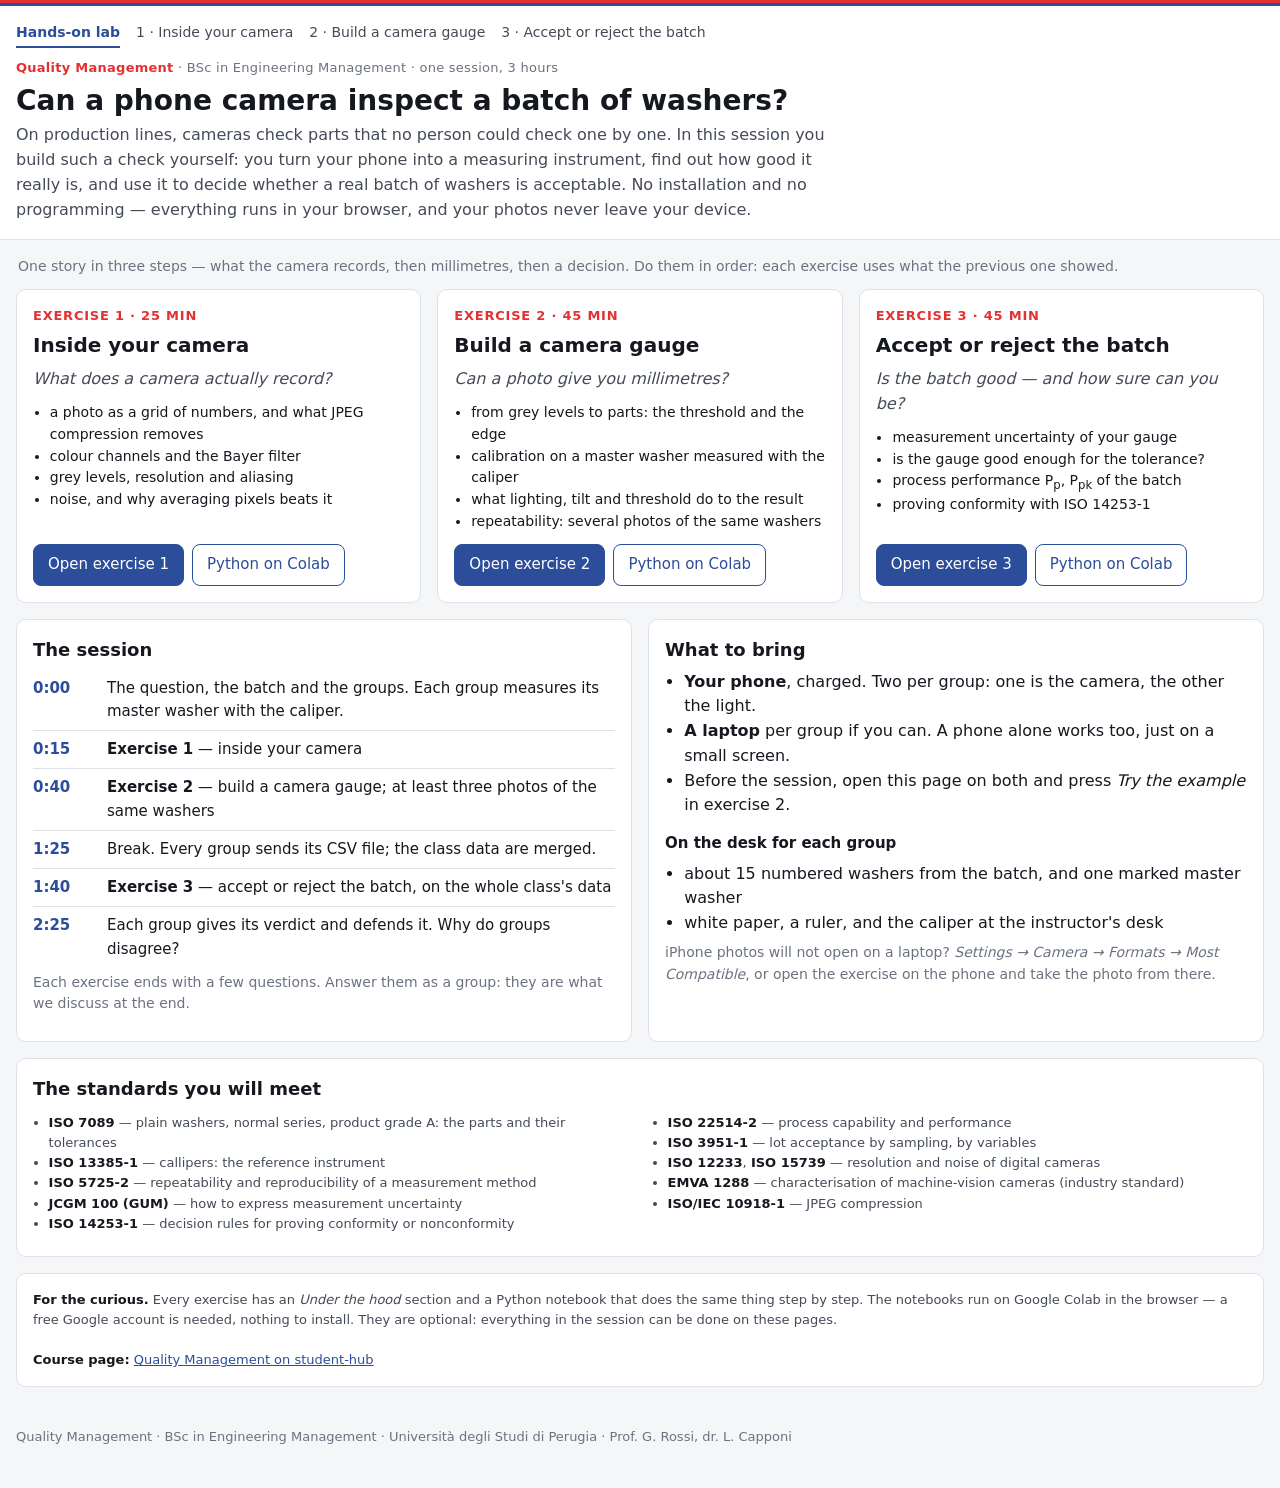
<file: materials/quality-management/hands-on/index.html>
<!DOCTYPE html>
<html lang="en">
<head>
<meta charset="utf-8">
<meta name="viewport" content="width=device-width, initial-scale=1">
<title>Hands-on lab — Quality Management</title>
<meta name="description" content="Can a phone camera inspect a batch of washers? Three hands-on exercises for the Quality Management course, University of Perugia.">
<link rel="stylesheet" href="lab.css">
</head>
<body>

<header class="top">
  <div class="rules"></div>
  <div class="top-in">
    <nav class="nav" aria-label="Lab exercises">
      <a class="home" href="index.html" aria-current="page">Hands-on lab</a>
      <a href="camera.html">1 · Inside your camera</a>
      <a href="gauge.html">2 · Build a camera gauge</a>
      <a href="batch.html">3 · Accept or reject the batch</a>
    </nav>
    <div class="crumbs"><b>Quality Management</b> · BSc in Engineering Management · one session, 3 hours</div>
    <h1>Can a phone camera inspect a batch of washers?</h1>
    <p class="lead">On production lines, cameras check parts that no person could check one by one. In this session you build such a check yourself: you turn your phone into a measuring instrument, find out how good it really is, and use it to decide whether a real batch of washers is acceptable. No installation and no programming — everything runs in your browser, and your photos never leave your device.</p>
  </div>
</header>

<main>
  <p class="hint" style="margin:0 2px 12px">One story in three steps — what the camera records, then millimetres, then a decision. Do them in order: each exercise uses what the previous one showed.</p>
  <div class="ex-grid">
    <article class="card ex">
      <div class="num">Exercise 1 · 25 min</div>
      <h2>Inside your camera</h2>
      <p class="q">What does a camera actually record?</p>
      <ul>
        <li>a photo as a grid of numbers, and what JPEG compression removes</li>
        <li>colour channels and the Bayer filter</li>
        <li>grey levels, resolution and aliasing</li>
        <li>noise, and why averaging pixels beats it</li>
      </ul>
      <div class="go">
        <a class="btn" href="camera.html">Open exercise 1</a>
        <a class="btn ghost" href="https://colab.research.google.com/github/LolloCappo/student-hub/blob/main/materials/quality-management/hands-on/notebooks/1-inside-your-camera.ipynb" target="_blank" rel="noopener">Python on Colab</a>
      </div>
    </article>
    <article class="card ex">
      <div class="num">Exercise 2 · 45 min</div>
      <h2>Build a camera gauge</h2>
      <p class="q">Can a photo give you millimetres?</p>
      <ul>
        <li>from grey levels to parts: the threshold and the edge</li>
        <li>calibration on a master washer measured with the caliper</li>
        <li>what lighting, tilt and threshold do to the result</li>
        <li>repeatability: several photos of the same washers</li>
      </ul>
      <div class="go">
        <a class="btn" href="gauge.html">Open exercise 2</a>
        <a class="btn ghost" href="https://colab.research.google.com/github/LolloCappo/student-hub/blob/main/materials/quality-management/hands-on/notebooks/2-camera-gauge.ipynb" target="_blank" rel="noopener">Python on Colab</a>
      </div>
    </article>
    <article class="card ex">
      <div class="num">Exercise 3 · 45 min</div>
      <h2>Accept or reject the batch</h2>
      <p class="q">Is the batch good — and how sure can you be?</p>
      <ul>
        <li>measurement uncertainty of your gauge</li>
        <li>is the gauge good enough for the tolerance?</li>
        <li>process performance P<sub>p</sub>, P<sub>pk</sub> of the batch</li>
        <li>proving conformity with ISO 14253-1</li>
      </ul>
      <div class="go">
        <a class="btn" href="batch.html">Open exercise 3</a>
        <a class="btn ghost" href="https://colab.research.google.com/github/LolloCappo/student-hub/blob/main/materials/quality-management/hands-on/notebooks/3-accept-or-reject.ipynb" target="_blank" rel="noopener">Python on Colab</a>
      </div>
    </article>
  </div>

  <div class="two">
    <div class="card">
      <h2>The session</h2>
      <ul class="timeline">
        <li><span class="t">0:00</span><span>The question, the batch and the groups. Each group measures its master washer with the caliper.</span></li>
        <li><span class="t">0:15</span><span><b>Exercise 1</b> — inside your camera</span></li>
        <li><span class="t">0:40</span><span><b>Exercise 2</b> — build a camera gauge; at least three photos of the same washers</span></li>
        <li><span class="t">1:25</span><span>Break. Every group sends its CSV file; the class data are merged.</span></li>
        <li><span class="t">1:40</span><span><b>Exercise 3</b> — accept or reject the batch, on the whole class's data</span></li>
        <li><span class="t">2:25</span><span>Each group gives its verdict and defends it. Why do groups disagree?</span></li>
      </ul>
      <p class="hint">Each exercise ends with a few questions. Answer them as a group: they are what we discuss at the end.</p>
    </div>
    <div class="card">
      <h2>What to bring</h2>
      <ul class="kit">
        <li><b>Your phone</b>, charged. Two per group: one is the camera, the other the light.</li>
        <li><b>A laptop</b> per group if you can. A phone alone works too, just on a small screen.</li>
        <li>Before the session, open this page on both and press <i>Try the example</i> in exercise 2.</li>
      </ul>
      <h3>On the desk for each group</h3>
      <ul class="kit">
        <li>about 15 numbered washers from the batch, and one marked master washer</li>
        <li>white paper, a ruler, and the caliper at the instructor's desk</li>
      </ul>
      <p class="hint">iPhone photos will not open on a laptop? <i>Settings → Camera → Formats → Most Compatible</i>, or open the exercise on the phone and take the photo from there.</p>
    </div>
  </div>

  <div class="card">
    <h2>The standards you will meet</h2>
    <div class="two" style="gap:4px 24px">
      <ul class="kit std">
        <li><b>ISO 7089</b> — plain washers, normal series, product grade A: the parts and their tolerances</li>
        <li><b>ISO 13385-1</b> — callipers: the reference instrument</li>
        <li><b>ISO 5725-2</b> — repeatability and reproducibility of a measurement method</li>
        <li><b>JCGM 100 (GUM)</b> — how to express measurement uncertainty</li>
        <li><b>ISO 14253-1</b> — decision rules for proving conformity or nonconformity</li>
      </ul>
      <ul class="kit std">
        <li><b>ISO 22514-2</b> — process capability and performance</li>
        <li><b>ISO 3951-1</b> — lot acceptance by sampling, by variables</li>
        <li><b>ISO 12233</b>, <b>ISO 15739</b> — resolution and noise of digital cameras</li>
        <li><b>EMVA 1288</b> — characterisation of machine-vision cameras (industry standard)</li>
        <li><b>ISO/IEC 10918-1</b> — JPEG compression</li>
      </ul>
    </div>
  </div>

  <div class="card std">
    <b>For the curious.</b> Every exercise has an <i>Under the hood</i> section and a Python notebook that does the same thing step by step. The notebooks run on Google Colab in the browser — a free Google account is needed, nothing to install. They are optional: everything in the session can be done on these pages.
    <br><br>
    <b>Course page:</b> <a href="https://github.com/LolloCappo/student-hub/tree/main/materials/quality-management">Quality Management on student-hub</a>
  </div>
</main>

<footer>Quality Management · BSc in Engineering Management · Università degli Studi di Perugia · Prof. G. Rossi, dr. L. Capponi</footer>
</body>
</html>
</file>
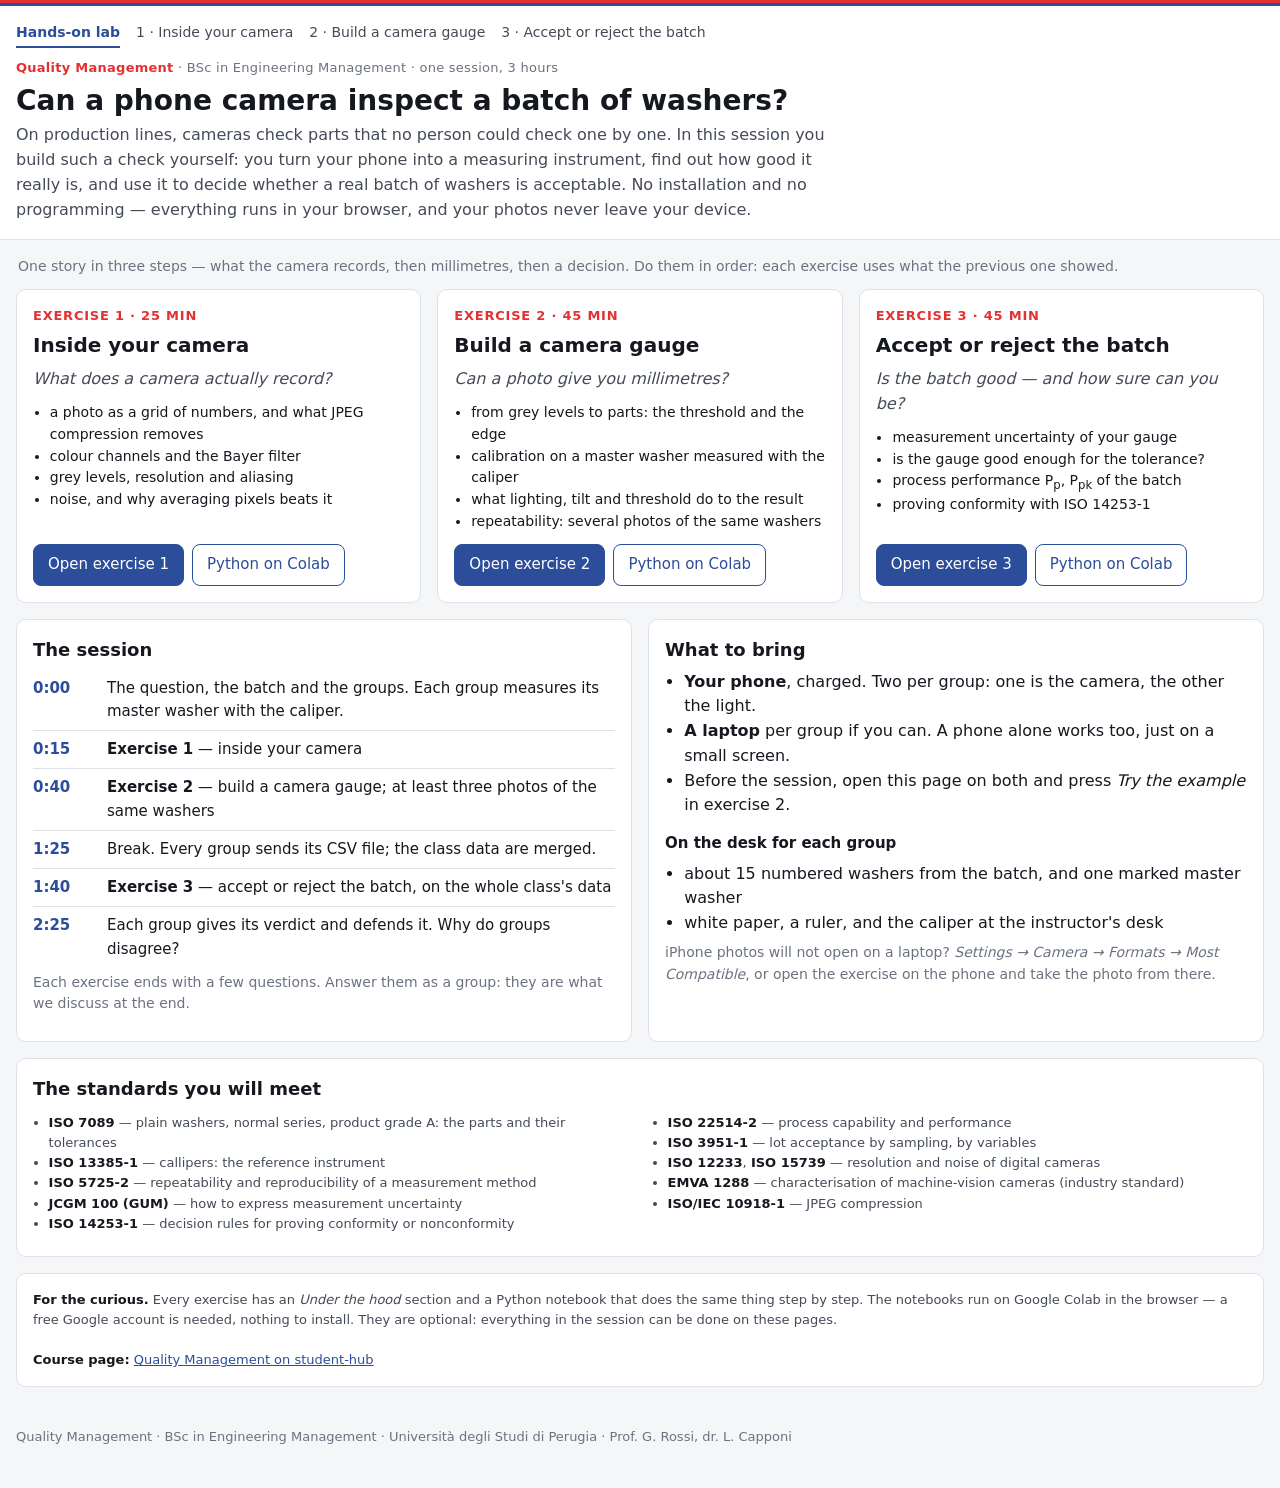
<file: materials/quality-management/lab/index.html>
<!DOCTYPE html>
<html lang="en">
<head>
<meta charset="utf-8">
<meta name="viewport" content="width=device-width, initial-scale=1">
<title>Hands-on lab — Quality Management</title>
<meta name="description" content="Can a phone camera inspect a batch of washers? Three hands-on exercises for the Quality Management course, University of Perugia.">
<link rel="stylesheet" href="lab.css">
</head>
<body>

<header class="top">
  <div class="rules"></div>
  <div class="top-in">
    <nav class="nav" aria-label="Lab exercises">
      <a class="home" href="index.html" aria-current="page">Hands-on lab</a>
      <a href="camera.html">1 · Inside your camera</a>
      <a href="gauge.html">2 · Build a camera gauge</a>
      <a href="batch.html">3 · Accept or reject the batch</a>
    </nav>
    <div class="crumbs"><b>Quality Management</b> · BSc in Engineering Management · one session, 3 hours</div>
    <h1>Can a phone camera inspect a batch of washers?</h1>
    <p class="lead">On production lines, cameras check parts that no person could check one by one. In this session you build such a check yourself: you turn your phone into a measuring instrument, find out how good it really is, and use it to decide whether a real batch of washers is acceptable. No installation and no programming — everything runs in your browser, and your photos never leave your device.</p>
  </div>
</header>

<main>
  <p class="hint" style="margin:0 2px 12px">One story in three steps — what the camera records, then millimetres, then a decision. Do them in order: each exercise uses what the previous one showed.</p>
  <div class="ex-grid">
    <article class="card ex">
      <div class="num">Exercise 1 · 25 min</div>
      <h2>Inside your camera</h2>
      <p class="q">What does a camera actually record?</p>
      <ul>
        <li>a photo as a grid of numbers, and what JPEG compression removes</li>
        <li>colour channels and the Bayer filter</li>
        <li>grey levels, resolution and aliasing</li>
        <li>noise, and why averaging pixels beats it</li>
      </ul>
      <div class="go">
        <a class="btn" href="camera.html">Open exercise 1</a>
        <a class="btn ghost" href="https://colab.research.google.com/github/LolloCappo/student-hub/blob/main/materials/quality-management/lab/notebooks/1-inside-your-camera.ipynb" target="_blank" rel="noopener">Python on Colab</a>
      </div>
    </article>
    <article class="card ex">
      <div class="num">Exercise 2 · 45 min</div>
      <h2>Build a camera gauge</h2>
      <p class="q">Can a photo give you millimetres?</p>
      <ul>
        <li>from grey levels to parts: the threshold and the edge</li>
        <li>calibration on a master washer measured with the caliper</li>
        <li>what lighting, tilt and threshold do to the result</li>
        <li>repeatability: several photos of the same washers</li>
      </ul>
      <div class="go">
        <a class="btn" href="gauge.html">Open exercise 2</a>
        <a class="btn ghost" href="https://colab.research.google.com/github/LolloCappo/student-hub/blob/main/materials/quality-management/lab/notebooks/2-camera-gauge.ipynb" target="_blank" rel="noopener">Python on Colab</a>
      </div>
    </article>
    <article class="card ex">
      <div class="num">Exercise 3 · 45 min</div>
      <h2>Accept or reject the batch</h2>
      <p class="q">Is the batch good — and how sure can you be?</p>
      <ul>
        <li>measurement uncertainty of your gauge</li>
        <li>is the gauge good enough for the tolerance?</li>
        <li>process performance P<sub>p</sub>, P<sub>pk</sub> of the batch</li>
        <li>proving conformity with ISO 14253-1</li>
      </ul>
      <div class="go">
        <a class="btn" href="batch.html">Open exercise 3</a>
        <a class="btn ghost" href="https://colab.research.google.com/github/LolloCappo/student-hub/blob/main/materials/quality-management/lab/notebooks/3-accept-or-reject.ipynb" target="_blank" rel="noopener">Python on Colab</a>
      </div>
    </article>
  </div>

  <div class="two">
    <div class="card">
      <h2>The session</h2>
      <ul class="timeline">
        <li><span class="t">0:00</span><span>The question, the batch and the groups. Each group measures its master washer with the caliper.</span></li>
        <li><span class="t">0:15</span><span><b>Exercise 1</b> — inside your camera</span></li>
        <li><span class="t">0:40</span><span><b>Exercise 2</b> — build a camera gauge; at least three photos of the same washers</span></li>
        <li><span class="t">1:25</span><span>Break. Every group sends its CSV file; the class data are merged.</span></li>
        <li><span class="t">1:40</span><span><b>Exercise 3</b> — accept or reject the batch, on the whole class's data</span></li>
        <li><span class="t">2:25</span><span>Each group gives its verdict and defends it. Why do groups disagree?</span></li>
      </ul>
      <p class="hint">Each exercise ends with a few questions. Answer them as a group: they are what we discuss at the end.</p>
    </div>
    <div class="card">
      <h2>What to bring</h2>
      <ul class="kit">
        <li><b>Your phone</b>, charged. Two per group: one is the camera, the other the light.</li>
        <li><b>A laptop</b> per group if you can. A phone alone works too, just on a small screen.</li>
        <li>Before the session, open this page on both and press <i>Try the example</i> in exercise 2.</li>
      </ul>
      <h3>On the desk for each group</h3>
      <ul class="kit">
        <li>about 15 numbered washers from the batch, and one marked master washer</li>
        <li>white paper, a ruler, and the caliper at the instructor's desk</li>
      </ul>
      <p class="hint">iPhone photos will not open on a laptop? <i>Settings → Camera → Formats → Most Compatible</i>, or open the exercise on the phone and take the photo from there.</p>
    </div>
  </div>

  <div class="card">
    <h2>The standards you will meet</h2>
    <div class="two" style="gap:4px 24px">
      <ul class="kit std">
        <li><b>ISO 7089</b> — plain washers, normal series, product grade A: the parts and their tolerances</li>
        <li><b>ISO 13385-1</b> — callipers: the reference instrument</li>
        <li><b>ISO 5725-2</b> — repeatability and reproducibility of a measurement method</li>
        <li><b>JCGM 100 (GUM)</b> — how to express measurement uncertainty</li>
        <li><b>ISO 14253-1</b> — decision rules for proving conformity or nonconformity</li>
      </ul>
      <ul class="kit std">
        <li><b>ISO 22514-2</b> — process capability and performance</li>
        <li><b>ISO 3951-1</b> — lot acceptance by sampling, by variables</li>
        <li><b>ISO 12233</b>, <b>ISO 15739</b> — resolution and noise of digital cameras</li>
        <li><b>EMVA 1288</b> — characterisation of machine-vision cameras (industry standard)</li>
        <li><b>ISO/IEC 10918-1</b> — JPEG compression</li>
      </ul>
    </div>
  </div>

  <div class="card std">
    <b>For the curious.</b> Every exercise has an <i>Under the hood</i> section and a Python notebook that does the same thing step by step. The notebooks run on Google Colab in the browser — a free Google account is needed, nothing to install. They are optional: everything in the session can be done on these pages.
    <br><br>
    <b>Course page:</b> <a href="https://github.com/LolloCappo/student-hub/tree/main/materials/quality-management">Quality Management on student-hub</a>
  </div>
</main>

<footer>Quality Management · BSc in Engineering Management · Università degli Studi di Perugia · Prof. G. Rossi, dr. L. Capponi</footer>
</body>
</html>
</file>
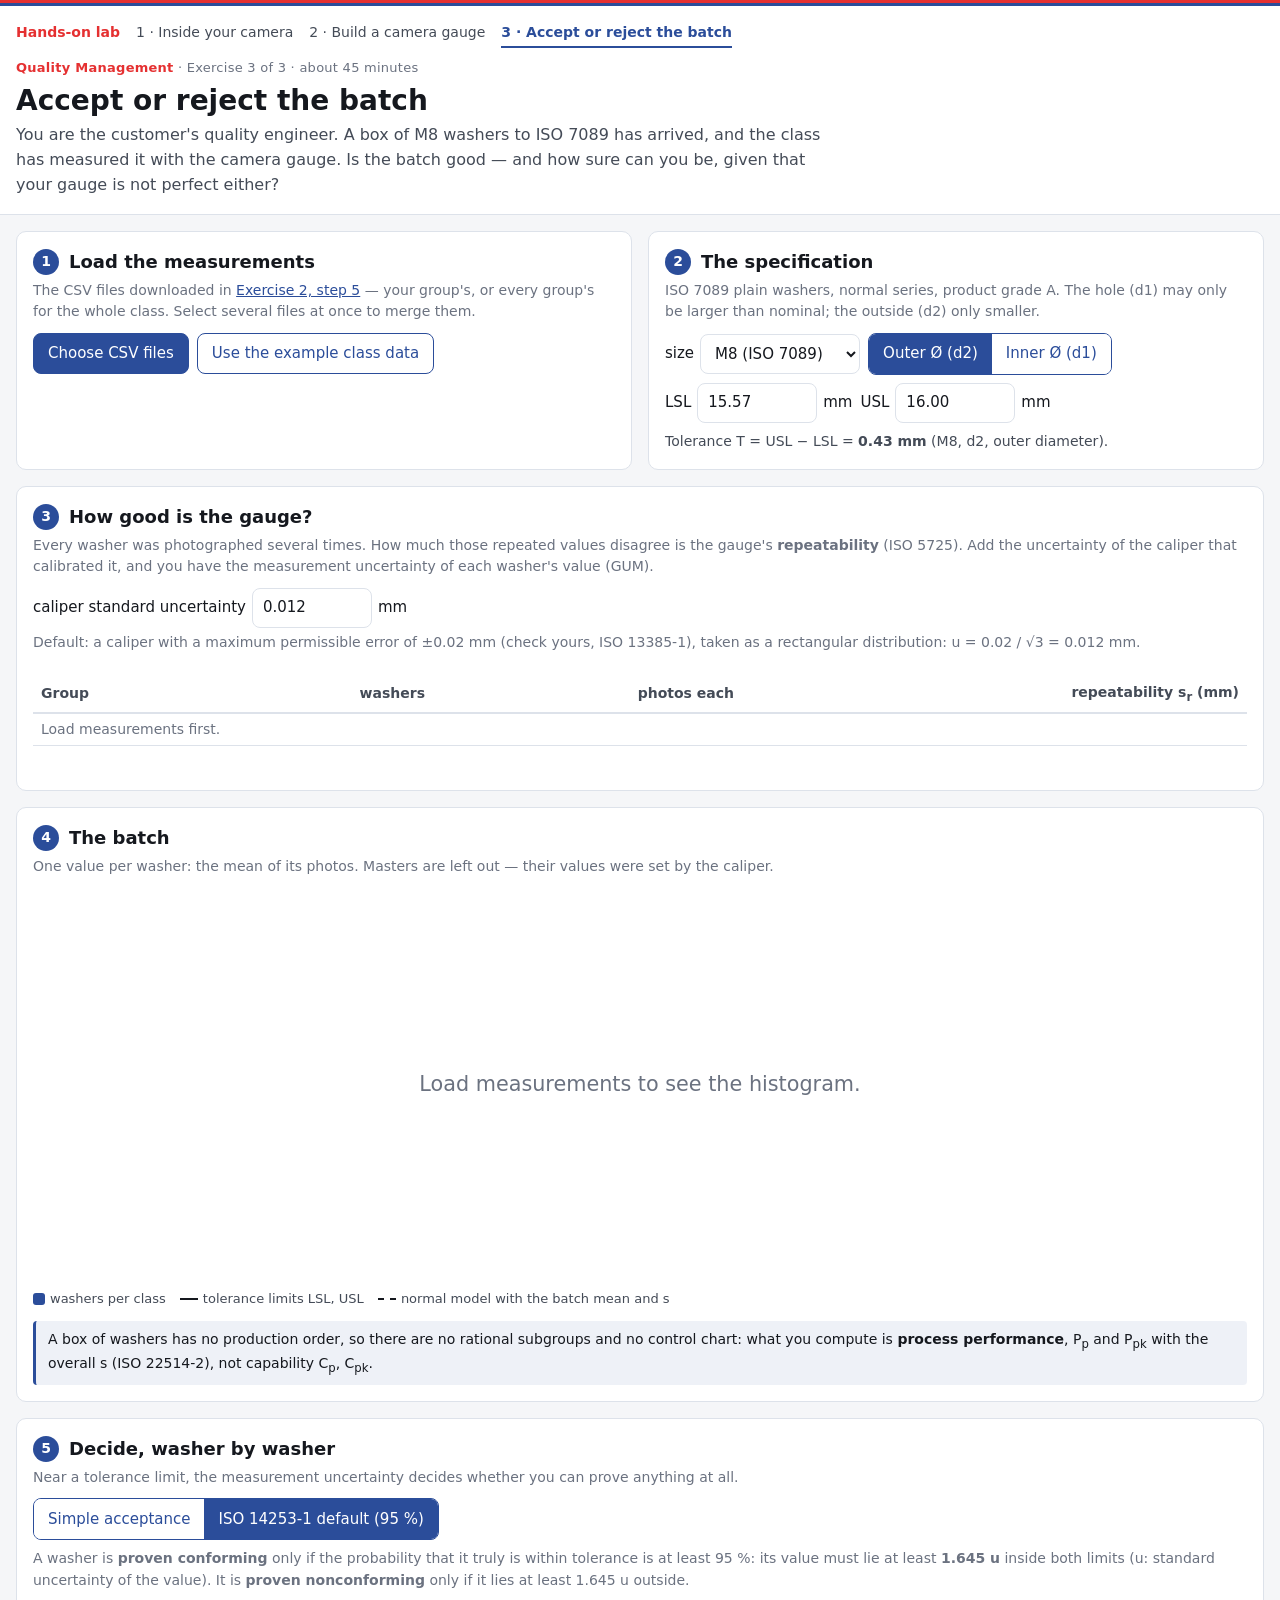
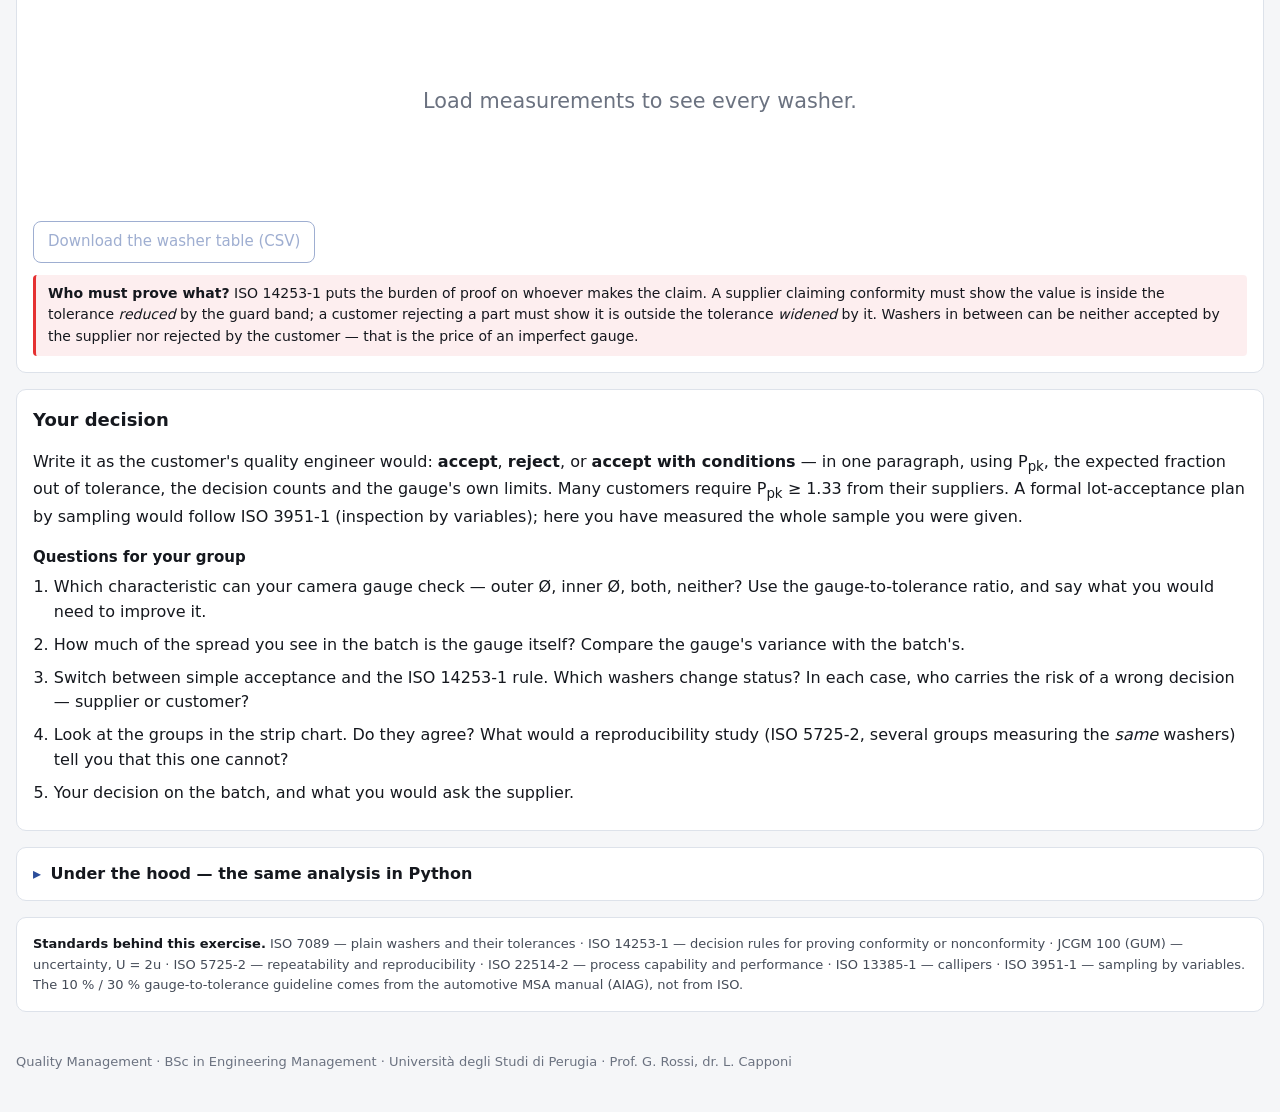
<file: materials/quality-management/hands-on/batch.html>
<!DOCTYPE html>
<html lang="en">
<head>
<meta charset="utf-8">
<meta name="viewport" content="width=device-width, initial-scale=1">
<title>Accept or reject the batch — Quality Management lab</title>
<meta name="description" content="Use the class's camera measurements to decide whether a batch of ISO 7089 washers is acceptable — and how sure you can be.">
<link rel="stylesheet" href="lab.css">
</head>
<body>

<header class="top">
  <div class="rules"></div>
  <div class="top-in">
    <nav class="nav" aria-label="Lab exercises">
      <a class="home" href="index.html">Hands-on lab</a>
      <a href="camera.html">1 · Inside your camera</a>
      <a href="gauge.html">2 · Build a camera gauge</a>
      <a href="batch.html" aria-current="page">3 · Accept or reject the batch</a>
    </nav>
    <div class="crumbs"><b>Quality Management</b> · Exercise 3 of 3 · about 45 minutes</div>
    <h1>Accept or reject the batch</h1>
    <p class="lead">You are the customer's quality engineer. A box of M8 washers to ISO 7089 has arrived, and the class has measured it with the camera gauge. Is the batch good — and how sure can you be, given that your gauge is not perfect either?</p>
  </div>
</header>

<main>
  <div class="two">
    <div class="card">
      <h2><span class="step-n">1</span>Load the measurements</h2>
      <p class="hint">The CSV files downloaded in <a href="gauge.html#step5">Exercise 2, step 5</a> — your group's, or every group's for the whole class. Select several files at once to merge them.</p>
      <div class="row">
        <label class="btn" for="file">Choose CSV files</label>
        <input type="file" id="file" accept=".csv,text/csv" multiple hidden>
        <button class="ghost" id="btnDemo" type="button">Use the example class data</button>
      </div>
      <div class="status" id="loadStatus"></div>
    </div>

    <div class="card">
      <h2><span class="step-n">2</span>The specification</h2>
      <p class="hint">ISO 7089 plain washers, normal series, product grade A. The hole (d1) may only be larger than nominal; the outside (d2) only smaller.</p>
      <div class="row">
        <label class="inline">size <select id="size"></select></label>
        <div class="seg" role="group" aria-label="Characteristic">
          <button type="button" id="cOD" aria-pressed="true">Outer Ø (d2)</button>
          <button type="button" id="cID" aria-pressed="false">Inner Ø (d1)</button>
        </div>
      </div>
      <div class="row" style="margin-top:8px">
        <label class="inline">LSL <input type="number" id="lsl" step="0.01"> mm</label>
        <label class="inline">USL <input type="number" id="usl" step="0.01"> mm</label>
      </div>
      <div class="status" id="specStatus"></div>
    </div>
  </div>

  <div class="card">
    <h2><span class="step-n">3</span>How good is the gauge?</h2>
    <p class="hint">Every washer was photographed several times. How much those repeated values disagree is the gauge's <b>repeatability</b> (ISO 5725). Add the uncertainty of the caliper that calibrated it, and you have the measurement uncertainty of each washer's value (GUM).</p>
    <div class="row">
      <label class="inline">caliper standard uncertainty <input type="number" id="ucal" step="0.001" min="0" value="0.012"> mm</label>
    </div>
    <p class="hint">Default: a caliper with a maximum permissible error of ±0.02 mm (check yours, ISO 13385-1), taken as a rectangular distribution: u = 0.02 / √3 = 0.012 mm.</p>
    <div class="figs" id="gaugeFigs"></div>
    <div class="tbl-wrap" style="margin-top:12px">
      <table>
        <thead><tr><th>Group</th><th class="num">washers</th><th class="num">photos each</th><th class="num">repeatability s<sub>r</sub> (mm)</th></tr></thead>
        <tbody id="groupBody"><tr><td colspan="4" class="hint">Load measurements first.</td></tr></tbody>
      </table>
    </div>
    <div class="status" id="gaugeStatus"></div>
  </div>

  <div class="card">
    <h2><span class="step-n">4</span>The batch</h2>
    <p class="hint">One value per washer: the mean of its photos. Masters are left out — their values were set by the caliper.</p>
    <div class="figs" id="batchFigs"></div>
    <div class="chart" id="histBox" style="margin-top:12px">
      <svg id="histSvg" viewBox="0 0 760 240" role="img" aria-label="Histogram of washer diameters with the tolerance limits"></svg>
      <div class="tip" id="histTip"></div>
    </div>
    <div class="legend">
      <span><span class="sw" style="background:var(--blue)"></span>washers per class</span>
      <span><span class="ln"></span>tolerance limits LSL, USL</span>
      <span><span class="ln dash"></span>normal model with the batch mean and s</span>
    </div>
    <div class="note">A box of washers has no production order, so there are no rational subgroups and no control chart: what you compute is <b>process performance</b>, P<sub>p</sub> and P<sub>pk</sub> with the overall s (ISO 22514-2), not capability C<sub>p</sub>, C<sub>pk</sub>.</div>
  </div>

  <div class="card">
    <h2><span class="step-n">5</span>Decide, washer by washer</h2>
    <p class="hint">Near a tolerance limit, the measurement uncertainty decides whether you can prove anything at all.</p>
    <div class="seg" role="group" aria-label="Decision rule">
      <button type="button" id="rSimple" aria-pressed="false">Simple acceptance</button>
      <button type="button" id="rISO" aria-pressed="true">ISO 14253-1 default (95 %)</button>
    </div>
    <p class="hint" id="ruleText" style="margin-top:8px"></p>
    <div class="row" id="pills" style="margin-top:4px"></div>
    <div class="chart" id="stripBox" style="margin-top:10px">
      <svg id="stripSvg" viewBox="0 0 760 260" role="img" aria-label="Every washer by group, against the tolerance and acceptance limits"></svg>
      <div class="tip" id="stripTip"></div>
    </div>
    <div class="legend" id="stripLegend"></div>
    <div class="row" style="margin-top:12px">
      <button class="ghost" id="btnCSV" type="button" disabled>Download the washer table (CSV)</button>
    </div>
    <div class="why"><b>Who must prove what?</b> ISO 14253-1 puts the burden of proof on whoever makes the claim. A supplier claiming conformity must show the value is inside the tolerance <i>reduced</i> by the guard band; a customer rejecting a part must show it is outside the tolerance <i>widened</i> by it. Washers in between can be neither accepted by the supplier nor rejected by the customer — that is the price of an imperfect gauge.</div>
  </div>

  <div class="card">
    <h2>Your decision</h2>
    <p>Write it as the customer's quality engineer would: <b>accept</b>, <b>reject</b>, or <b>accept with conditions</b> — in one paragraph, using P<sub>pk</sub>, the expected fraction out of tolerance, the decision counts and the gauge's own limits. Many customers require P<sub>pk</sub> ≥ 1.33 from their suppliers. A formal lot-acceptance plan by sampling would follow ISO 3951-1 (inspection by variables); here you have measured the whole sample you were given.</p>
    <h3>Questions for your group</h3>
    <ol class="q">
      <li>Which characteristic can your camera gauge check — outer Ø, inner Ø, both, neither? Use the gauge-to-tolerance ratio, and say what you would need to improve it.</li>
      <li>How much of the spread you see in the batch is the gauge itself? Compare the gauge's variance with the batch's.</li>
      <li>Switch between simple acceptance and the ISO 14253-1 rule. Which washers change status? In each case, who carries the risk of a wrong decision — supplier or customer?</li>
      <li>Look at the groups in the strip chart. Do they agree? What would a reproducibility study (ISO 5725-2, several groups measuring the <i>same</i> washers) tell you that this one cannot?</li>
      <li>Your decision on the batch, and what you would ask the supplier.</li>
    </ol>
  </div>

  <details>
    <summary>Under the hood — the same analysis in Python</summary>
    <div class="in">
      <p class="hint" style="margin-top:0">For the curious: the notebook does this analysis with pandas, step by step, on the example data or on your class's CSV files. It runs on Google Colab — nothing to install (a free Google account is needed).</p>
      <p><a class="btn" href="https://colab.research.google.com/github/LolloCappo/student-hub/blob/main/materials/quality-management/hands-on/notebooks/3-accept-or-reject.ipynb" target="_blank" rel="noopener">Open the notebook in Colab</a></p>
<pre id="pyCode">import numpy as np, pandas as pd
from scipy.stats import norm

df = pd.read_csv("example-class.csv")
df = df[df.master.astype(str).str.lower() != "true"]                  # masters were set by the caliper
by = df.groupby(["group", "part"]).od_mm                              # one washer = group + part name

s_r = np.sqrt((by.var() * (by.count() - 1)).sum() / (by.count() - 1).sum())   # pooled repeatability
u   = np.sqrt(s_r**2 / by.count().median() + 0.012**2)                # + caliper; for a mean of n photos
x   = by.mean()                                                       # one value per washer

LSL, USL = 15.57, 16.00                                               # ISO 7089, M8, outer diameter
m, s = x.mean(), x.std()
print(f"6u/T = {6 * u / (USL - LSL):.0%}   Pp = {(USL - LSL) / (6 * s):.2f}   Ppk = {min(USL - m, m - LSL) / (3 * s):.2f}")
print(f"expected out of tolerance: {1e6 * (norm.cdf(LSL, m, s) + norm.sf(USL, m, s)):.0f} ppm")

g = 1.645 * u                                                         # ISO 14253-1: 95 % conformance probability
status = np.where((x >= LSL + g) & (x <= USL - g), "conforming",
         np.where((x < LSL - g) | (x > USL + g), "nonconforming", "cannot decide"))
print(pd.Series(status).value_counts())</pre>
      <button class="ghost" id="btnCopy" type="button">Copy code</button>
    </div>
  </details>

  <div class="card std">
    <b>Standards behind this exercise.</b> ISO 7089 — plain washers and their tolerances ·
    ISO 14253-1 — decision rules for proving conformity or nonconformity ·
    JCGM 100 (GUM) — uncertainty, U = 2u ·
    ISO 5725-2 — repeatability and reproducibility ·
    ISO 22514-2 — process capability and performance ·
    ISO 13385-1 — callipers · ISO 3951-1 — sampling by variables.
    The 10 % / 30 % gauge-to-tolerance guideline comes from the automotive MSA manual (AIAG), not from ISO.
  </div>
</main>

<footer>Quality Management · BSc in Engineering Management · Università degli Studi di Perugia · Prof. G. Rossi, dr. L. Capponi</footer>

<script>
'use strict';
const $ = (s) => document.querySelector(s);

/* ISO 7089, product grade A: d1 (hole) and d2 (outside), limits in mm */
const ISO7089 = {
  M5: { d1: [5.30, 5.48], d2: [9.64, 10.00] },
  M6: { d1: [6.40, 6.62], d2: [11.57, 12.00] },
  M8: { d1: [8.40, 8.62], d2: [15.57, 16.00] },
  M10: { d1: [10.50, 10.77], d2: [19.48, 20.00] },
  M12: { d1: [13.00, 13.27], d2: [23.48, 24.00] },
};
const st = { rows: [], files: [], size: 'M8', ch: 'od', lsl: null, usl: null, rule: 'iso', res: null };

/* ---------------- CSV ---------------- */
function parseCSV(text) {
  const out = []; let row = [], cell = '', q = false;
  for (let i = 0; i < text.length; i++) {
    const c = text[i];
    if (q) { if (c === '"') { if (text[i + 1] === '"') { cell += '"'; i++; } else q = false; } else cell += c; }
    else if (c === '"') q = true;
    else if (c === ',') { row.push(cell); cell = ''; }
    else if (c === '\n' || c === '\r') { if (c === '\r' && text[i + 1] === '\n') i++; row.push(cell); cell = ''; if (row.some(v => v !== '')) out.push(row); row = []; }
    else cell += c;
  }
  row.push(cell); if (row.some(v => v !== '')) out.push(row);
  if (!out.length) return [];
  const head = out[0].map(h => h.trim().toLowerCase());
  return out.slice(1).map(r => Object.fromEntries(head.map((h, i) => [h, (r[i] || '').trim()])));
}

function addCSV(text, fname) {
  const recs = parseCSV(text);
  if (!recs.length || !('od_mm' in recs[0]) || !('part' in recs[0])) return `${fname}: not a gauge CSV (needs columns part, od_mm, id_mm).`;
  const stem = fname.replace(/\.csv$/i, '');
  for (const r of recs) {
    const od = parseFloat(r.od_mm), id = parseFloat(r.id_mm);
    if (isNaN(od) && isNaN(id)) continue;
    st.rows.push({ group: r.group || stem, part: r.part, od: isNaN(od) ? null : od, id: isNaN(id) ? null : id, master: /^true$/i.test(r.master || '') });
  }
  return null;
}

$('#file').addEventListener('change', async (e) => {
  const files = [...(e.target.files || [])]; if (!files.length) return;
  st.rows = []; const errs = [];
  for (const f of files) { const err = addCSV(await f.text(), f.name); if (err) errs.push(err); }
  st.files = files.map(f => f.name);
  e.target.value = '';
  afterLoad(errs);
});
$('#btnDemo').addEventListener('click', () => {
  const go = () => { st.rows = []; addCSV(window.EXAMPLE_CLASS_CSV, 'example-class.csv'); st.files = ['example class data']; afterLoad([]); };
  if (window.EXAMPLE_CLASS_CSV) return go();
  const s = document.createElement('script'); s.src = 'data/example-class.js'; s.onload = go;
  s.onerror = () => setStatus('#loadStatus', 'The example data could not be loaded.', true);
  document.head.appendChild(s);
});
function afterLoad(errs) {
  const groups = new Set(st.rows.map(r => r.group));
  const washers = new Set(st.rows.filter(r => !r.master).map(r => r.group + '/' + r.part));
  setStatus('#loadStatus', (errs.length ? errs.join(' ') + ' ' : '') +
    `<b>${st.rows.length} measurements</b> · ${groups.size} group${groups.size === 1 ? '' : 's'} · ${washers.size} washers (masters excluded).`, errs.length > 0, true);
  $('#btnCSV').disabled = !washers.size;
  analyse();
}

/* ---------------- specification ---------------- */
const sizeSel = $('#size');
sizeSel.innerHTML = Object.keys(ISO7089).map(k => `<option value="${k}" ${k === 'M8' ? 'selected' : ''}>${k} (ISO 7089)</option>`).join('') + '<option value="custom">custom</option>';
sizeSel.addEventListener('change', () => { st.size = sizeSel.value; setSpec(); });
$('#cOD').addEventListener('click', () => { st.ch = 'od'; press('#cOD', '#cID'); setSpec(); });
$('#cID').addEventListener('click', () => { st.ch = 'id'; press('#cID', '#cOD'); setSpec(); });
$('#lsl').addEventListener('input', () => { sizeSel.value = 'custom'; st.size = 'custom'; readSpec(); analyse(); });
$('#usl').addEventListener('input', () => { sizeSel.value = 'custom'; st.size = 'custom'; readSpec(); analyse(); });
$('#ucal').addEventListener('input', analyse);
function press(on, off) { $(on).setAttribute('aria-pressed', 'true'); $(off).setAttribute('aria-pressed', 'false'); }
function setSpec() {
  if (st.size !== 'custom') {
    const [l, u] = ISO7089[st.size][st.ch === 'od' ? 'd2' : 'd1'];
    $('#lsl').value = l.toFixed(2); $('#usl').value = u.toFixed(2);
  }
  readSpec(); analyse();
}
function readSpec() {
  st.lsl = parseFloat($('#lsl').value); st.usl = parseFloat($('#usl').value);
  const ok = st.usl > st.lsl;
  setStatus('#specStatus', ok ? `Tolerance T = USL − LSL = <b>${(st.usl - st.lsl).toFixed(2)} mm</b>` + (st.size !== 'custom' ? ` (${st.size}, ${st.ch === 'od' ? 'd2, outer' : 'd1, inner'} diameter).` : '.') : 'USL must be larger than LSL.', !ok, true);
}

/* ---------------- statistics ---------------- */
function mean(a) { return a.reduce((s, v) => s + v, 0) / a.length; }
function variance(a) { const m = mean(a); return a.reduce((s, v) => s + (v - m) ** 2, 0) / (a.length - 1); }
function median(a) { const b = [...a].sort((x, y) => x - y); return b.length % 2 ? b[b.length >> 1] : (b[b.length / 2 - 1] + b[b.length / 2]) / 2; }
function erf(x) { // Abramowitz & Stegun 7.1.26, |error| < 1.5e-7
  const s = Math.sign(x); x = Math.abs(x);
  const t = 1 / (1 + 0.3275911 * x);
  return s * (1 - (((((1.061405429 * t - 1.453152027) * t) + 1.421413741) * t - 0.284496736) * t + 0.254829592) * t * Math.exp(-x * x));
}
const Phi = (z) => 0.5 * (1 + erf(z / Math.SQRT2));

function analyse() {
  if (!st.rows.length || !(st.usl > st.lsl)) { st.res = null; drawAll(); return; }
  const key = st.ch, ucal = Math.max(0, parseFloat($('#ucal').value) || 0);
  const W = new Map();
  for (const r of st.rows) {
    if (r.master || r[key] == null) continue;
    const k = r.group + '/' + r.part;
    if (!W.has(k)) W.set(k, { group: r.group, part: r.part, vals: [] });
    W.get(k).vals.push(r[key]);
  }
  const washers = [...W.values()];
  if (!washers.length) { st.res = null; drawAll(); return; }
  // pooled repeatability, overall and per group
  const pool = (list) => { let num = 0, den = 0; for (const w of list) if (w.vals.length > 1) { num += variance(w.vals) * (w.vals.length - 1); den += w.vals.length - 1; } return den ? { s: Math.sqrt(num / den), dof: den } : null; };
  const rep = pool(washers);
  const nTyp = median(washers.map(w => w.vals.length));
  const groups = [...new Set(washers.map(w => w.group))].sort((a, b) => a.localeCompare(b, 'en', { numeric: true }));
  const perGroup = groups.map(g => { const l = washers.filter(w => w.group === g); return { g, n: l.length, photos: median(l.map(w => w.vals.length)), rep: pool(l) }; });
  const uRep = rep ? rep.s / Math.sqrt(nTyp) : null;
  const u = uRep != null ? Math.sqrt(uRep ** 2 + ucal ** 2) : null;
  // batch
  for (const w of washers) w.x = mean(w.vals);
  const xs = washers.map(w => w.x), n = xs.length, m = mean(xs), s = n > 1 ? Math.sqrt(variance(xs)) : null;
  const T = st.usl - st.lsl;
  const pp = s ? T / (6 * s) : null, ppk = s ? Math.min(st.usl - m, m - st.lsl) / (3 * s) : null;
  const pOut = s ? Phi((st.lsl - m) / s) + (1 - Phi((st.usl - m) / s)) : null;
  // decisions
  const g = st.rule === 'iso' && u != null ? 1.645 * u : 0;
  for (const w of washers) {
    if (w.x >= st.lsl + g && w.x <= st.usl - g) w.status = 'ok';
    else if (w.x < st.lsl - g || w.x > st.usl + g) w.status = 'bad';
    else w.status = 'warn';
  }
  st.res = { washers, groups, perGroup, rep, nTyp, uRep, ucal, u, U: u != null ? 2 * u : null, g, m, s, n, pp, ppk, pOut, T,
             gaugeShare: s && uRep ? uRep ** 2 / s ** 2 : null };
  drawAll();
}

/* ---------------- drawing ---------------- */
const fmt = (v, d) => v == null || isNaN(v) ? '—' : v.toFixed(d);
const fig = (k, v, s) => `<div class="fig"><div class="k">${k}</div><div class="v">${v}</div><div class="s">${s}</div></div>`;
const STATUS = { ok: { word: 'conforming', sym: '✓', cls: 'ok' }, warn: { word: 'cannot be decided', sym: '?', cls: 'warn' }, bad: { word: 'nonconforming', sym: '✕', cls: 'bad' } };

function drawAll() {
  const r = st.res;
  $('#ruleText').innerHTML = st.rule === 'iso'
    ? `A washer is <b>proven conforming</b> only if the probability that it truly is within tolerance is at least 95 %: its value must lie at least <b>1.645 u</b> inside both limits (u: standard uncertainty of the value). It is <b>proven nonconforming</b> only if it lies at least 1.645 u outside.`
    : `Every measured value inside the tolerance is accepted, everything outside rejected — as if the gauge were perfect. Simple, and common in practice; the risk of a wrong decision is simply not stated.`;
  if (!r) {
    $('#gaugeFigs').innerHTML = $('#batchFigs').innerHTML = $('#pills').innerHTML = $('#stripLegend').innerHTML = '';
    $('#groupBody').innerHTML = '<tr><td colspan="4" class="hint">Load measurements first.</td></tr>';
    setStatus('#gaugeStatus', ''); drawHist(); drawStrip(); return;
  }
  // gauge
  const ratio = r.u != null ? 6 * r.u / r.T : null;
  const verdict = ratio == null ? '' : ratio <= 0.10 ? 'good enough for this tolerance' : ratio <= 0.30 ? 'marginal for this tolerance' : 'not good enough for this tolerance';
  $('#gaugeFigs').innerHTML =
    fig('Repeatability s<sub>r</sub>', fmt(r.rep && r.rep.s * 1000, 1) + ' µm', `one photo · ${r.rep ? r.rep.dof : 0} degrees of freedom`) +
    fig('Photos per washer', fmt(r.nTyp, 0), `the mean of ${fmt(r.nTyp, 0)} photos: s<sub>r</sub>/√${fmt(r.nTyp, 0)} = ${fmt(r.uRep && r.uRep * 1000, 1)} µm`) +
    fig('Uncertainty u', fmt(r.u && r.u * 1000, 1) + ' µm', `√(${fmt(r.uRep && r.uRep * 1000, 1)}² + ${fmt(r.ucal * 1000, 1)}²) µm, repeatability and caliper`) +
    fig('Expanded U = 2u', fmt(r.U && r.U * 1000, 0) + ' µm', 'about 95 % coverage (GUM, k = 2)') +
    fig('Gauge-to-tolerance 6u/T', fmt(ratio && ratio * 100, 0) + ' %', verdict);
  $('#groupBody').innerHTML = r.perGroup.map(p => `<tr><td>${esc(p.g)}</td><td class="num">${p.n}</td><td class="num">${fmt(p.photos, 0)}</td><td class="num">${p.rep ? fmt(p.rep.s, 4) : '— (one photo only)'}</td></tr>`).join('');
  setStatus('#gaugeStatus', r.rep ? `Guideline (AIAG MSA): 6u/T up to 10 % good, 10–30 % marginal, above 30 % not adequate. Here: <b>${verdict}</b>.` : 'Each washer needs at least two photos to estimate repeatability.', !r.rep || ratio > 0.3, true);
  // batch
  $('#batchFigs').innerHTML =
    fig('Washers', r.n, `${r.groups.length} group${r.groups.length === 1 ? '' : 's'}`) +
    fig('Mean', fmt(r.m, 3) + ' mm', `nominal limits ${fmt(st.lsl, 2)}–${fmt(st.usl, 2)}`) +
    fig('Standard deviation s', fmt(r.s && r.s * 1000, 1) + ' µm', r.gaugeShare != null ? `${fmt(r.gaugeShare * 100, 0)} % of its variance is the gauge` : 'between washers') +
    fig('P<sub>p</sub>', fmt(r.pp, 2), 'tolerance / 6s') +
    fig('P<sub>pk</sub>', fmt(r.ppk, 2), 'distance to nearest limit / 3s') +
    fig('Expected out of tolerance', r.pOut == null ? '—' : r.pOut * 1e6 < 1 ? '< 1 ppm' : fmt(r.pOut * 1e6, 0) + ' ppm', 'normal model, both tails');
  // decision pills
  const cnt = { ok: 0, warn: 0, bad: 0 }; r.washers.forEach(w => cnt[w.status]++);
  $('#pills').innerHTML = ['ok', 'warn', 'bad'].map(k => `<span class="pill ${STATUS[k].cls}">${STATUS[k].sym} ${cnt[k]} ${STATUS[k].word}</span>`).join('') +
    (st.rule === 'iso' && r.u != null ? `<span class="hint" style="margin:0">guard band g = 1.645 u = ${fmt(r.g * 1000, 0)} µm on each side</span>` : '');
  $('#stripLegend').innerHTML = ['ok', 'warn', 'bad'].map(k => `<span><span class="st-${k}" style="font-weight:700">${STATUS[k].sym}</span> ${STATUS[k].word}</span>`).join('') +
    `<span><span class="ln"></span>tolerance limits</span>` + (st.rule === 'iso' ? `<span><span class="sw" style="background:var(--warn-weak);border:1px solid #e9c48a"></span>guard band</span>` : '');
  drawHist(); drawStrip();
}

function axis(lo, hi, x0, x1) {
  const span = hi - lo, raw = span / 6, p = 10 ** Math.floor(Math.log10(raw));
  const step = [1, 2, 2.5, 5, 10].map(f => f * p).find(v => v >= raw);
  const ticks = []; for (let v = Math.ceil(lo / step) * step; v <= hi + 1e-9; v += step) ticks.push(+v.toFixed(6));
  return { X: (v) => x0 + (v - lo) / (hi - lo) * (x1 - x0), ticks, dec: Math.max(0, -Math.floor(Math.log10(step) + 1e-9)) };
}
function range(r) {
  const vals = r.washers.map(w => w.x).concat([st.lsl, st.usl]);
  const lo = Math.min(...vals), hi = Math.max(...vals), pad = (hi - lo) * 0.08;
  return [lo - pad, hi + pad];
}

function drawHist() {
  const svg = $('#histSvg'), r = st.res, Wd = 760, Hd = 240, L = 40, R = 16, T = 18, B = 36;
  if (!r) { svg.innerHTML = `<text x="${Wd / 2}" y="${Hd / 2}" text-anchor="middle" font-size="13" fill="#6b7280">Load measurements to see the histogram.</text>`; return; }
  const [lo, hi] = range(r), ax = axis(lo, hi, L, Wd - R);
  const k = Math.max(5, Math.min(20, Math.round(Math.sqrt(r.n)))), bw = (hi - lo) / k;
  const counts = new Array(k).fill(0); r.washers.forEach(w => counts[Math.min(k - 1, Math.floor((w.x - lo) / bw))]++);
  const peak = r.s ? r.n * bw / (r.s * Math.sqrt(2 * Math.PI)) : 0;     // top of the normal model
  const cmax = Math.max(...counts, 1), ymax = Math.max(cmax, peak) * 1.05, Y = (c) => Hd - B - c / ymax * (Hd - T - B);
  let s = '';
  for (let c = 0; c <= ymax; c += Math.max(1, Math.ceil(ymax / 4))) s +=`<line x1="${L}" x2="${Wd - R}" y1="${Y(c)}" y2="${Y(c)}" stroke="#eceff4"/><text x="${L - 6}" y="${Y(c) + 4}" font-size="11" text-anchor="end" fill="#6b7280">${c}</text>`;
  ax.ticks.forEach(v => s += `<text x="${ax.X(v)}" y="${Hd - B + 16}" font-size="11" text-anchor="middle" fill="#6b7280">${v.toFixed(ax.dec)}</text>`);
  s += `<text x="${(L + Wd - R) / 2}" y="${Hd - 4}" font-size="12" text-anchor="middle" fill="#444b57">${st.ch === 'od' ? 'outer' : 'inner'} diameter (mm), mean of the photos of each washer</text>`;
  counts.forEach((c, i) => {
    if (!c) return;
    const x = ax.X(lo + i * bw) + 1, w = ax.X(lo + (i + 1) * bw) - ax.X(lo + i * bw) - 2, y = Y(c), h = Hd - B - y;
    s += `<path d="M${x} ${Hd - B}V${y + 3}q0 -3 3 -3h${w - 6}q3 0 3 3V${Hd - B}Z" fill="#2B4D9A"/>`;
    s += `<rect class="hit" data-i="${i}" x="${x}" y="${T}" width="${w}" height="${Hd - B - T}" fill="transparent"/>`;
  });
  if (r.s) { // normal model scaled to the counts
    let d = ''; for (let j = 0; j <= 120; j++) { const v = lo + (hi - lo) * j / 120, f = r.n * bw * Math.exp(-0.5 * ((v - r.m) / r.s) ** 2) / (r.s * Math.sqrt(2 * Math.PI)); d += (j ? 'L' : 'M') + ax.X(v).toFixed(1) + ' ' + Math.max(T, Y(f)).toFixed(1); }
    s += `<path d="${d}" fill="none" stroke="#15181e" stroke-width="1.5" stroke-dasharray="5 4"/>`;
  }
  for (const [v, lab] of [[st.lsl, 'LSL'], [st.usl, 'USL']]) s += `<line x1="${ax.X(v)}" x2="${ax.X(v)}" y1="${T - 6}" y2="${Hd - B}" stroke="#15181e" stroke-width="2"/><text x="${ax.X(v)}" y="${T - 9}" font-size="12" font-weight="700" text-anchor="middle" fill="#15181e">${lab} ${v.toFixed(2)}</text>`;
  s += `<line x1="${L}" x2="${Wd - R}" y1="${Hd - B}" y2="${Hd - B}" stroke="#9aa3b2"/>`;
  svg.innerHTML = s;
  const tip = $('#histTip');
  svg.querySelectorAll('.hit').forEach(h => {
    h.addEventListener('mouseenter', () => {
      const i = +h.dataset.i, rr = svg.getBoundingClientRect();
      tip.style.display = 'block'; tip.style.left = ((+h.getAttribute('x') + +h.getAttribute('width') / 2) * rr.width / Wd) + 'px'; tip.style.top = (Y(counts[i]) * rr.height / Hd) + 'px';
      tip.textContent = `${(lo + i * bw).toFixed(3)}–${(lo + (i + 1) * bw).toFixed(3)} mm: ${counts[i]} washer${counts[i] === 1 ? '' : 's'}`;
    });
    h.addEventListener('mouseleave', () => { tip.style.display = 'none'; });
  });
}

function drawStrip() {
  const svg = $('#stripSvg'), r = st.res, Wd = 760, L = 54, R = 16, T = 22, B = 34;
  if (!r) { svg.setAttribute('viewBox', `0 0 ${Wd} 120`); svg.innerHTML = `<text x="${Wd / 2}" y="60" text-anchor="middle" font-size="13" fill="#6b7280">Load measurements to see every washer.</text>`; return; }
  const lane = 30, Hd = T + B + lane * r.groups.length; svg.setAttribute('viewBox', `0 0 ${Wd} ${Hd}`);
  const [lo, hi] = range(r), ax = axis(lo, hi, L, Wd - R);
  let s = '';
  if (st.rule === 'iso' && r.g > 0) {
    for (const [a, b] of [[st.lsl - r.g, st.lsl + r.g], [st.usl - r.g, st.usl + r.g]]) {
      const x0 = Math.max(L, ax.X(a)), x1 = Math.min(Wd - R, ax.X(b));
      if (x1 > x0) s += `<rect x="${x0}" y="${T}" width="${x1 - x0}" height="${Hd - T - B}" fill="#fff3df"/>`;
    }
  }
  r.groups.forEach((g, i) => { const y = T + lane * (i + 0.5); s += `<line x1="${L}" x2="${Wd - R}" y1="${y}" y2="${y}" stroke="#eceff4"/><text x="${L - 8}" y="${y + 4}" font-size="12" text-anchor="end" fill="#444b57">${esc(g)}</text>`; });
  ax.ticks.forEach(v => s += `<text x="${ax.X(v)}" y="${Hd - B + 16}" font-size="11" text-anchor="middle" fill="#6b7280">${v.toFixed(ax.dec)}</text>`);
  s += `<text x="${(L + Wd - R) / 2}" y="${Hd - 4}" font-size="12" text-anchor="middle" fill="#444b57">${st.ch === 'od' ? 'outer' : 'inner'} diameter (mm)</text>`;
  for (const [v, lab] of [[st.lsl, 'LSL'], [st.usl, 'USL']]) s += `<line x1="${ax.X(v)}" x2="${ax.X(v)}" y1="${T - 4}" y2="${Hd - B}" stroke="#15181e" stroke-width="2"/><text x="${ax.X(v)}" y="${T - 8}" font-size="12" font-weight="700" text-anchor="middle" fill="#15181e">${lab}</text>`;
  const col = { ok: '#1f7a3a', warn: '#a15c00', bad: '#b42318' };
  r.washers.forEach((w, j) => {
    const gi = r.groups.indexOf(w.group), x = ax.X(w.x);
    const y = T + lane * (gi + 0.5) + ((j * 7919) % 11 - 5) * 1.1;        // small fixed jitter against overlap
    if (w.status === 'ok') s += `<circle cx="${x}" cy="${y}" r="5" fill="${col.ok}" stroke="#fff" stroke-width="1.5"/>`;
    else if (w.status === 'warn') s += `<path d="M${x} ${y - 7}L${x + 7} ${y}L${x} ${y + 7}L${x - 7} ${y}Z" fill="${col.warn}" stroke="#fff" stroke-width="1.5"/>`;
    else s += `<path d="M${x - 6} ${y - 6}L${x + 6} ${y + 6}M${x + 6} ${y - 6}L${x - 6} ${y + 6}" stroke="${col.bad}" stroke-width="3" stroke-linecap="round"/>`;
    s += `<circle class="hit" data-j="${j}" cx="${x}" cy="${y}" r="10" fill="transparent"/>`;
  });
  svg.innerHTML = s;
  const tip = $('#stripTip');
  svg.querySelectorAll('.hit').forEach(h => {
    h.addEventListener('mouseenter', () => {
      const w = r.washers[+h.dataset.j], rr = svg.getBoundingClientRect();
      tip.style.display = 'block'; tip.style.left = (+h.getAttribute('cx') * rr.width / Wd) + 'px'; tip.style.top = (+h.getAttribute('cy') * rr.height / Hd) + 'px';
      tip.textContent = `${w.group} · washer ${w.part}: ${w.x.toFixed(3)} mm (${w.vals.length} photo${w.vals.length === 1 ? '' : 's'}) — ${STATUS[w.status].word}`;
    });
    h.addEventListener('mouseleave', () => { tip.style.display = 'none'; });
  });
}

/* ---------------- rule, export, misc ---------------- */
$('#rSimple').addEventListener('click', () => { st.rule = 'simple'; press('#rSimple', '#rISO'); analyse(); });
$('#rISO').addEventListener('click', () => { st.rule = 'iso'; press('#rISO', '#rSimple'); analyse(); });
$('#btnCSV').addEventListener('click', () => {
  const r = st.res; if (!r) return;
  const lines = ['group,part,photos,value_mm,characteristic,status,rule,LSL,USL,u_mm,guard_band_mm'];
  r.washers.forEach(w => lines.push([w.group, w.part, w.vals.length, w.x.toFixed(4), st.ch === 'od' ? 'outer' : 'inner', STATUS[w.status].word, st.rule === 'iso' ? 'ISO 14253-1 95%' : 'simple', st.lsl, st.usl, r.u != null ? r.u.toFixed(4) : '', r.g.toFixed(4)].map(v => /[",]/.test(String(v)) ? `"${String(v).replace(/"/g, '""')}"` : v).join(',')));
  const a = document.createElement('a'); a.href = URL.createObjectURL(new Blob([lines.join('\n')], { type: 'text/csv' }));
  a.download = `batch-decision-${st.ch}.csv`; a.click(); setTimeout(() => URL.revokeObjectURL(a.href), 1000);
});
$('#btnCopy').addEventListener('click', async () => {
  try { await navigator.clipboard.writeText($('#pyCode').textContent); $('#btnCopy').textContent = 'Copied'; }
  catch (e) { $('#btnCopy').textContent = 'Select the code and copy it'; }
  setTimeout(() => { $('#btnCopy').textContent = 'Copy code'; }, 1800);
});
function esc(s) { return String(s).replace(/[&<>"]/g, c => ({ '&': '&amp;', '<': '&lt;', '>': '&gt;', '"': '&quot;' }[c])); }
function setStatus(sel, msg, warn, html) { const el = $(sel); el.classList.toggle('warn', !!warn); if (html) el.innerHTML = msg; else el.textContent = msg; }

setSpec();

/* self-test: ?autotest loads the example and reports the key figures for both diameters */
if (/[?&]autotest\b/.test(location.search)) {
  $('#btnDemo').click();
  const wait = setInterval(() => {
    if (!st.res) return; clearInterval(wait);
    const pick = (r) => ({ n: r.n, s_r: +r.rep.s.toFixed(5), u: +r.u.toFixed(5), ratio: +(6 * r.u / r.T).toFixed(3), mean: +r.m.toFixed(4), s: +r.s.toFixed(5), pp: +r.pp.toFixed(3), ppk: +r.ppk.toFixed(3), ppm: Math.round(r.pOut * 1e6), counts: ['ok', 'warn', 'bad'].map(k => r.washers.filter(w => w.status === k).length) });
    const out = { od: pick(st.res) };
    $('#cID').click(); out.id = pick(st.res);
    st.rule = 'simple'; analyse(); out.idSimple = pick(st.res).counts;
    st.rule = 'iso'; analyse();
    const pre = document.createElement('pre'); pre.id = 'AUTOTEST'; pre.textContent = 'AUTOTEST ' + JSON.stringify(out); document.body.appendChild(pre);
  }, 100);
}
</script>
</body>
</html>
</file>
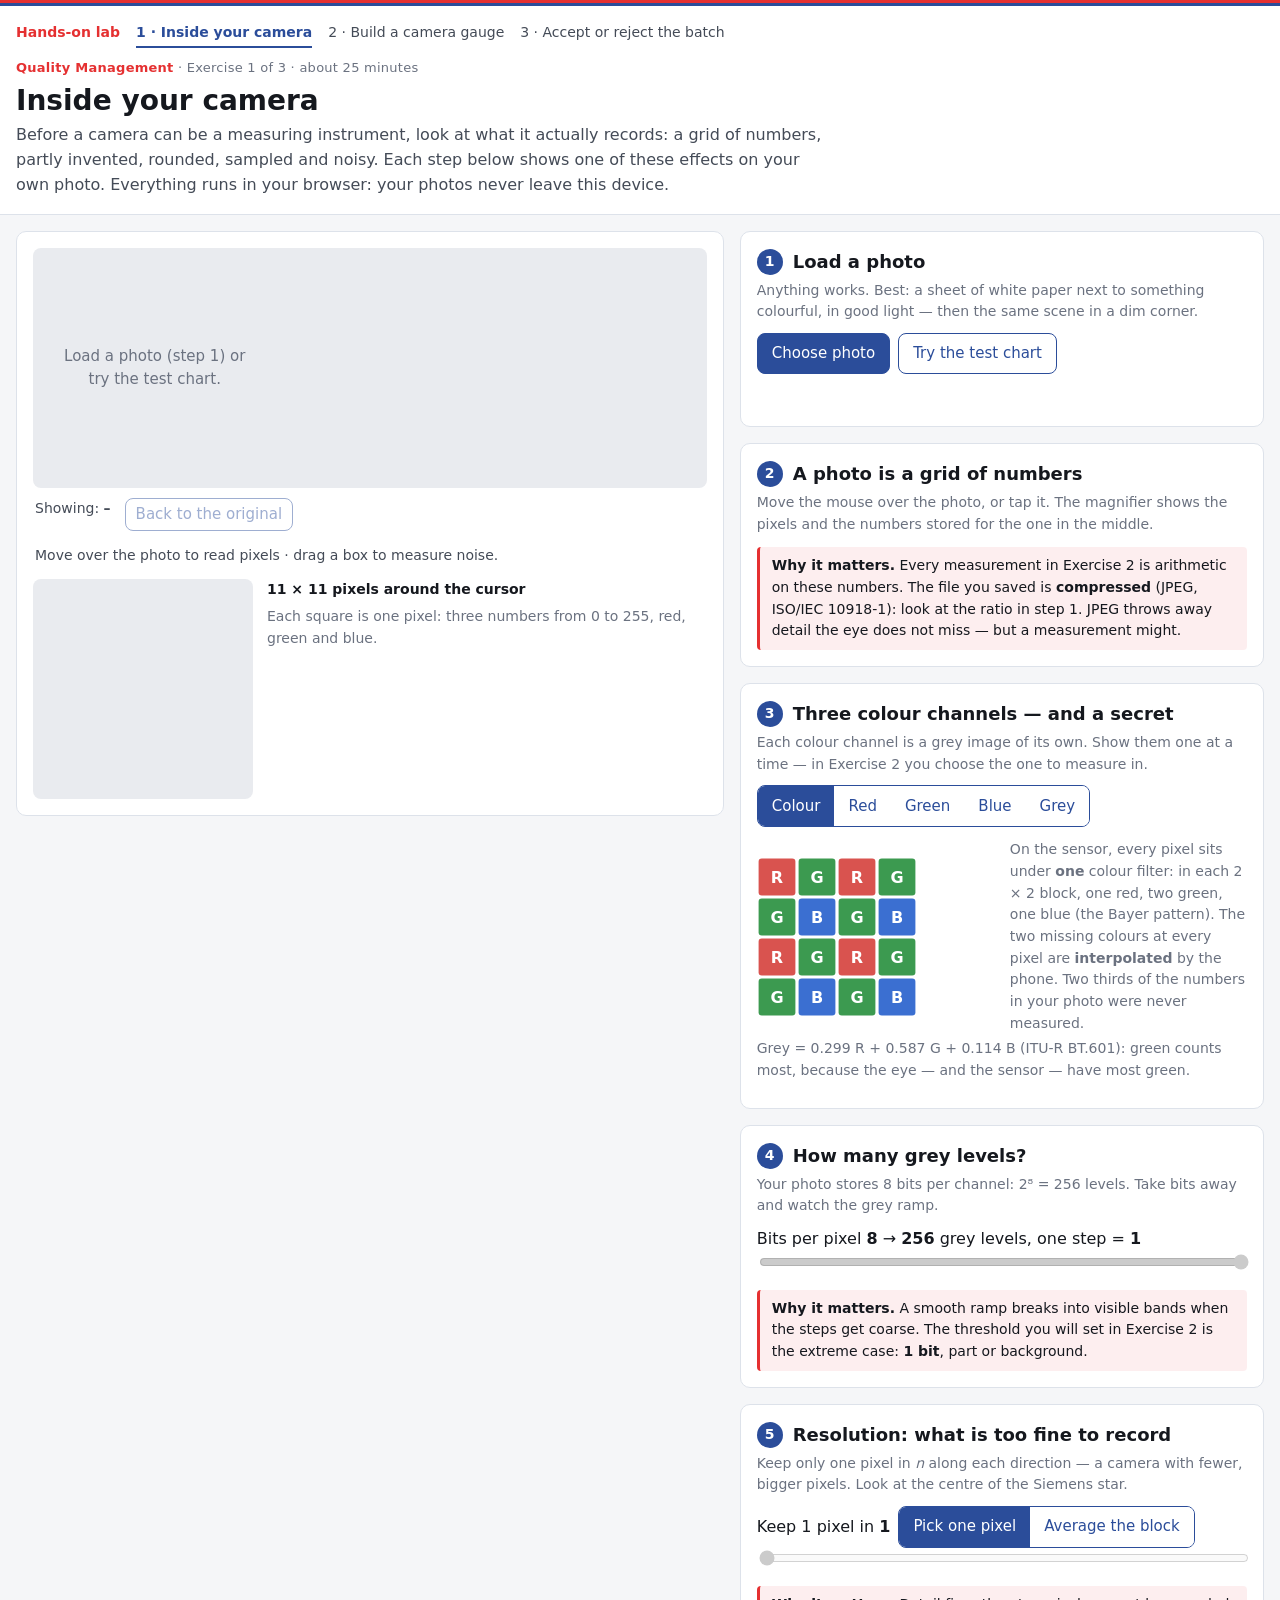
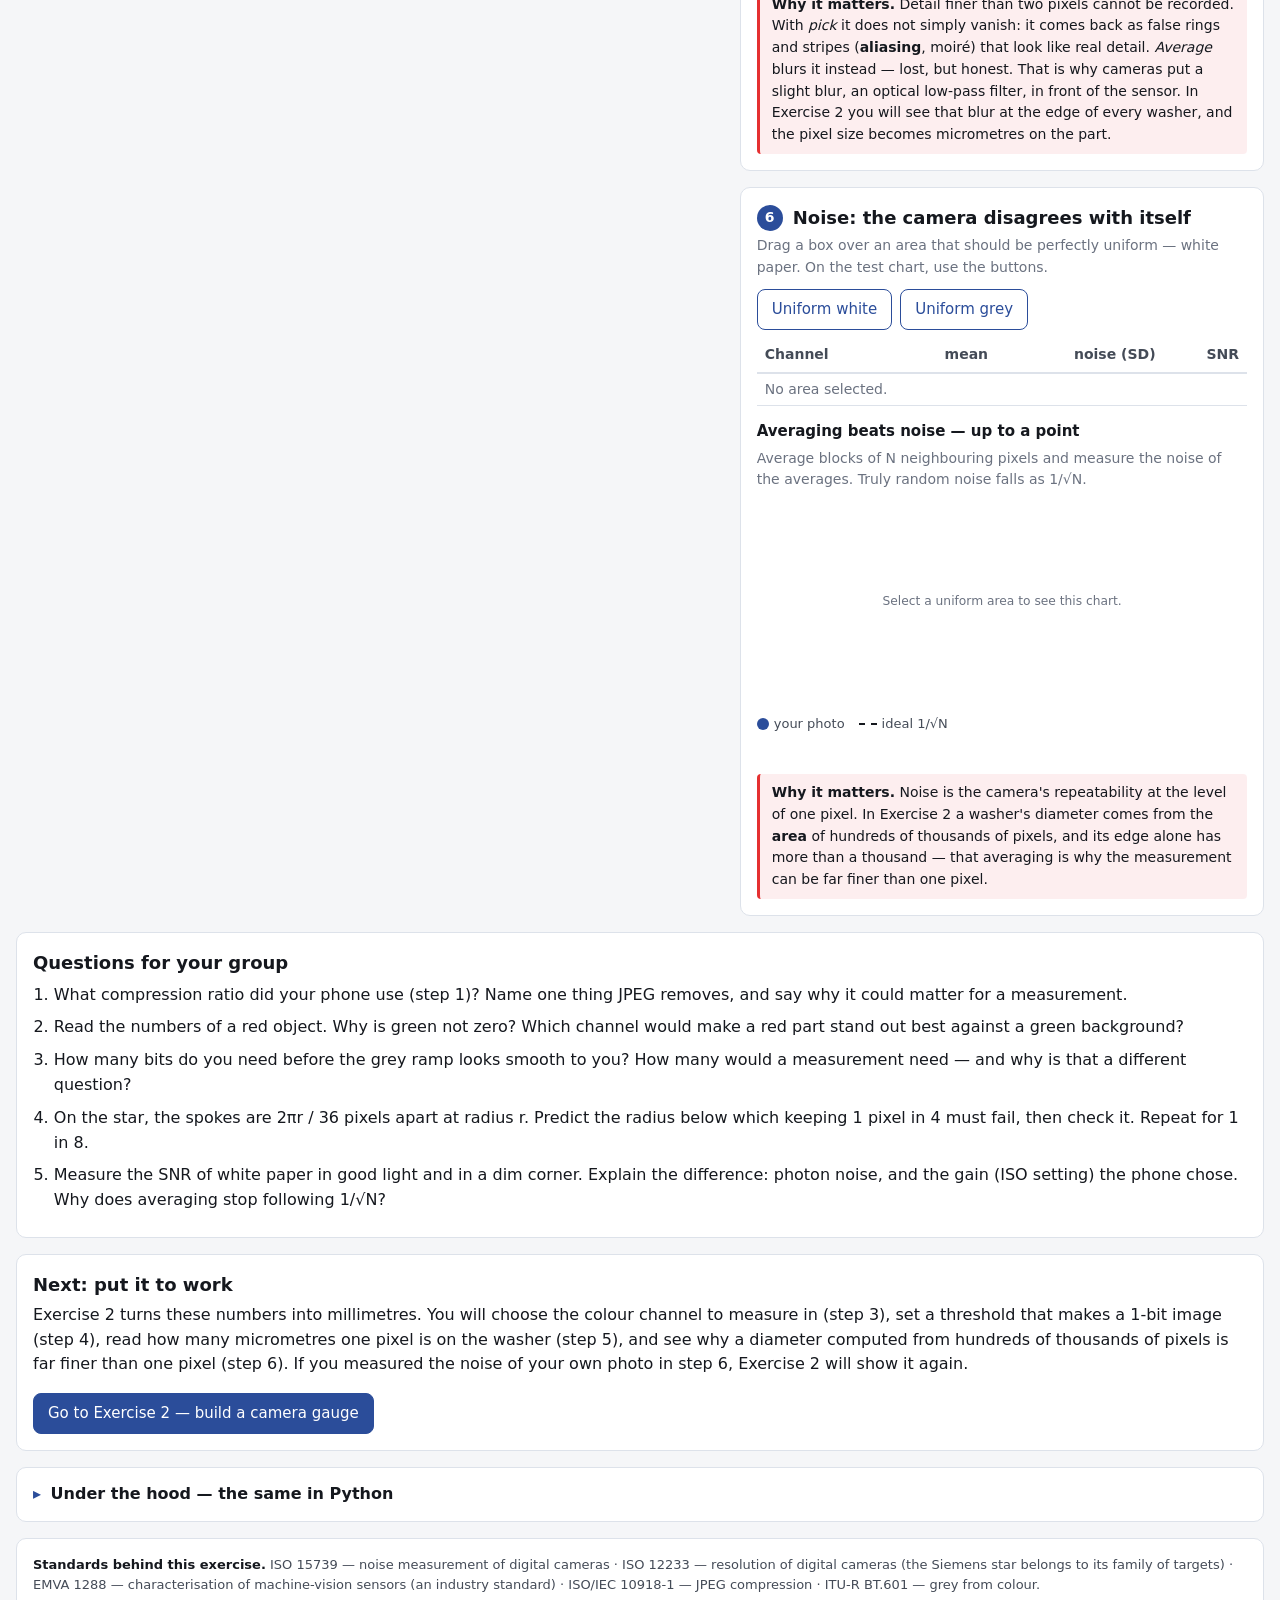
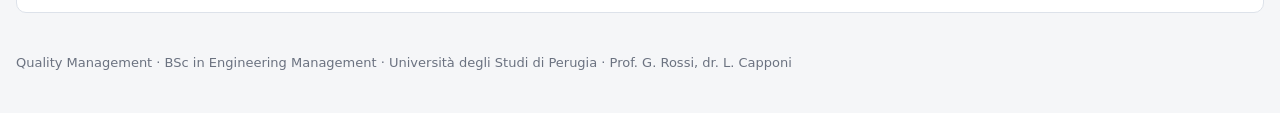
<file: materials/quality-management/hands-on/camera.html>
<!DOCTYPE html>
<html lang="en">
<head>
<meta charset="utf-8">
<meta name="viewport" content="width=device-width, initial-scale=1">
<title>Inside your camera — Quality Management lab</title>
<meta name="description" content="A digital photo is a grid of noisy numbers. Look at them before you measure with them.">
<link rel="stylesheet" href="lab.css">
</head>
<body>

<header class="top">
  <div class="rules"></div>
  <div class="top-in">
    <nav class="nav" aria-label="Lab exercises">
      <a class="home" href="index.html">Hands-on lab</a>
      <a href="camera.html" aria-current="page">1 · Inside your camera</a>
      <a href="gauge.html">2 · Build a camera gauge</a>
      <a href="batch.html">3 · Accept or reject the batch</a>
    </nav>
    <div class="crumbs"><b>Quality Management</b> · Exercise 1 of 3 · about 25 minutes</div>
    <h1>Inside your camera</h1>
    <p class="lead">Before a camera can be a measuring instrument, look at what it actually records: a grid of numbers, partly invented, rounded, sampled and noisy. Each step below shows one of these effects on your own photo. Everything runs in your browser: your photos never leave this device.</p>
  </div>
</header>

<main>
  <div class="grid">
    <!-- ======== viewer ======== -->
    <section class="viewer">
      <div class="card">
        <div class="stage">
          <div class="empty" id="empty">Load a photo (step 1) or try the test chart.</div>
          <canvas id="view" hidden></canvas>
        </div>
        <div class="toolbar">
          <span>Showing: <b id="modeName">–</b></span>
          <button class="ghost" id="btnOrig" type="button" style="min-height:32px;padding:4px 10px" disabled>Back to the original</button>
          <span>Move over the photo to read pixels · drag a box to measure noise.</span>
        </div>
        <div class="detail" id="detail" hidden>
          <canvas id="mag" class="zoombox" width="220" height="220"></canvas>
          <div>
            <p><b>11 × 11 pixels around the cursor</b></p>
            <p id="pixText"></p>
            <p class="hint" style="margin:0">Each square is one pixel: three numbers from 0 to 255, red, green and blue.</p>
          </div>
        </div>
      </div>
    </section>

    <!-- ======== steps ======== -->
    <section>
      <div class="card" id="step1">
        <h2><span class="step-n">1</span>Load a photo</h2>
        <p class="hint">Anything works. Best: a sheet of white paper next to something colourful, in good light — then the same scene in a dim corner.</p>
        <div class="row">
          <label class="btn" for="file">Choose photo</label>
          <input type="file" id="file" accept="image/*" hidden>
          <button class="ghost" id="btnDemo" type="button">Try the test chart</button>
        </div>
        <div class="status" id="loadStatus"></div>
        <div class="figs" id="sizeFigs" hidden></div>
      </div>

      <div class="card" id="step2">
        <h2><span class="step-n">2</span>A photo is a grid of numbers</h2>
        <p class="hint">Move the mouse over the photo, or tap it. The magnifier shows the pixels and the numbers stored for the one in the middle.</p>
        <div class="why"><b>Why it matters.</b> Every measurement in Exercise 2 is arithmetic on these numbers. The file you saved is <b>compressed</b> (JPEG, ISO/IEC 10918-1): look at the ratio in step 1. JPEG throws away detail the eye does not miss — but a measurement might.</div>
      </div>

      <div class="card" id="step3">
        <h2><span class="step-n">3</span>Three colour channels — and a secret</h2>
        <p class="hint">Each colour channel is a grey image of its own. Show them one at a time — in Exercise 2 you choose the one to measure in.</p>
        <div class="seg" role="group" aria-label="Channel">
          <button type="button" data-ch="colour" aria-pressed="true">Colour</button>
          <button type="button" data-ch="r" aria-pressed="false">Red</button>
          <button type="button" data-ch="g" aria-pressed="false">Green</button>
          <button type="button" data-ch="b" aria-pressed="false">Blue</button>
          <button type="button" data-ch="grey" aria-pressed="false">Grey</button>
        </div>
        <div class="two" style="margin-top:12px;align-items:center">
          <svg viewBox="0 0 200 200" style="width:160px;height:auto" role="img" aria-label="Bayer colour filter pattern: in every 2 by 2 block, one red, two green and one blue filter">
            <g id="bayer"></g>
          </svg>
          <p class="hint" style="margin:0">On the sensor, every pixel sits under <b>one</b> colour filter: in each 2 × 2 block, one red, two green, one blue (the Bayer pattern). The two missing colours at every pixel are <b>interpolated</b> by the phone. Two thirds of the numbers in your photo were never measured.</p>
        </div>
        <p class="hint">Grey = 0.299 R + 0.587 G + 0.114 B (ITU-R BT.601): green counts most, because the eye — and the sensor — have most green.</p>
      </div>

      <div class="card" id="step4">
        <h2><span class="step-n">4</span>How many grey levels?</h2>
        <p class="hint">Your photo stores 8 bits per channel: 2⁸ = 256 levels. Take bits away and watch the grey ramp.</p>
        <div class="row"><span>Bits per pixel <span class="value" id="bitsVal">8</span> → <span class="value" id="levelsVal">256</span> grey levels, one step = <span class="value" id="stepVal">1</span></span></div>
        <input type="range" id="bits" min="1" max="8" value="8" disabled aria-label="Bits per pixel">
        <div class="why"><b>Why it matters.</b> A smooth ramp breaks into visible bands when the steps get coarse. The threshold you will set in Exercise 2 is the extreme case: <b>1 bit</b>, part or background.</div>
      </div>

      <div class="card" id="step5">
        <h2><span class="step-n">5</span>Resolution: what is too fine to record</h2>
        <p class="hint">Keep only one pixel in <i>n</i> along each direction — a camera with fewer, bigger pixels. Look at the centre of the Siemens star.</p>
        <div class="row">
          <span>Keep 1 pixel in <span class="value" id="sampVal">1</span></span>
          <div class="seg" role="group" aria-label="Sampling method">
            <button type="button" id="sPick" aria-pressed="true">Pick one pixel</button>
            <button type="button" id="sAvg" aria-pressed="false">Average the block</button>
          </div>
        </div>
        <input type="range" id="samp" min="1" max="12" value="1" disabled aria-label="Sampling factor">
        <div class="why"><b>Why it matters.</b> Detail finer than two pixels cannot be recorded. With <i>pick</i> it does not simply vanish: it comes back as false rings and stripes (<b>aliasing</b>, moiré) that look like real detail. <i>Average</i> blurs it instead — lost, but honest. That is why cameras put a slight blur, an optical low-pass filter, in front of the sensor. In Exercise 2 you will see that blur at the edge of every washer, and the pixel size becomes micrometres on the part.</div>
      </div>

      <div class="card" id="step6">
        <h2><span class="step-n">6</span>Noise: the camera disagrees with itself</h2>
        <p class="hint">Drag a box over an area that should be perfectly uniform — white paper. On the test chart, use the buttons.</p>
        <div class="row" id="presetRow" hidden>
          <button class="ghost" type="button" data-reg="white">Uniform white</button>
          <button class="ghost" type="button" data-reg="grey">Uniform grey</button>
        </div>
        <div class="tbl-wrap" style="margin-top:8px">
          <table>
            <thead><tr><th>Channel</th><th class="num">mean</th><th class="num">noise (SD)</th><th class="num">SNR</th></tr></thead>
            <tbody id="noiseBody"><tr><td colspan="4" class="hint">No area selected.</td></tr></tbody>
          </table>
        </div>
        <h3>Averaging beats noise — up to a point</h3>
        <p class="hint" style="margin-top:0">Average blocks of N neighbouring pixels and measure the noise of the averages. Truly random noise falls as 1/√N.</p>
        <div class="chart" id="avgChart">
          <svg id="avgSvg" viewBox="0 0 520 220" role="img" aria-label="Noise of pixel averages against the number of pixels averaged"></svg>
          <div class="tip" id="avgTip"></div>
        </div>
        <div class="legend">
          <span><span class="sw" style="background:var(--blue);border-radius:50%"></span>your photo</span>
          <span><span class="ln dash"></span>ideal 1/√N</span>
        </div>
        <div class="status" id="noiseStatus"></div>
        <div class="why"><b>Why it matters.</b> Noise is the camera's repeatability at the level of one pixel. In Exercise 2 a washer's diameter comes from the <b>area</b> of hundreds of thousands of pixels, and its edge alone has more than a thousand — that averaging is why the measurement can be far finer than one pixel.</div>
      </div>
    </section>
  </div>

  <div class="card">
    <h2>Questions for your group</h2>
    <ol class="q">
      <li>What compression ratio did your phone use (step 1)? Name one thing JPEG removes, and say why it could matter for a measurement.</li>
      <li>Read the numbers of a red object. Why is green not zero? Which channel would make a red part stand out best against a green background?</li>
      <li>How many bits do you need before the grey ramp looks smooth to you? How many would a measurement need — and why is that a different question?</li>
      <li>On the star, the spokes are 2πr / 36 pixels apart at radius r. Predict the radius below which keeping 1 pixel in 4 must fail, then check it. Repeat for 1 in 8.</li>
      <li>Measure the SNR of white paper in good light and in a dim corner. Explain the difference: photon noise, and the gain (ISO setting) the phone chose. Why does averaging stop following 1/√N?</li>
    </ol>
  </div>

  <div class="card">
    <h2>Next: put it to work</h2>
    <p style="margin-top:4px">Exercise 2 turns these numbers into millimetres. You will choose the colour channel to measure in (step 3), set a threshold that makes a 1-bit image (step 4), read how many micrometres one pixel is on the washer (step 5), and see why a diameter computed from hundreds of thousands of pixels is far finer than one pixel (step 6). If you measured the noise of your own photo in step 6, Exercise 2 will show it again.</p>
    <a class="btn" href="gauge.html">Go to Exercise 2 — build a camera gauge</a>
  </div>

  <details>
    <summary>Under the hood — the same in Python</summary>
    <div class="in">
      <p class="hint" style="margin-top:0">For the curious: the notebook does every step of this page on the test chart or on your photo, with plots. It runs on Google Colab — nothing to install (a free Google account is needed).</p>
      <p><a class="btn" href="https://colab.research.google.com/github/LolloCappo/student-hub/blob/main/materials/quality-management/hands-on/notebooks/1-inside-your-camera.ipynb" target="_blank" rel="noopener">Open the notebook in Colab</a></p>
<pre id="pyCode">import numpy as np
from PIL import Image

img = np.asarray(Image.open("photo.jpg").convert("RGB")).astype(float)   # rows x columns x 3
print(img.shape, img[100, 200])            # the size, and one pixel: [R, G, B]

grey = img @ [0.299, 0.587, 0.114]         # ITU-R BT.601 weights
two_bits = np.floor(grey / 64) * 64 + 32   # 2 bits: only 4 grey levels left
every_4th = grey[::4, ::4]                 # keep 1 pixel in 4: aliasing

patch = grey[500:700, 800:1000]            # an area that should be uniform
print(f"mean {patch.mean():.1f}  noise {patch.std():.2f}  SNR {patch.mean() / patch.std():.0f}")</pre>
      <button class="ghost" id="btnCopy" type="button">Copy code</button>
    </div>
  </details>

  <div class="card std">
    <b>Standards behind this exercise.</b> ISO 15739 — noise measurement of digital cameras ·
    ISO 12233 — resolution of digital cameras (the Siemens star belongs to its family of targets) ·
    EMVA 1288 — characterisation of machine-vision sensors (an industry standard) ·
    ISO/IEC 10918-1 — JPEG compression · ITU-R BT.601 — grey from colour.
  </div>
</main>

<footer>Quality Management · BSc in Engineering Management · Università degli Studi di Perugia · Prof. G. Rossi, dr. L. Capponi</footer>

<script>
'use strict';
const $ = (s) => document.querySelector(s);
const MAX_SIDE = 2400;
const st = { W: 0, H: 0, src: null, rgba: null, grey: null, mode: 'colour', bits: 8, samp: 1, avg: false, box: null, regions: null };

/* ---------------- Bayer diagram ---------------- */
(() => {
  const g = $('#bayer'); let s = '';
  const col = { R: '#d9534f', G: '#3c9a50', B: '#3b6fd1' };
  for (let y = 0; y < 4; y++) for (let x = 0; x < 4; x++) {
    const c = (y % 2 === 0) ? (x % 2 === 0 ? 'R' : 'G') : (x % 2 === 0 ? 'G' : 'B');
    s += `<rect x="${x * 50 + 2}" y="${y * 50 + 2}" width="46" height="46" rx="4" fill="${col[c]}"/>` +
         `<text x="${x * 50 + 25}" y="${y * 50 + 32}" text-anchor="middle" font-size="20" font-weight="700" fill="#fff">${c}</text>`;
  }
  g.innerHTML = s;
})();

/* ---------------- loading ---------------- */
$('#file').addEventListener('change', (e) => {
  const f = e.target.files && e.target.files[0]; if (!f) return;
  const url = URL.createObjectURL(f);
  load(url, f.name, f.size, null, () => URL.revokeObjectURL(url));
  e.target.value = '';
});
$('#btnDemo').addEventListener('click', () => {
  const go = () => load(window.TEST_CHART, 'test chart', Math.round((window.TEST_CHART.length - 23) * 3 / 4), window.TEST_CHART_REGIONS);
  if (window.TEST_CHART) return go();
  const s = document.createElement('script'); s.src = 'img/test-chart.js'; s.onload = go;
  s.onerror = () => setStatus('#loadStatus', 'The test chart could not be loaded.', true);
  document.head.appendChild(s);
});

function load(url, name, bytes, regions, done) {
  setStatus('#loadStatus', 'Reading the photo…');
  const im = new Image();
  im.onload = () => { if (done) done(); setImage(im, name, bytes, regions); };
  im.onerror = () => { if (done) done(); setStatus('#loadStatus', 'This browser cannot read that photo. iPhone: Settings → Camera → Formats → Most Compatible.', true); };
  im.src = url;
}

function setImage(im, name, bytes, regions) {
  const w0 = im.naturalWidth, h0 = im.naturalHeight, k = Math.min(1, MAX_SIDE / Math.max(w0, h0));
  const W = Math.round(w0 * k), H = Math.round(h0 * k);
  const c = document.createElement('canvas'); c.width = W; c.height = H;
  const ctx = c.getContext('2d', { willReadFrequently: true });
  ctx.drawImage(im, 0, 0, W, H);
  const rgba = ctx.getImageData(0, 0, W, H).data, grey = new Float32Array(W * H);
  for (let i = 0, j = 0; i < W * H; i++, j += 4) grey[i] = 0.299 * rgba[j] + 0.587 * rgba[j + 1] + 0.114 * rgba[j + 2];
  Object.assign(st, { W, H, src: c, rgba, grey, box: null, regions: regions ? scaleRegions(regions, k) : null, k });
  const v = $('#view'); v.width = W; v.height = H; v.hidden = false; $('#empty').hidden = true;
  $('#detail').hidden = false;
  ['#bits', '#samp'].forEach(s => $(s).disabled = false); $('#btnOrig').disabled = false;
  $('#presetRow').hidden = !st.regions;
  const raw = w0 * h0 * 3;
  setStatus('#loadStatus', `${esc(name)} · ${w0} × ${h0} pixels` + (k < 1 ? ` (shown at ${W} × ${H})` : ''), false, true);
  $('#sizeFigs').hidden = false;
  $('#sizeFigs').innerHTML =
    fig('Pixels', (w0 * h0 / 1e6).toFixed(1) + ' MP', `${w0} × ${h0}`) +
    fig('As raw numbers', mb(raw), '3 bytes per pixel') +
    (bytes ? fig('As saved', mb(bytes), 'compressed file') + fig('Compression', '1 : ' + Math.round(raw / bytes), `the file is ${(100 * bytes / raw).toFixed(raw / bytes > 20 ? 1 : 0)} % of the raw size`) : '');
  setMode('colour'); $('#bits').value = 8; $('#samp').value = 1; st.bits = 8; st.samp = 1; updateLabels();
  if (st.regions) selectBox(st.regions.white); else { drawNoise(); }
  showPixel(Math.round(W / 2), Math.round(H / 2));
}
function scaleRegions(r, k) { const o = {}; for (const n in r) o[n] = r[n].map(v => Math.round(v * k)); return o; }
function fig(k, v, s) { return `<div class="fig"><div class="k">${k}</div><div class="v">${v}</div><div class="s">${s}</div></div>`; }
function mb(b) { return b > 1e6 ? (b / 1e6).toFixed(1) + ' MB' : (b / 1e3).toFixed(0) + ' kB'; }

/* ---------------- view modes ---------------- */
const MODE_NAMES = { colour: 'original colour', r: 'red channel', g: 'green channel', b: 'blue channel', grey: 'grey', bits: 'reduced grey levels', samp: 'fewer pixels' };
document.querySelectorAll('[data-ch]').forEach(b => b.addEventListener('click', () => setMode(b.dataset.ch)));
$('#btnOrig').addEventListener('click', () => { $('#bits').value = 8; $('#samp').value = 1; st.bits = 8; st.samp = 1; updateLabels(); setMode('colour'); });
$('#bits').addEventListener('input', (e) => { st.bits = +e.target.value; updateLabels(); setMode('bits'); });
$('#samp').addEventListener('input', (e) => { st.samp = +e.target.value; updateLabels(); setMode('samp'); });
$('#sPick').addEventListener('click', () => { st.avg = false; pressed('#sPick', '#sAvg'); setMode('samp'); });
$('#sAvg').addEventListener('click', () => { st.avg = true; pressed('#sAvg', '#sPick'); setMode('samp'); });
function pressed(on, off) { $(on).setAttribute('aria-pressed', 'true'); $(off).setAttribute('aria-pressed', 'false'); }
function updateLabels() {
  const L = 2 ** st.bits;
  $('#bitsVal').textContent = st.bits; $('#levelsVal').textContent = L; $('#stepVal').textContent = 256 / L;
  $('#sampVal').textContent = st.samp;
}

function setMode(m) {
  st.mode = m;
  document.querySelectorAll('[data-ch]').forEach(b => b.setAttribute('aria-pressed', String(b.dataset.ch === m)));
  $('#modeName').textContent = MODE_NAMES[m] + (m === 'bits' ? ` (${2 ** st.bits} levels)` : m === 'samp' ? ` (1 in ${st.samp}, ${st.avg ? 'averaged' : 'picked'})` : '');
  render();
}

function render() {
  if (!st.W) return;
  const { W, H, rgba, grey } = st, v = $('#view'), ctx = v.getContext('2d');
  if (st.mode === 'colour') ctx.drawImage(st.src, 0, 0);
  else if (st.mode === 'samp') {
    const n = st.samp, w = Math.ceil(W / n), h = Math.ceil(H / n);
    const c = document.createElement('canvas'); c.width = w; c.height = h;
    const cx = c.getContext('2d'), out = cx.createImageData(w, h), d = out.data;
    for (let y = 0; y < h; y++) for (let x = 0; x < w; x++) {
      const o = (y * w + x) * 4;
      if (!st.avg) { const j = ((y * n) * W + x * n) * 4; d[o] = rgba[j]; d[o + 1] = rgba[j + 1]; d[o + 2] = rgba[j + 2]; }
      else {
        let r = 0, g = 0, b = 0, cnt = 0;
        for (let yy = y * n; yy < Math.min(H, y * n + n); yy++) for (let xx = x * n; xx < Math.min(W, x * n + n); xx++) {
          const j = (yy * W + xx) * 4; r += rgba[j]; g += rgba[j + 1]; b += rgba[j + 2]; cnt++;
        }
        d[o] = r / cnt; d[o + 1] = g / cnt; d[o + 2] = b / cnt;
      }
      d[o + 3] = 255;
    }
    cx.putImageData(out, 0, 0);
    ctx.imageSmoothingEnabled = false; ctx.drawImage(c, 0, 0, w * n, h * n); ctx.imageSmoothingEnabled = true;
  } else {
    const out = ctx.createImageData(W, H), d = out.data, step = 256 / 2 ** st.bits;
    for (let i = 0, j = 0; i < W * H; i++, j += 4) {
      let val;
      if (st.mode === 'r') val = rgba[j]; else if (st.mode === 'g') val = rgba[j + 1]; else if (st.mode === 'b') val = rgba[j + 2];
      else if (st.mode === 'grey') val = grey[i];
      else val = st.bits === 8 ? grey[i] : Math.min(255, Math.floor(grey[i] / step) * step + step / 2);
      d[j] = d[j + 1] = d[j + 2] = val; d[j + 3] = 255;
    }
    ctx.putImageData(out, 0, 0);
  }
  if (st.box) {
    const [x, y, w, h] = st.box;
    ctx.lineWidth = Math.max(3, W / 500); ctx.strokeStyle = '#E53031'; ctx.setLineDash([12, 8]);
    ctx.strokeRect(x, y, w, h); ctx.setLineDash([]);
  }
}

/* ---------------- pixel magnifier ---------------- */
const view = $('#view');
function toImg(e) {
  const r = view.getBoundingClientRect();
  return [Math.floor((e.clientX - r.left) * st.W / r.width), Math.floor((e.clientY - r.top) * st.H / r.height)];
}
function showPixel(px, py) {
  if (!st.W) return;
  const m = $('#mag'), ctx = m.getContext('2d'), N = 11, s = 20, { W, H, rgba } = st;
  ctx.fillStyle = '#e9ebef'; ctx.fillRect(0, 0, 220, 220);
  for (let dy = 0; dy < N; dy++) for (let dx = 0; dx < N; dx++) {
    const x = px - 5 + dx, y = py - 5 + dy;
    if (x < 0 || y < 0 || x >= W || y >= H) continue;
    const j = (y * W + x) * 4;
    ctx.fillStyle = `rgb(${rgba[j]},${rgba[j + 1]},${rgba[j + 2]})`;
    ctx.fillRect(dx * s, dy * s, s, s);
  }
  ctx.strokeStyle = 'rgba(255,255,255,0.35)'; ctx.lineWidth = 1;
  for (let i = 0; i <= N; i++) { ctx.beginPath(); ctx.moveTo(i * s + 0.5, 0); ctx.lineTo(i * s + 0.5, 220); ctx.stroke(); ctx.beginPath(); ctx.moveTo(0, i * s + 0.5); ctx.lineTo(220, i * s + 0.5); ctx.stroke(); }
  ctx.strokeStyle = '#E53031'; ctx.lineWidth = 2.5; ctx.strokeRect(5 * s + 1, 5 * s + 1, s - 2, s - 2);
  const j = (Math.min(H - 1, Math.max(0, py)) * W + Math.min(W - 1, Math.max(0, px))) * 4;
  $('#pixText').innerHTML = `Pixel (x ${px}, y ${py})<br><b style="color:#b42318">R ${rgba[j]}</b> · <b style="color:#1f7a3a">G ${rgba[j + 1]}</b> · <b style="color:#2B4D9A">B ${rgba[j + 2]}</b> → grey ${Math.round(st.grey[j / 4])}`;
}

let drag = null;
view.addEventListener('pointermove', (e) => {
  if (!st.W) return;
  const [x, y] = toImg(e);
  if (drag) { drag.x1 = x; drag.y1 = y; const b = boxOf(drag); if (b[2] > 4 && b[3] > 4) { st.box = b; render(); } }
  else showPixel(x, y);
});
view.addEventListener('pointerdown', (e) => {
  if (!st.W) return;
  const [x, y] = toImg(e); drag = { x0: x, y0: y, x1: x, y1: y };
  view.setPointerCapture(e.pointerId); showPixel(x, y);
});
view.addEventListener('pointerup', () => {
  if (!drag) return;
  const b = boxOf(drag); drag = null;
  if (b[2] >= 12 && b[3] >= 12) selectBox(b);
});
function boxOf(d) {
  const x = Math.max(0, Math.min(d.x0, d.x1)), y = Math.max(0, Math.min(d.y0, d.y1));
  return [x, y, Math.min(st.W, Math.max(d.x0, d.x1)) - x, Math.min(st.H, Math.max(d.y0, d.y1)) - y];
}
document.querySelectorAll('[data-reg]').forEach(b => b.addEventListener('click', () => { if (st.regions) selectBox(st.regions[b.dataset.reg]); }));

/* ---------------- noise ---------------- */
function selectBox(b) { st.box = b; render(); drawNoise(); }

/* Fit and remove a plane a + b x + c y: a smooth change of light is shading, not noise. */
function detrend(vals, w, h) {
  let n = 0, sx = 0, sy = 0, sz = 0, sxx = 0, syy = 0, sxy = 0, sxz = 0, syz = 0;
  for (let y = 0; y < h; y++) for (let x = 0; x < w; x++) {
    const z = vals[y * w + x]; n++; sx += x; sy += y; sz += z; sxx += x * x; syy += y * y; sxy += x * y; sxz += x * z; syz += y * z;
  }
  const A = [[n, sx, sy], [sx, sxx, sxy], [sy, sxy, syy]], B = [sz, sxz, syz];
  const det = (M) => M[0][0] * (M[1][1] * M[2][2] - M[1][2] * M[2][1]) - M[0][1] * (M[1][0] * M[2][2] - M[1][2] * M[2][0]) + M[0][2] * (M[1][0] * M[2][1] - M[1][1] * M[2][0]);
  const D = det(A), sol = [0, 1, 2].map(c => det(A.map((r, i) => r.map((v, j) => j === c ? B[i] : v))) / D);
  const mean = sz / n, out = new Float64Array(w * h);
  for (let y = 0; y < h; y++) for (let x = 0; x < w; x++) out[y * w + x] = vals[y * w + x] - (sol[0] + sol[1] * x + sol[2] * y) + mean;
  return out;
}
function sd(a) { let m = 0; for (const v of a) m += v; m /= a.length; let s = 0; for (const v of a) s += (v - m) * (v - m); return { mean: m, sd: Math.sqrt(s / (a.length - 1)) }; }

function drawNoise() {
  const tb = $('#noiseBody');
  if (!st.box) { tb.innerHTML = '<tr><td colspan="4" class="hint">No area selected.</td></tr>'; drawAvgChart(null); setStatus('#noiseStatus', ''); return; }
  const [x0, y0, w, h] = st.box, { W, rgba, grey } = st;
  const chans = { Red: 0, Green: 1, Blue: 2 }, rows = [];
  for (const [name, off] of Object.entries(chans)) {
    const a = new Float64Array(w * h);
    for (let y = 0; y < h; y++) for (let x = 0; x < w; x++) a[y * w + x] = rgba[((y0 + y) * W + x0 + x) * 4 + off];
    rows.push([name, sd(detrend(a, w, h))]);
  }
  const g = new Float64Array(w * h);
  for (let y = 0; y < h; y++) for (let x = 0; x < w; x++) g[y * w + x] = grey[(y0 + y) * W + x0 + x];
  const gd = detrend(g, w, h);
  rows.push(['Grey', sd(gd)]);
  if (!st.regions) {   // only for the student's own photo: Exercise 2 shows it again
    const g = rows[3][1];
    try { localStorage.setItem('qm-lab-ex1', JSON.stringify({ noise: g.sd, level: g.mean, snr: g.mean / g.sd, source: 'your photo, ' + new Date().toLocaleDateString('en-GB') })); } catch (e) {}
  }
  tb.innerHTML = rows.map(([n, s]) => `<tr><td>${n}</td><td class="num">${s.mean.toFixed(1)}</td><td class="num">${s.sd.toFixed(2)}</td><td class="num">${s.sd > 0 ? Math.round(s.mean / s.sd) : '—'}</td></tr>`).join('');
  // noise of block averages
  const pts = [];
  for (const k of [1, 2, 4, 8, 16]) {
    const bw = Math.floor(w / k), bh = Math.floor(h / k); if (bw * bh < 6) break;
    const means = new Float64Array(bw * bh);
    for (let by = 0; by < bh; by++) for (let bx = 0; bx < bw; bx++) {
      let s = 0; for (let y = by * k; y < by * k + k; y++) for (let x = bx * k; x < bx * k + k; x++) s += gd[y * w + x];
      means[by * bw + bx] = s / (k * k);
    }
    pts.push({ n: k * k, sd: sd(means).sd, blocks: bw * bh });
  }
  drawAvgChart(pts);
  const last = pts[pts.length - 1];
  setStatus('#noiseStatus', `Area ${w} × ${h} pixels. Averaging ${last.n} pixels cut the noise by <b>× ${(pts[0].sd / last.sd).toFixed(1)}</b>; truly random noise would give × ${Math.sqrt(last.n).toFixed(0)}. A smooth change of light across the box has been removed first: that is shading, not noise.`, false, true);
}

function drawAvgChart(pts) {
  const svg = $('#avgSvg'), Wd = 520, Hd = 220, L = 48, R = 14, T = 12, B = 34;
  if (!pts || !pts.length) { svg.innerHTML = `<text x="${Wd / 2}" y="${Hd / 2}" text-anchor="middle" font-size="13" fill="#6b7280">Select a uniform area to see this chart.</text>`; return; }
  const xs = (n) => L + (Math.log2(n) / 8) * (Wd - L - R);            // N from 1 to 256
  const ymax = pts[0].sd * 1.1, ys = (v) => T + (Hd - T - B) * (1 - v / ymax);
  let s = '';
  for (let i = 0; i <= 4; i++) {
    const v = ymax * i / 4, y = ys(v);
    s += `<line x1="${L}" y1="${y}" x2="${Wd - R}" y2="${y}" stroke="#eceff4"/><text x="${L - 6}" y="${y + 4}" text-anchor="end" font-size="11" fill="#6b7280">${v.toFixed(1)}</text>`;
  }
  for (const n of [1, 4, 16, 64, 256]) s += `<text x="${xs(n)}" y="${Hd - B + 16}" text-anchor="middle" font-size="11" fill="#6b7280">${n}</text>`;
  s += `<text x="${(L + Wd - R) / 2}" y="${Hd - 4}" text-anchor="middle" font-size="12" fill="#444b57">pixels averaged, N</text>`;
  s += `<text x="12" y="${(T + Hd - B) / 2}" text-anchor="middle" font-size="12" fill="#444b57" transform="rotate(-90 12 ${(T + Hd - B) / 2})">noise (grey levels)</text>`;
  let ideal = ''; for (let n = 1; n <= 256; n *= 1.25) ideal += (ideal ? 'L' : 'M') + xs(n).toFixed(1) + ' ' + ys(pts[0].sd / Math.sqrt(n)).toFixed(1);
  s += `<path d="${ideal}" fill="none" stroke="#15181e" stroke-width="1.5" stroke-dasharray="5 4"/>`;
  s += `<path d="${pts.map((p, i) => (i ? 'L' : 'M') + xs(p.n).toFixed(1) + ' ' + ys(p.sd).toFixed(1)).join('')}" fill="none" stroke="#2B4D9A" stroke-width="2"/>`;
  pts.forEach((p, i) => {
    s += `<circle cx="${xs(p.n)}" cy="${ys(p.sd)}" r="5" fill="#2B4D9A" stroke="#fff" stroke-width="2"/>` +
         `<circle class="hit" data-i="${i}" cx="${xs(p.n)}" cy="${ys(p.sd)}" r="14" fill="transparent"/>`;
  });
  svg.innerHTML = s;
  const tip = $('#avgTip');
  svg.querySelectorAll('.hit').forEach(c => {
    c.addEventListener('mouseenter', () => {
      const p = pts[+c.dataset.i], r = svg.getBoundingClientRect();
      tip.style.display = 'block'; tip.style.left = (+c.getAttribute('cx') * r.width / Wd) + 'px'; tip.style.top = (+c.getAttribute('cy') * r.height / Hd) + 'px';
      tip.textContent = `N = ${p.n}: noise ${p.sd.toFixed(2)} (ideal ${(pts[0].sd / Math.sqrt(p.n)).toFixed(2)}), ${p.blocks} blocks`;
    });
    c.addEventListener('mouseleave', () => { tip.style.display = 'none'; });
  });
}

/* ---------------- misc ---------------- */
$('#btnCopy').addEventListener('click', async () => {
  try { await navigator.clipboard.writeText($('#pyCode').textContent); $('#btnCopy').textContent = 'Copied'; }
  catch (e) { $('#btnCopy').textContent = 'Select the code and copy it'; }
  setTimeout(() => { $('#btnCopy').textContent = 'Copy code'; }, 1800);
});
function esc(s) { return String(s).replace(/[&<>"]/g, c => ({ '&': '&amp;', '<': '&lt;', '>': '&gt;', '"': '&quot;' }[c])); }
function setStatus(sel, msg, warn, html) { const el = $(sel); el.classList.toggle('warn', !!warn); if (html) el.innerHTML = msg; else el.textContent = msg; }
drawAvgChart(null);

/* self-test: ?autotest loads the test chart and reports the noise figures */
if (/[?&]autotest\b/.test(location.search)) {
  $('#btnDemo').click();
  const wait = setInterval(() => {
    if (!st.W || !st.box) return; clearInterval(wait);
    const rows = [...document.querySelectorAll('#noiseBody tr')].map(r => r.textContent.replace(/\s+/g, ' ').trim());
    const res = { W: st.W, H: st.H, rows, status: $('#noiseStatus').textContent, figs: $('#sizeFigs').textContent.replace(/\s+/g, ' ') };
    const want = /[?&]mode=(\w+)/.exec(location.search); if (want) { if (want[1] === 'samp') { st.samp = 8; updateLabels(); } if (want[1] === 'bits') { st.bits = 3; updateLabels(); } setMode(want[1]); }
    const pre = document.createElement('pre'); pre.id = 'AUTOTEST'; pre.textContent = 'AUTOTEST ' + JSON.stringify(res); document.body.appendChild(pre);
  }, 100);
}
</script>
</body>
</html>
</file>
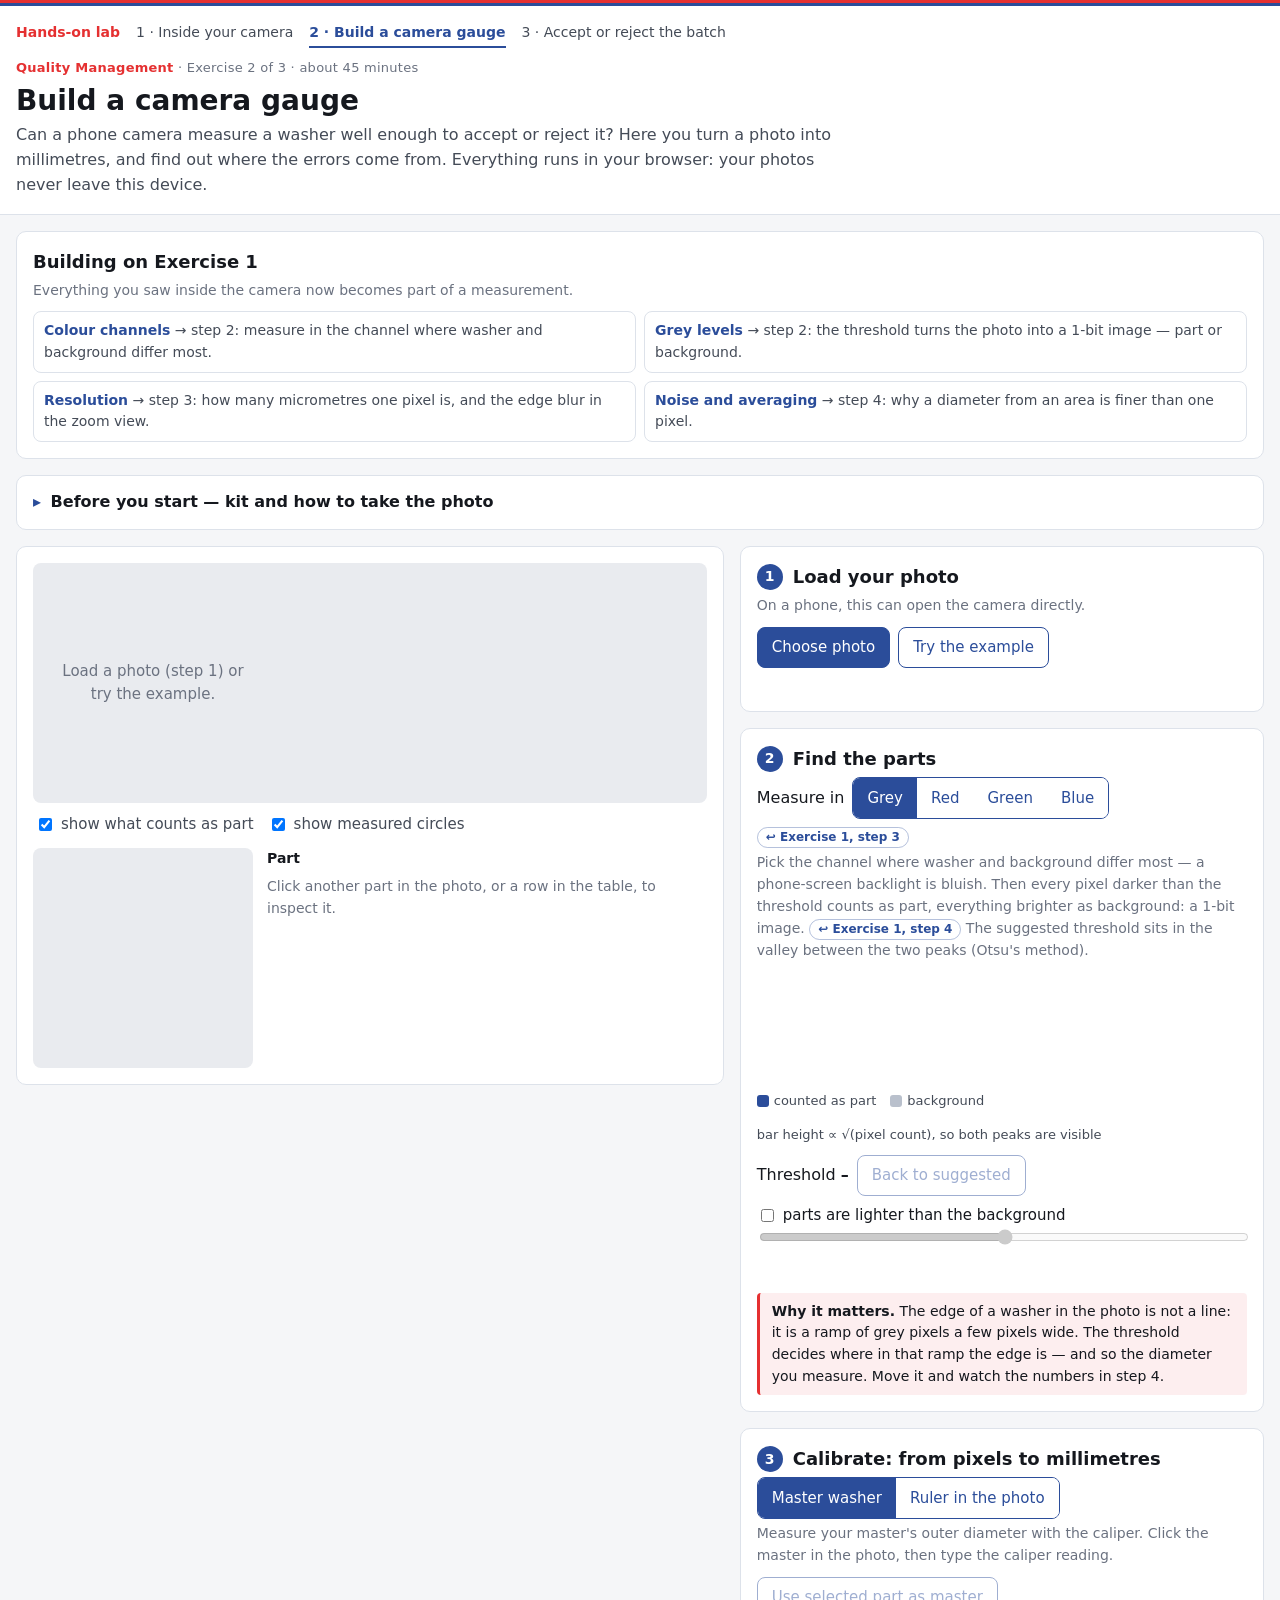
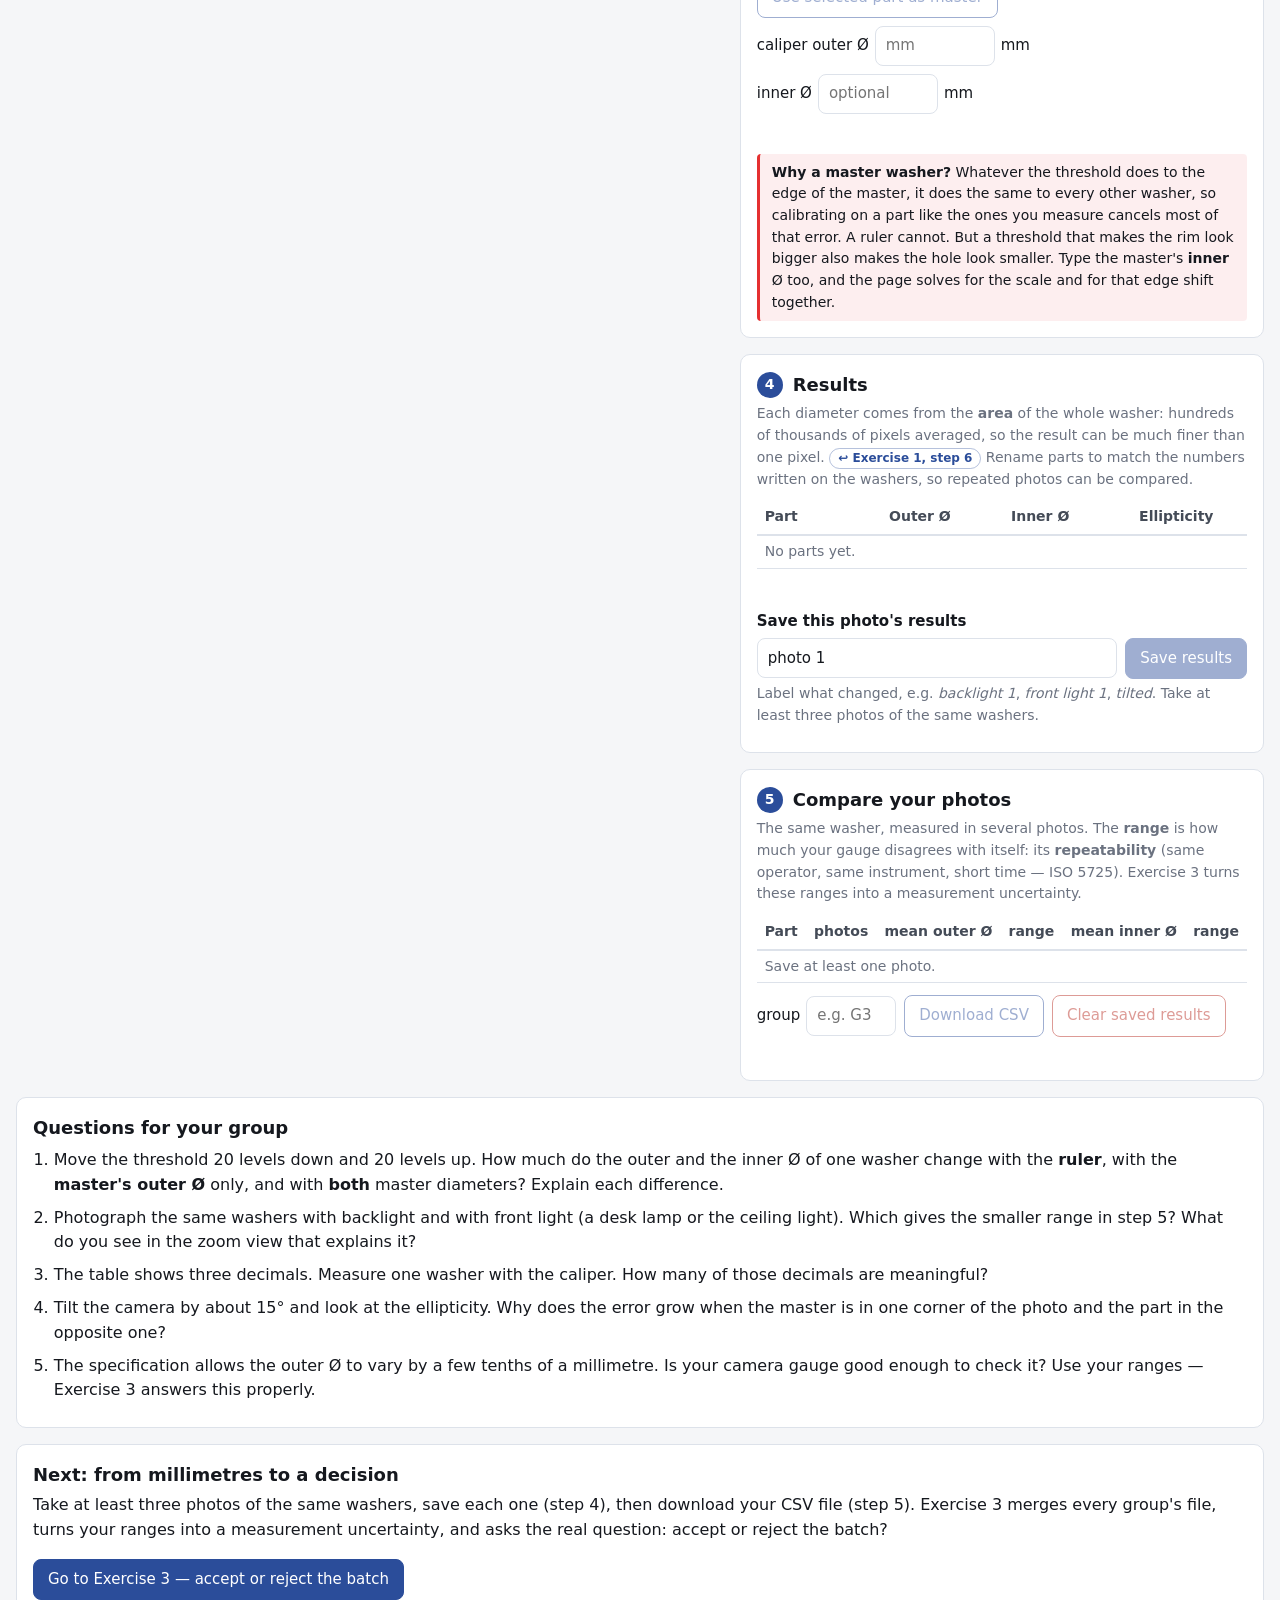
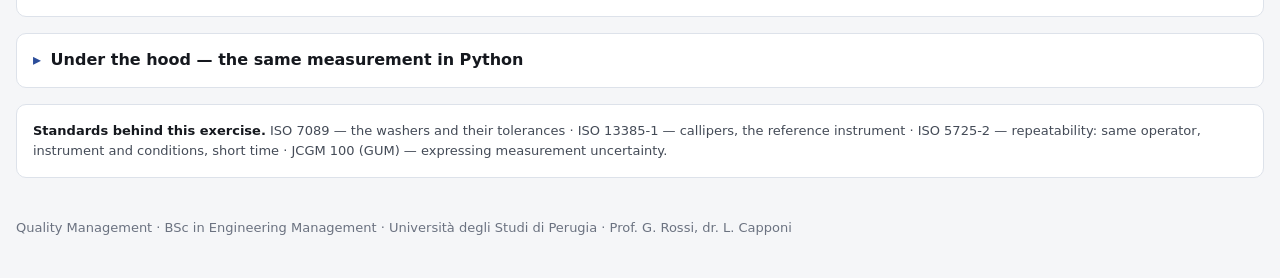
<file: materials/quality-management/hands-on/gauge.html>
<!DOCTYPE html>
<html lang="en">
<head>
<meta charset="utf-8">
<meta name="viewport" content="width=device-width, initial-scale=1">
<title>Camera gauge — Quality Management lab</title>
<meta name="description" content="Turn a phone photo into millimetres, and find out how good your camera gauge really is.">
<link rel="stylesheet" href="lab.css">
</head>
<body>

<header class="top">
  <div class="rules"></div>
  <div class="top-in">
    <nav class="nav" aria-label="Lab exercises">
      <a class="home" href="index.html">Hands-on lab</a>
      <a href="camera.html">1 · Inside your camera</a>
      <a href="gauge.html" aria-current="page">2 · Build a camera gauge</a>
      <a href="batch.html">3 · Accept or reject the batch</a>
    </nav>
    <div class="crumbs"><b>Quality Management</b> · Exercise 2 of 3 · about 45 minutes</div>
    <h1>Build a camera gauge</h1>
    <p class="lead">Can a phone camera measure a washer well enough to accept or reject it? Here you turn a photo into millimetres, and find out where the errors come from. Everything runs in your browser: your photos never leave this device.</p>
  </div>
</header>

<main>
  <div class="card">
    <h2>Building on Exercise 1</h2>
    <p class="hint" style="margin:0">Everything you saw inside the camera now becomes part of a measurement.</p>
    <div class="links4">
      <a href="camera.html#step3"><b>Colour channels</b> → step 2: measure in the channel where washer and background differ most.</a>
      <a href="camera.html#step4"><b>Grey levels</b> → step 2: the threshold turns the photo into a 1-bit image — part or background.</a>
      <a href="camera.html#step5"><b>Resolution</b> → step 3: how many micrometres one pixel is, and the edge blur in the zoom view.</a>
      <a href="camera.html#step6"><b>Noise and averaging</b> → step 4: why a diameter from an area is finer than one pixel.</a>
    </div>
    <p class="note" id="ex1Mine" hidden></p>
  </div>

  <details>
    <summary>Before you start — kit and how to take the photo</summary>
    <div class="in two">
      <div>
        <h3>Your group's kit</h3>
        <ul class="kit">
          <li>10–15 washers from the batch, and one <b>master washer</b> marked with a pen</li>
          <li>two phones (one is the light, one is the camera), a sheet of plain paper</li>
          <li>the caliper (ISO 13385-1), at the instructor's desk — measure your master's outer and inner diameter there</li>
        </ul>
        <h3>Backlight: the best light for a silhouette</h3>
        <p class="hint" style="margin-top:0">Open this page on the second phone or a tablet, press <b>Lightbox</b>, lay it flat, cover it with the paper and put the washers on the paper. The paper protects the screen and spreads the light evenly.</p>
        <button class="ghost" id="btnLight" type="button">Lightbox</button>
      </div>
      <div>
        <h3>Taking the photo</h3>
        <ul class="kit">
          <li>Hold the camera <b>parallel</b> to the table. Rest it on two cups or a stack of books so it does not move between photos.</li>
          <li>Step back: from farther away, perspective distorts less. Use <b>2× zoom</b> only if your phone has a real 2× lens — a digital zoom just enlarges pixels and adds no detail. <a class="ex1" href="camera.html#step5">↩ Exercise 1, step 5</a></li>
          <li>Use the highest image quality: JPEG compression smears edges. <a class="ex1" href="camera.html#step2">↩ Exercise 1, step 2</a></li>
          <li>Washers must not touch each other or the edge of the photo. The master can be anywhere.</li>
          <li>Tap the screen to focus on the washers; avoid flash.</li>
        </ul>
        <p class="hint">iPhone photo will not load on a laptop? Set <i>Settings → Camera → Formats → Most Compatible</i>, or open this page on the phone and take the photo from here.</p>
      </div>
    </div>
  </details>

  <div class="grid">
    <!-- ======== viewer ======== -->
    <section class="viewer">
      <div class="card">
        <div class="stage" id="stage">
          <div class="empty" id="empty">Load a photo (step 1) or try the example.</div>
          <canvas id="view" hidden></canvas>
        </div>
        <div class="toolbar">
          <label class="inline"><input type="checkbox" id="chkMask" checked> show what counts as part</label>
          <label class="inline"><input type="checkbox" id="chkOutline" checked> show measured circles</label>
          <span id="viewInfo"></span>
        </div>
        <div class="detail" id="detail" hidden>
          <canvas id="zoom" class="zoombox" width="220" height="220"></canvas>
          <div>
            <p><b id="detTitle">Part</b></p>
            <p id="detText"></p>
            <p class="hint" style="margin:0">Click another part in the photo, or a row in the table, to inspect it.</p>
          </div>
        </div>
      </div>
    </section>

    <!-- ======== steps ======== -->
    <section>
      <div class="card" id="step1">
        <h2><span class="step-n">1</span>Load your photo</h2>
        <p class="hint">On a phone, this can open the camera directly.</p>
        <div class="row">
          <label class="btn" for="file">Choose photo</label>
          <input type="file" id="file" accept="image/*" hidden>
          <button class="ghost" id="btnDemo" type="button">Try the example</button>
        </div>
        <div class="status" id="loadStatus"></div>
      </div>

      <div class="card" id="step2">
        <h2><span class="step-n">2</span>Find the parts</h2>
        <div class="row" style="margin:2px 0 4px">
          <span>Measure in</span>
          <div class="seg" role="group" aria-label="Colour channel">
            <button type="button" data-ch="grey" aria-pressed="true">Grey</button>
            <button type="button" data-ch="r" aria-pressed="false">Red</button>
            <button type="button" data-ch="g" aria-pressed="false">Green</button>
            <button type="button" data-ch="b" aria-pressed="false">Blue</button>
          </div>
          <a class="ex1" href="camera.html#step3">↩ Exercise 1, step 3</a>
        </div>
        <p class="hint">Pick the channel where washer and background differ most — a phone-screen backlight is bluish. Then every pixel darker than the threshold counts as part, everything brighter as background: a 1-bit image. <a class="ex1" href="camera.html#step4">↩ Exercise 1, step 4</a> The suggested threshold sits in the valley between the two peaks (Otsu's method).</p>
        <div class="chart" id="hist">
          <svg id="histSvg" viewBox="0 0 520 120" role="img" aria-label="Histogram of grey levels with the threshold"></svg>
          <div class="tip" id="histTip"></div>
        </div>
        <div class="legend">
          <span><span class="sw" style="background:var(--blue)"></span>counted as part</span>
          <span><span class="sw" style="background:#b9c0cc"></span>background</span>
          <span>bar height ∝ √(pixel count), so both peaks are visible</span>
        </div>
        <div class="row" style="margin-top:10px">
          <span>Threshold <span class="value" id="thrVal">–</span></span>
          <button class="ghost" id="btnAuto" type="button" disabled>Back to suggested</button>
          <label class="inline"><input type="checkbox" id="chkLight"> parts are lighter than the background</label>
        </div>
        <input type="range" id="thr" min="1" max="254" value="128" disabled aria-label="Threshold">
        <div class="status" id="segStatus"></div>
        <div class="why"><b>Why it matters.</b> The edge of a washer in the photo is not a line: it is a ramp of grey pixels a few pixels wide. The threshold decides where in that ramp the edge is — and so the diameter you measure. Move it and watch the numbers in step 4.</div>
      </div>

      <div class="card" id="step3">
        <h2><span class="step-n">3</span>Calibrate: from pixels to millimetres</h2>
        <div class="seg" role="group" aria-label="Calibration method">
          <button type="button" id="calMaster" aria-pressed="true">Master washer</button>
          <button type="button" id="calRuler" aria-pressed="false">Ruler in the photo</button>
        </div>
        <div id="panelMaster">
          <p class="hint">Measure your master's outer diameter with the caliper. Click the master in the photo, then type the caliper reading.</p>
          <div class="row">
            <button class="ghost" id="btnSetMaster" type="button" disabled>Use selected part as master</button>
            <label class="inline">caliper outer Ø <input type="number" id="masterMM" step="0.01" min="0" placeholder="mm"> mm</label>
            <label class="inline">inner Ø <input type="number" id="masterIDmm" step="0.01" min="0" placeholder="optional"> mm</label>
          </div>
        </div>
        <div id="panelRuler" hidden>
          <p class="hint">Put a ruler in the photo. Press the button, click two marks on it, and type the distance between them.</p>
          <div class="row">
            <button class="ghost" id="btnRuler" type="button" disabled>Pick two points</button>
            <label class="inline">distance <input type="number" id="rulerMM" step="0.5" min="0" placeholder="mm"> mm</label>
          </div>
        </div>
        <div class="status" id="calStatus"></div>
        <div class="why"><b>Why a master washer?</b> Whatever the threshold does to the edge of the master, it does the same to every other washer, so calibrating on a part like the ones you measure cancels most of that error. A ruler cannot. But a threshold that makes the rim look bigger also makes the hole look smaller. Type the master's <b>inner</b> Ø too, and the page solves for the scale and for that edge shift together.</div>
      </div>

      <div class="card" id="step4">
        <h2><span class="step-n">4</span>Results</h2>
        <p class="hint">Each diameter comes from the <b>area</b> of the whole washer: hundreds of thousands of pixels averaged, so the result can be much finer than one pixel. <a class="ex1" href="camera.html#step6">↩ Exercise 1, step 6</a> Rename parts to match the numbers written on the washers, so repeated photos can be compared.</p>
        <div class="tbl-wrap">
          <table>
            <thead><tr><th>Part</th><th class="num" id="thOD">Outer Ø</th><th class="num" id="thID">Inner Ø</th><th class="num">Ellipticity</th><th></th></tr></thead>
            <tbody id="resBody" class="click"><tr><td colspan="5" class="hint">No parts yet.</td></tr></tbody>
          </table>
        </div>
        <div class="status" id="tiltStatus"></div>
        <h3>Save this photo's results</h3>
        <div class="row">
          <input type="text" id="condLabel" value="photo 1" aria-label="Label for this photo" style="flex:1;min-width:160px">
          <button id="btnSave" type="button" disabled>Save results</button>
        </div>
        <p class="hint">Label what changed, e.g. <i>backlight 1</i>, <i>front light 1</i>, <i>tilted</i>. Take at least three photos of the same washers.</p>
      </div>

      <div class="card" id="step5">
        <h2><span class="step-n">5</span>Compare your photos</h2>
        <p class="hint">The same washer, measured in several photos. The <b>range</b> is how much your gauge disagrees with itself: its <b>repeatability</b> (same operator, same instrument, short time — ISO 5725). Exercise 3 turns these ranges into a measurement uncertainty.</p>
        <div class="tbl-wrap">
          <table>
            <thead><tr><th>Part</th><th class="num">photos</th><th class="num">mean outer Ø</th><th class="num">range</th><th class="num">mean inner Ø</th><th class="num">range</th></tr></thead>
            <tbody id="sumBody"><tr><td colspan="6" class="hint">Save at least one photo.</td></tr></tbody>
          </table>
        </div>
        <div class="row" style="margin-top:12px">
          <label class="inline">group <input type="text" id="group" placeholder="e.g. G3" style="width:90px"></label>
          <button class="ghost" id="btnCSV" type="button" disabled>Download CSV</button>
          <button class="danger" id="btnClear" type="button" disabled>Clear saved results</button>
        </div>
        <div class="status" id="logStatus"></div>
      </div>
    </section>
  </div>

  <div class="card">
    <h2>Questions for your group</h2>
    <ol class="q">
      <li>Move the threshold 20 levels down and 20 levels up. How much do the outer and the inner Ø of one washer change with the <b>ruler</b>, with the <b>master's outer Ø</b> only, and with <b>both</b> master diameters? Explain each difference.</li>
      <li>Photograph the same washers with backlight and with front light (a desk lamp or the ceiling light). Which gives the smaller range in step 5? What do you see in the zoom view that explains it?</li>
      <li>The table shows three decimals. Measure one washer with the caliper. How many of those decimals are meaningful?</li>
      <li>Tilt the camera by about 15° and look at the ellipticity. Why does the error grow when the master is in one corner of the photo and the part in the opposite one?</li>
      <li>The specification allows the outer Ø to vary by a few tenths of a millimetre. Is your camera gauge good enough to check it? Use your ranges — Exercise 3 answers this properly.</li>
    </ol>
  </div>

  <div class="card">
    <h2>Next: from millimetres to a decision</h2>
    <p style="margin-top:4px">Take at least three photos of the same washers, save each one (step 4), then download your CSV file (step 5). Exercise 3 merges every group's file, turns your ranges into a measurement uncertainty, and asks the real question: accept or reject the batch?</p>
    <a class="btn" href="batch.html">Go to Exercise 3 — accept or reject the batch</a>
  </div>

  <details>
    <summary>Under the hood — the same measurement in Python</summary>
    <div class="in">
      <p class="hint" style="margin-top:0">For the curious: what this page does, in a few lines of Python. The notebook runs it step by step on the example photo or on yours, with plots — nothing to install, it runs on Google Colab (a free Google account is needed).</p>
      <p><a class="btn" href="https://colab.research.google.com/github/LolloCappo/student-hub/blob/main/materials/quality-management/hands-on/notebooks/2-camera-gauge.ipynb" target="_blank" rel="noopener">Open the notebook in Colab</a></p>
<pre id="pyCode">import cv2, numpy as np
from scipy import ndimage

img = cv2.imread("washers.jpg", cv2.IMREAD_GRAYSCALE)        # grey levels, 0 = black, 255 = white
t, _ = cv2.threshold(img, 0, 255, cv2.THRESH_BINARY + cv2.THRESH_OTSU)   # the suggested threshold
metal  = img < t                                            # dark washers on a bright backlight
filled = ndimage.binary_fill_holes(metal)                   # each washer with its hole filled in
lab, n = ndimage.label(filled)                              # give every washer a number

idx   = np.arange(1, n + 1)
a_out = ndimage.sum(filled, lab, idx)                       # area inside the outer edge
a_in  = a_out - ndimage.sum(metal, lab, idx)                # area of the hole
edge  = np.unique(np.r_[lab[0], lab[-1], lab[:, 0], lab[:, -1]])
keep  = (a_out > 2000) & ~np.isin(idx, edge)                # no specks, nothing cut by the edge
od_px = 2 * np.sqrt(a_out[keep] / np.pi)                    # diameter of a circle of the same area
id_px = 2 * np.sqrt(a_in[keep] / np.pi)

master = 0                                  # index of your master washer in the list
mm_per_px = 15.94 / od_px[master]           # its caliper reading, in mm
for k in range(len(od_px)):
    print(f"part {k}: outer {od_px[k] * mm_per_px:.3f} mm, inner {id_px[k] * mm_per_px:.3f} mm")</pre>
      <button class="ghost" id="btnCopy" type="button">Copy code</button>
      <p class="hint">Two ideas carry the whole method. A diameter from an <b>area</b> (Ø = 2√(A/π)) averages over hundreds of edge pixels, so it is far steadier than measuring from one edge to the other. And the <b>hole</b> is the background enclosed by the part, found by filling the part in and subtracting.</p>
    </div>
  </details>

  <div class="card std">
    <b>Standards behind this exercise.</b> ISO 7089 — the washers and their tolerances ·
    ISO 13385-1 — callipers, the reference instrument ·
    ISO 5725-2 — repeatability: same operator, instrument and conditions, short time ·
    JCGM 100 (GUM) — expressing measurement uncertainty.
  </div>
</main>

<footer>Quality Management · BSc in Engineering Management · Università degli Studi di Perugia · Prof. G. Rossi, dr. L. Capponi</footer>

<div id="lightbox" role="button" aria-label="Lightbox: click to close"><p>Lightbox — turn screen brightness to maximum. Click or press Esc to close.</p></div>

<script>
'use strict';
/* =====================================================================
   Camera gauge — everything runs locally, no libraries.
   Pipeline: image -> grey -> threshold -> connected parts -> filled area
   -> equivalent diameters (px) -> calibration (mm/px) -> results.
   ===================================================================== */
const $ = (s) => document.querySelector(s);
const MAX_SIDE = 3200;          // working resolution cap (long side, px)
const LOG_KEY = 'qm-lab-gauge-log-v1';

const st = {
  name: '', W: 0, H: 0, scaleDown: 1,
  src: null,            // offscreen canvas with the working image
  rgba: null, channel: 'grey',   // colour data and the channel we measure in
  gray: null, hist: null, otsu: 128, thr: 128, light: false,
  labels: null, comps: [], parts: [], ignored: { edge: 0, small: 0, irregular: 0 },
  overlay: null,        // canvas with the part mask
  sel: -1,              // index into st.parts
  cal: { mode: 'master', masterKey: null, masterMM: null, pts: [], picking: false, rulerMM: null },
  mmPerPx: null,
  edgePx: 0,            // apparent outward shift of every edge, from a two-diameter master
  keys: 0,             // running id so parts keep their names across re-thresholding
};

/* ---------------- storage (never required) ---------------- */
function loadLog() { try { return JSON.parse(localStorage.getItem(LOG_KEY) || '[]'); } catch (e) { return []; } }
function saveLog(log) { try { localStorage.setItem(LOG_KEY, JSON.stringify(log)); } catch (e) { /* private mode: keep in memory */ } }
let LOG = loadLog();
try { $('#group').value = localStorage.getItem('qm-lab-group') || ''; } catch (e) {}

/* ---------------- loading ---------------- */
$('#file').addEventListener('change', (e) => {
  const f = e.target.files && e.target.files[0];
  if (!f) return;
  const url = URL.createObjectURL(f);
  loadFromURL(url, f.name, () => URL.revokeObjectURL(url));
  e.target.value = '';
});
$('#btnDemo').addEventListener('click', () => {
  if (window.DEMO_IMAGE) { loadFromURL(window.DEMO_IMAGE, 'example photo'); return; }
  const s = document.createElement('script');
  s.src = 'img/demo-washers.js';
  s.onload = () => loadFromURL(window.DEMO_IMAGE, 'example photo');
  s.onerror = () => setStatus('#loadStatus', 'The example could not be loaded.', true);
  document.head.appendChild(s);
});

function loadFromURL(url, name, done) {
  setStatus('#loadStatus', 'Reading the photo…');
  const im = new Image();
  im.onload = () => { if (done) done(); setImage(im, name); };
  im.onerror = () => {
    if (done) done();
    setStatus('#loadStatus', 'This browser cannot read that photo. iPhone: Settings → Camera → Formats → Most Compatible, or take the photo from this page on the phone.', true);
  };
  im.src = url;
}

function setImage(im, name) {
  const w0 = im.naturalWidth, h0 = im.naturalHeight;
  const k = Math.min(1, MAX_SIDE / Math.max(w0, h0));
  const W = Math.round(w0 * k), H = Math.round(h0 * k);
  const c = document.createElement('canvas'); c.width = W; c.height = H;
  const ctx = c.getContext('2d', { willReadFrequently: true });
  ctx.drawImage(im, 0, 0, W, H);
  const rgba = ctx.getImageData(0, 0, W, H).data;
  Object.assign(st, { name, W, H, scaleDown: k, src: c, rgba, sel: -1, parts: [], comps: [] });
  st.cal.masterKey = null; st.cal.pts = []; st.cal.picking = false; st.mmPerPx = null;
  $('#thr').disabled = false; $('#btnAuto').disabled = false;
  $('#empty').hidden = true; $('#view').hidden = false;
  const v = $('#view'); v.width = W; v.height = H;
  setStatus('#loadStatus', `${name} · ${w0} × ${h0} px` + (k < 1 ? ` (measured at ${W} × ${H})` : ''));
  useChannel(st.channel);
}

/* The grey image we measure in: the luma of Exercise 1 (ITU-R BT.601) or one colour channel. */
function useChannel(ch) {
  st.channel = ch;
  document.querySelectorAll('[data-ch]').forEach(b => b.setAttribute('aria-pressed', String(b.dataset.ch === ch)));
  if (!st.rgba) return;
  const { rgba } = st, N = st.W * st.H, gray = new Uint8Array(N), hist = new Float64Array(256);
  const off = { r: 0, g: 1, b: 2 }[ch];
  for (let i = 0, j = 0; i < N; i++, j += 4) {
    const g = off === undefined ? (299 * rgba[j] + 587 * rgba[j + 1] + 114 * rgba[j + 2] + 500) / 1000 | 0 : rgba[j + off];
    gray[i] = g; hist[g]++;
  }
  st.gray = gray; st.hist = hist;
  st.otsu = otsu(hist);
  // Polarity: the background is whichever side of the threshold holds most pixels.
  let below = 0; for (let g = 0; g < st.otsu; g++) below += hist[g];
  st.light = below > N / 2;
  $('#chkLight').checked = st.light;
  st.thr = st.otsu; $('#thr').value = st.thr;
  const selKey = st.sel >= 0 && st.parts[st.sel] ? st.parts[st.sel].key : null;
  segment();
  st.sel = st.parts.findIndex(p => p.key === selKey);
  updateCalibration(); renderAll();
}
document.querySelectorAll('[data-ch]').forEach(b => b.addEventListener('click', () => useChannel(b.dataset.ch)));

/* Contrast between parts and background, in units of the camera noise (Exercise 1, step 6).
   Noise from neighbouring background pixels: for two independent pixels E|a - b| = 2 sigma / sqrt(pi). */
function contrastToNoise() {
  const { gray, labels, comps, W, H } = st;
  let sf = 0, nf = 0, sb = 0, nb = 0, sd = 0, nd = 0;
  for (let i = 0; i < W * H - 1; i += 3) {
    const l = labels[i];
    if (l) { if (comps[l].status === 'part') { sf += gray[i]; nf++; } continue; }
    sb += gray[i]; nb++;
    if ((i + 1) % W && !labels[i + 1]) { sd += Math.abs(gray[i + 1] - gray[i]); nd++; }
  }
  if (!nf || !nb || !nd) return null;
  const part = sf / nf, bg = sb / nb, noise = Math.max(0.3, sd / nd * Math.sqrt(Math.PI) / 2);
  return { part, bg, noise, cnr: Math.abs(bg - part) / noise };
}

/* ---------------- Otsu threshold ---------------- */
function otsu(hist) {
  let total = 0, sum = 0;
  for (let g = 0; g < 256; g++) { total += hist[g]; sum += g * hist[g]; }
  let wB = 0, sumB = 0, best = -1, thr = 128;
  for (let t = 0; t < 256; t++) {
    wB += hist[t]; if (!wB) continue;
    const wF = total - wB; if (!wF) break;
    sumB += t * hist[t];
    const mB = sumB / wB, mF = (sum - sumB) / wF, between = wB * wF * (mB - mF) * (mB - mF);
    if (between > best) { best = between; thr = t + 1; }
  }
  return Math.min(254, Math.max(1, thr));
}

/* ---------------- segmentation ---------------- */
function segment() {
  const { W, H, gray, thr, light } = st, N = W * H;
  const fg = new Uint8Array(N);
  if (light) { for (let i = 0; i < N; i++) fg[i] = gray[i] >= thr ? 1 : 0; }
  else { for (let i = 0; i < N; i++) fg[i] = gray[i] < thr ? 1 : 0; }

  const labels = new Int32Array(N), stack = new Int32Array(N), comps = [null];
  for (let i = 0; i < N; i++) {
    if (!fg[i] || labels[i]) continue;
    const id = comps.length;
    let sp = 0; stack[sp++] = i; labels[i] = id;
    let area = 0, sx = 0, sy = 0, sxx = 0, syy = 0, sxy = 0, x0 = W, y0 = H, x1 = 0, y1 = 0, edge = false;
    while (sp) {
      const p = stack[--sp], x = p % W, y = (p - x) / W;
      area++; sx += x; sy += y; sxx += x * x; syy += y * y; sxy += x * y;
      if (x < x0) x0 = x; if (x > x1) x1 = x; if (y < y0) y0 = y; if (y > y1) y1 = y;
      if (x === 0 || y === 0 || x === W - 1 || y === H - 1) edge = true;
      for (let dy = -1; dy <= 1; dy++) {
        const yy = y + dy; if (yy < 0 || yy >= H) continue;
        for (let dx = -1; dx <= 1; dx++) {
          const xx = x + dx; if (xx < 0 || xx >= W) continue;
          const q = yy * W + xx;
          if (fg[q] && !labels[q]) { labels[q] = id; stack[sp++] = q; }
        }
      }
    }
    comps.push({ id, area, sx, sy, sxx, syy, sxy, x0, y0, x1, y1, edge, status: 'small' });
  }

  const minArea = Math.max(150, 0.0003 * N);
  const ignored = { edge: 0, small: 0, irregular: 0 };
  const parts = [];
  for (let c = 1; c < comps.length; c++) {
    const k = comps[c];
    if (k.area < minArea) { k.status = 'small'; if (k.area > minArea * 0.2) ignored.small++; continue; }
    if (k.edge) { k.status = 'edge'; ignored.edge++; continue; }
    measureComp(k, labels);
    k.status = k.irregular ? 'irregular' : 'part';
    if (k.irregular) ignored.irregular++;
    parts.push(k);
  }
  // reading order: rows top to bottom, left to right within a row
  const med = parts.length ? parts.map(p => p.odPx).sort((a, b) => a - b)[parts.length >> 1] : 1;
  parts.sort((a, b) => a.cy - b.cy);
  const rows = [];
  for (const p of parts) {
    const r = rows.length && Math.abs(p.cy - rows[rows.length - 1][0].cy) < med * 0.6 ? rows[rows.length - 1] : (rows.push([]), rows[rows.length - 1]);
    r.push(p);
  }
  const ordered = rows.flatMap(r => r.sort((a, b) => a.cx - b.cx));
  carryNames(ordered);
  st.labels = labels; st.comps = comps; st.parts = ordered; st.ignored = ignored;
  buildOverlay();
}

/* Filled shape = part + the background it encloses (the hole). */
function measureComp(k, labels) {
  const { W, H } = st;
  const bx0 = Math.max(0, k.x0 - 1), by0 = Math.max(0, k.y0 - 1);
  const bx1 = Math.min(W - 1, k.x1 + 1), by1 = Math.min(H - 1, k.y1 + 1);
  const bw = bx1 - bx0 + 1, bh = by1 - by0 + 1, n = bw * bh;
  const outside = new Uint8Array(n), stack = new Int32Array(n);
  let sp = 0;
  const seed = (lx, ly) => {
    const li = ly * bw + lx;
    if (outside[li] || labels[(by0 + ly) * W + bx0 + lx] === k.id) return;
    outside[li] = 1; stack[sp++] = li;
  };
  for (let x = 0; x < bw; x++) { seed(x, 0); seed(x, bh - 1); }
  for (let y = 0; y < bh; y++) { seed(0, y); seed(bw - 1, y); }
  while (sp) {
    const li = stack[--sp], lx = li % bw, ly = (li - lx) / bw;
    if (lx > 0) seed(lx - 1, ly); if (lx < bw - 1) seed(lx + 1, ly);
    if (ly > 0) seed(lx, ly - 1); if (ly < bh - 1) seed(lx, ly + 1);
  }
  let ha = 0, hx = 0, hy = 0, hxx = 0, hyy = 0, hxy = 0;
  for (let ly = 0; ly < bh; ly++) for (let lx = 0; lx < bw; lx++) {
    const li = ly * bw + lx;
    if (outside[li] || labels[(by0 + ly) * W + bx0 + lx] === k.id) continue;
    const x = bx0 + lx, y = by0 + ly;
    ha++; hx += x; hy += y; hxx += x * x; hyy += y * y; hxy += x * y;
  }
  const A = k.area + ha;
  const cx = (k.sx + hx) / A, cy = (k.sy + hy) / A;
  const mxx = (k.sxx + hxx) / A - cx * cx, myy = (k.syy + hyy) / A - cy * cy, mxy = (k.sxy + hxy) / A - cx * cy;
  const tr = mxx + myy, d = Math.sqrt(Math.max(0, tr * tr / 4 - (mxx * myy - mxy * mxy)));
  const l1 = tr / 2 + d, l2 = Math.max(1e-9, tr / 2 - d);
  Object.assign(k, {
    filled: A, hole: ha, cx, cy,
    odPx: 2 * Math.sqrt(A / Math.PI),
    idPx: ha > 0.02 * A ? 2 * Math.sqrt(ha / Math.PI) : null,
    ratio: Math.sqrt(l2 / l1),
    // a filled ellipse has area = pi*a*b with a = 2*sqrt(l1), b = 2*sqrt(l2)
    irregular: A / (4 * Math.PI * Math.sqrt(l1 * l2)) < 0.93,
  });
}

/* Keep user-given names and the master when the threshold changes. */
function carryNames(parts) {
  const old = st.parts || [];
  for (const p of parts) {
    let best = null, bd = Infinity;
    for (const o of old) { const d = Math.hypot(o.cx - p.cx, o.cy - p.cy); if (d < bd) { bd = d; best = o; } }
    if (best && bd < p.odPx * 0.4) { p.key = best.key; p.name = best.name; }
    else { p.key = ++st.keys; p.name = null; }
  }
  parts.forEach((p, i) => { if (!p.name) p.name = String(i + 1); });
}

function buildOverlay() {
  const { W, H, labels, comps } = st, N = W * H;
  const c = document.createElement('canvas'); c.width = W; c.height = H;
  const ctx = c.getContext('2d'), img = ctx.createImageData(W, H), d = img.data;
  const color = comps.map(k => !k ? null : k.status === 'part' ? [43, 77, 154, 120] : k.status === 'small' ? [229, 48, 49, 70] : [229, 48, 49, 110]);
  for (let i = 0, j = 0; i < N; i++, j += 4) {
    const l = labels[i]; if (!l) continue;
    const col = color[l]; d[j] = col[0]; d[j + 1] = col[1]; d[j + 2] = col[2]; d[j + 3] = col[3];
  }
  ctx.putImageData(img, 0, 0);
  st.overlay = c;
}

/* ---------------- calibration ---------------- */
function masterPart() { return st.parts.find(p => p.key === st.cal.masterKey) || null; }
function updateCalibration() {
  const c = st.cal; let msg = '', warn = false, edgeMsg = '';
  st.mmPerPx = null; st.edgePx = 0;
  if (c.mode === 'master') {
    const m = masterPart(), mm = parseFloat($('#masterMM').value), mmIn = parseFloat($('#masterIDmm').value);
    if (!st.parts.length) msg = '';
    else if (!m) msg = 'Click your master washer in the photo, then press "Use selected part as master".';
    else if (!(mm > 0)) msg = `Master: part ${m.name}. Now type its caliper diameter.`;
    else if (mmIn > 0 && m.idPx && mmIn < mm) {
      // Two diameters, two unknowns. The threshold moves every edge outward by b px:
      //   outer: OD_px = OD/k + 2b      inner: ID_px = ID/k - 2b
      // Adding them removes b:  k = (OD + ID) / (OD_px + ID_px)
      st.mmPerPx = (mm + mmIn) / (m.odPx + m.idPx);
      st.edgePx = (m.odPx - mm / st.mmPerPx) / 2;
      c.masterMM = mm;
      edgeMsg = ` Edge correction: at this threshold the metal looks <b>${fmt(Math.abs(st.edgePx), 2)} px ${st.edgePx >= 0 ? 'bigger' : 'smaller'}</b> on every edge (${fmt(Math.abs(st.edgePx) * st.mmPerPx * 1000, 0)} µm); all diameters are corrected for it.`;
    }
    else { st.mmPerPx = mm / m.odPx; c.masterMM = mm; }
  } else {
    const mm = parseFloat($('#rulerMM').value);
    if (c.pts.length < 2) msg = c.picking ? `Click point ${c.pts.length + 1} of 2 on the ruler.` : 'Press "Pick two points".';
    else if (!(mm > 0)) msg = 'Now type the distance between the two points.';
    else {
      const dpx = Math.hypot(c.pts[1][0] - c.pts[0][0], c.pts[1][1] - c.pts[0][1]);
      if (dpx < 20) { msg = 'The two points are too close together — pick marks far apart.'; warn = true; }
      else st.mmPerPx = mm / dpx;
    }
  }
  if (st.mmPerPx) {
    msg = `Scale: <b>${fmt(st.mmPerPx, 4)} mm per pixel</b> (${fmt(1 / st.mmPerPx, 2)} pixels per mm). One pixel is ${fmt(st.mmPerPx * 1000, 0)} µm on the washer, and a washer is about ${fmt((masterPart() || st.parts[0] || { odPx: 0 }).odPx, 0)} pixels across. <a class="ex1" href="camera.html#step5">↩ Exercise 1, step 5</a>` + edgeMsg;
  }
  setStatus('#calStatus', msg, warn, true);
  $('#btnSave').disabled = !(st.parts.length && st.mmPerPx);
}

$('#calMaster').addEventListener('click', () => setCalMode('master'));
$('#calRuler').addEventListener('click', () => setCalMode('ruler'));
function setCalMode(m) {
  st.cal.mode = m; st.cal.picking = false;
  $('#calMaster').setAttribute('aria-pressed', m === 'master');
  $('#calRuler').setAttribute('aria-pressed', m === 'ruler');
  $('#panelMaster').hidden = m !== 'master'; $('#panelRuler').hidden = m !== 'ruler';
  updateCalibration(); renderAll();
}
$('#btnSetMaster').addEventListener('click', () => {
  if (st.sel < 0) return;
  st.cal.masterKey = st.parts[st.sel].key;
  updateCalibration(); renderAll();
  $('#masterMM').focus();
});
$('#masterMM').addEventListener('input', () => { updateCalibration(); renderAll(); });
$('#masterIDmm').addEventListener('input', () => { updateCalibration(); renderAll(); });

/* Measured diameters in mm, corrected for the edge shift when it is known. */
function odMM(p) { return st.mmPerPx ? (p.odPx - 2 * st.edgePx) * st.mmPerPx : null; }
function idMM(p) { return st.mmPerPx && p.idPx ? (p.idPx + 2 * st.edgePx) * st.mmPerPx : null; }
$('#rulerMM').addEventListener('input', () => { updateCalibration(); renderAll(); });
$('#btnRuler').addEventListener('click', () => { st.cal.pts = []; st.cal.picking = true; updateCalibration(); renderAll(); });

/* ---------------- threshold controls ---------------- */
$('#thr').addEventListener('input', (e) => { st.thr = +e.target.value; resegment(); });
$('#btnAuto').addEventListener('click', () => { st.thr = st.otsu; $('#thr').value = st.thr; resegment(); });
$('#chkLight').addEventListener('change', (e) => { st.light = e.target.checked; resegment(); });
let segTimer = null;
function resegment() {
  $('#thrVal').textContent = st.thr;
  drawHist();
  clearTimeout(segTimer);
  segTimer = setTimeout(() => {
    const selKey = st.sel >= 0 ? st.parts[st.sel].key : null;
    segment();
    st.sel = st.parts.findIndex(p => p.key === selKey);
    updateCalibration(); renderAll();
  }, 60);
}

/* ---------------- clicks on the photo ---------------- */
$('#view').addEventListener('click', (e) => {
  if (!st.W) return;
  const r = e.target.getBoundingClientRect();
  const x = (e.clientX - r.left) * st.W / r.width, y = (e.clientY - r.top) * st.H / r.height;
  if (st.cal.mode === 'ruler' && st.cal.picking) {
    st.cal.pts.push([x, y]);
    if (st.cal.pts.length === 2) st.cal.picking = false;
    updateCalibration(); renderAll(); return;
  }
  let best = -1, bd = Infinity;
  st.parts.forEach((p, i) => { const d = Math.hypot(p.cx - x, p.cy - y); if (d < p.odPx * 0.6 && d < bd) { bd = d; best = i; } });
  st.sel = best; renderAll();
});

/* ---------------- rendering ---------------- */
function renderAll() {
  drawView(); drawHist(); drawTable(); drawDetail(); drawSummary();
  $('#thrVal').textContent = st.W ? st.thr : '–';
  $('#btnSetMaster').disabled = st.sel < 0;
  $('#btnRuler').disabled = !st.W;
  const ig = st.ignored, extra = [];
  if (ig.edge) extra.push(`${ig.edge} touching the edge of the photo`);
  if (ig.irregular) extra.push(`${ig.irregular} not round — parts touching each other, or a shadow?`);
  if (ig.small) extra.push(`${ig.small} small specks`);
  if (st.W) {
    const c = st.parts.length ? contrastToNoise() : null;
    const cTxt = c ? ` Washers ≈ ${c.part.toFixed(0)}, background ≈ ${c.bg.toFixed(0)} grey levels: a contrast of ${Math.abs(c.bg - c.part).toFixed(0)}, about <b>${c.cnr.toFixed(0)} × the noise</b> (≈ ${c.noise.toFixed(1)} levels). The larger this ratio, the less the threshold moves the edge. <a class="ex1" href="camera.html#step6">↩ Exercise 1, step 6</a>` : '';
    setStatus('#segStatus', `<b>${st.parts.filter(p => !p.irregular).length} parts found.</b>` + (extra.length ? ' Not measured: ' + extra.join('; ') + '.' : '') + cTxt, false, true);
  }
}

function drawView() {
  if (!st.W) return;
  const v = $('#view'), ctx = v.getContext('2d');
  ctx.drawImage(st.src, 0, 0);
  if ($('#chkMask').checked && st.overlay) ctx.drawImage(st.overlay, 0, 0);
  const lw = Math.max(2, st.W / 700), fs = Math.max(14, st.W / 55);
  ctx.font = `600 ${fs}px system-ui, sans-serif`; ctx.textBaseline = 'middle';
  if ($('#chkOutline').checked) {
    st.parts.forEach((p, i) => {
      const isM = p.key === st.cal.masterKey, isS = i === st.sel;
      ctx.lineWidth = isS ? lw * 2.2 : lw;
      ctx.strokeStyle = p.irregular ? '#E53031' : isM ? '#E53031' : '#ffd23f';
      ctx.beginPath(); ctx.arc(p.cx, p.cy, p.odPx / 2, 0, 2 * Math.PI); ctx.stroke();
      if (p.idPx) { ctx.beginPath(); ctx.arc(p.cx, p.cy, p.idPx / 2, 0, 2 * Math.PI); ctx.stroke(); }
      const label = isM ? `${p.name} · master` : p.name;
      const tw = ctx.measureText(label).width, bx = p.cx - tw / 2 - fs * 0.35, by = p.cy - p.odPx / 2 - fs * 1.15;
      ctx.fillStyle = isM ? '#E53031' : isS ? '#2B4D9A' : 'rgba(21,24,30,0.78)';
      ctx.fillRect(bx, by - fs * 0.6, tw + fs * 0.7, fs * 1.2);
      ctx.fillStyle = '#fff'; ctx.fillText(label, bx + fs * 0.35, by);
    });
  }
  const pts = st.cal.mode === 'ruler' ? st.cal.pts : [];
  if (pts.length) {
    ctx.strokeStyle = '#E53031'; ctx.fillStyle = '#E53031'; ctx.lineWidth = lw;
    if (pts.length === 2) { ctx.beginPath(); ctx.moveTo(pts[0][0], pts[0][1]); ctx.lineTo(pts[1][0], pts[1][1]); ctx.stroke(); }
    pts.forEach(([x, y]) => { ctx.beginPath(); ctx.arc(x, y, lw * 3, 0, 2 * Math.PI); ctx.fill(); });
  }
  $('#viewInfo').textContent = st.cal.picking ? 'Click on the ruler marks.' : 'Click a part to inspect it.';
}

function drawHist() {
  const svg = $('#histSvg');
  if (!st.hist) { svg.innerHTML = ''; return; }
  const Wd = 520, Hd = 120, L = 6, R = 6, T = 6, B = 22, pw = (Wd - L - R) / 256;
  let mx = 0; for (let g = 0; g < 256; g++) mx = Math.max(mx, Math.sqrt(st.hist[g]));
  const y = (v) => T + (Hd - T - B) * (1 - Math.sqrt(v) / mx);
  let partPath = '', bgPath = '';
  for (let g = 0; g < 256; g++) {
    if (!st.hist[g]) continue;
    const x = L + g * pw, top = y(st.hist[g]);
    const seg = `M${x.toFixed(2)} ${(Hd - B).toFixed(2)}V${top.toFixed(2)}h${(pw * 0.86).toFixed(2)}V${(Hd - B).toFixed(2)}Z`;
    const isPart = st.light ? g >= st.thr : g < st.thr;
    if (isPart) partPath += seg; else bgPath += seg;
  }
  const tx = L + st.thr * pw, ox = L + st.otsu * pw;
  svg.innerHTML =
    `<line x1="${L}" y1="${Hd - B}" x2="${Wd - R}" y2="${Hd - B}" stroke="#c5cbd6"/>` +
    `<path d="${bgPath}" fill="#b9c0cc"/><path d="${partPath}" fill="#2B4D9A"/>` +
    `<line x1="${ox}" y1="${T}" x2="${ox}" y2="${Hd - B}" stroke="#2B4D9A" stroke-dasharray="3 3" stroke-width="1"/>` +
    `<line x1="${tx}" y1="${T - 4}" x2="${tx}" y2="${Hd - B + 4}" stroke="#E53031" stroke-width="2"/>` +
    `<text x="${L}" y="${Hd - 6}" font-size="11" fill="#6b7280">0 black</text>` +
    `<text x="${Wd - R}" y="${Hd - 6}" font-size="11" fill="#6b7280" text-anchor="end">255 white</text>` +
    `<text x="${Math.min(Math.max(tx, 60), Wd - 60)}" y="${Hd - 6}" font-size="11" fill="#E53031" text-anchor="middle">threshold ${st.thr}</text>` +
    `<rect id="histHit" x="${L}" y="0" width="${Wd - L - R}" height="${Hd - B}" fill="transparent"/>`;
  const hit = svg.querySelector('#histHit'), tip = $('#histTip');
  hit.addEventListener('mousemove', (e) => {
    const r = svg.getBoundingClientRect(), g = Math.max(0, Math.min(255, Math.floor(((e.clientX - r.left) * Wd / r.width - L) / pw)));
    tip.style.display = 'block';
    tip.style.left = (e.clientX - r.left) + 'px'; tip.style.top = (e.clientY - r.top) + 'px';
    tip.textContent = `grey ${g} · ${Math.round(st.hist[g]).toLocaleString('en')} px`;
  });
  hit.addEventListener('mouseleave', () => { tip.style.display = 'none'; });
}

function drawTable() {
  const tb = $('#resBody'), cal = !!st.mmPerPx, k = st.mmPerPx || 1, u = cal ? 'mm' : 'px';
  $('#thOD').textContent = `Outer Ø (${u})`; $('#thID').textContent = `Inner Ø (${u})`;
  if (!st.parts.length) { tb.innerHTML = `<tr><td colspan="5" class="hint">${st.W ? 'No parts found — try moving the threshold.' : 'No parts yet.'}</td></tr>`; $('#tiltStatus').textContent = ''; return; }
  const dec = cal ? 3 : 1;
  tb.innerHTML = st.parts.map((p, i) => {
    const isM = p.key === st.cal.masterKey;
    const tags = (isM ? '<span class="tag m">master</span> ' : '') + (p.irregular ? '<span class="tag w">not round</span>' : '');
    return `<tr data-i="${i}" class="${i === st.sel ? 'sel' : ''} ${isM ? 'master' : ''}">
      <td><input type="text" value="${esc(p.name)}" data-k="${p.key}" aria-label="Part name"></td>
      <td class="num">${cal ? fmt(odMM(p), dec) : fmt(p.odPx, dec)}</td>
      <td class="num">${p.idPx ? (cal ? fmt(idMM(p), dec) : fmt(p.idPx, dec)) : '—'}</td>
      <td class="num">${fmt((1 - p.ratio) * 100, 1)} %</td>
      <td>${tags}</td></tr>`;
  }).join('');
  tb.querySelectorAll('tr').forEach(tr => tr.addEventListener('click', (e) => {
    if (e.target.tagName === 'INPUT') return;
    st.sel = +tr.dataset.i; renderAll();
  }));
  tb.querySelectorAll('input').forEach(inp => inp.addEventListener('change', () => {
    const p = st.parts.find(q => q.key === +inp.dataset.k); if (p) p.name = inp.value.trim() || p.name;
    drawView(); drawDetail();
  }));
  // Tilt: a circle seen at an angle becomes an ellipse with axis ratio = cos(tilt).
  const good = st.parts.filter(p => !p.irregular).map(p => p.ratio).sort((a, b) => a - b);
  if (good.length) {
    const r = good[good.length >> 1], tilt = Math.acos(Math.min(1, r)) * 180 / Math.PI;
    const msg = tilt < 4 ? `The parts look round: the camera is close to parallel (tilt under ~4°).`
      : `The parts look ${fmt((1 - r) * 100, 1)} % elliptical: the camera is tilted by about ${fmt(tilt, 0)}°. Diameters shrink in the tilted direction.`;
    setStatus('#tiltStatus', msg, tilt >= 8);
  }
}

function drawDetail() {
  const box = $('#detail');
  if (st.sel < 0 || !st.parts[st.sel]) { box.hidden = true; return; }
  box.hidden = false;
  const p = st.parts[st.sel], z = $('#zoom'), ctx = z.getContext('2d');
  const half = p.odPx * 0.62, sx = p.cx - half, sy = p.cy - half, s = 2 * half;
  ctx.imageSmoothingEnabled = false;
  ctx.fillStyle = '#e9ebef'; ctx.fillRect(0, 0, 220, 220);
  ctx.drawImage(st.src, sx, sy, s, s, 0, 0, 220, 220);
  const f = 220 / s;
  ctx.strokeStyle = '#ffd23f'; ctx.lineWidth = 1.5;
  ctx.beginPath(); ctx.arc((p.cx - sx) * f, (p.cy - sy) * f, p.odPx / 2 * f, 0, 2 * Math.PI); ctx.stroke();
  if (p.idPx) { ctx.beginPath(); ctx.arc((p.cx - sx) * f, (p.cy - sy) * f, p.idPx / 2 * f, 0, 2 * Math.PI); ctx.stroke(); }
  const e = edgeWidth(p);
  const k = st.mmPerPx;
  $('#detTitle').textContent = `Part ${p.name}` + (p.key === st.cal.masterKey ? ' (master)' : '');
  let t = `Outer Ø ${k ? fmt(odMM(p), 3) + ' mm' : fmt(p.odPx, 1) + ' px'} across ${fmt(p.odPx, 0)} pixels.`;
  if (e) t += ` The edge is blurred over about <b>${fmt(e, 1)} pixels</b>` + (k ? ` (${fmt(e * k, 2)} mm)` : '') + ': that ramp of greys is where the threshold places the edge. It is the slight blur every camera adds before sampling. <a class="ex1" href="camera.html#step5">↩ Exercise 1, step 5</a>';
  $('#detText').innerHTML = t;
}

/* 10–90 % edge width, averaged over 32 rays across the outer edge. */
function edgeWidth(p) {
  const { gray, W, H } = st, R = p.odPx / 2;
  const sample = (x, y) => {
    const x0 = Math.floor(x), y0 = Math.floor(y), fx = x - x0, fy = y - y0;
    if (x0 < 0 || y0 < 0 || x0 >= W - 1 || y0 >= H - 1) return NaN;
    const i = y0 * W + x0;
    return gray[i] * (1 - fx) * (1 - fy) + gray[i + 1] * fx * (1 - fy) + gray[i + W] * (1 - fx) * fy + gray[i + W + 1] * fx * fy;
  };
  const span = Math.max(6, R * 0.12), widths = [];
  for (let a = 0; a < 32; a++) {
    const th = a / 32 * 2 * Math.PI, c = Math.cos(th), s = Math.sin(th), prof = [];
    for (let d = -span; d <= span; d += 0.25) prof.push(sample(p.cx + (R + d) * c, p.cy + (R + d) * s));
    if (prof.some(isNaN)) continue;
    const inner = prof.slice(0, 8).reduce((a, b) => a + b) / 8, outer = prof.slice(-8).reduce((a, b) => a + b) / 8;
    if (Math.abs(outer - inner) < 20) continue;
    const at = (frac) => {
      const lvl = inner + frac * (outer - inner);
      for (let j = 1; j < prof.length; j++) {
        if ((prof[j - 1] - lvl) * (prof[j] - lvl) <= 0 && prof[j] !== prof[j - 1]) return (j - 1 + (lvl - prof[j - 1]) / (prof[j] - prof[j - 1])) * 0.25;
      }
      return NaN;
    };
    const w = at(0.9) - at(0.1);
    if (w > 0) widths.push(w);
  }
  if (widths.length < 8) return null;
  widths.sort((a, b) => a - b);
  return widths[widths.length >> 1];
}

/* ---------------- saving and comparing ---------------- */
$('#btnSave').addEventListener('click', () => {
  if (!st.mmPerPx) return;
  const cond = $('#condLabel').value.trim() || 'photo';
  const t = new Date().toISOString();
  for (const p of st.parts) {
    if (p.irregular) continue;
    LOG.push({
      time: t, photo: st.name, condition: cond, part: p.name,
      od_mm: +odMM(p).toFixed(4), id_mm: p.idPx ? +idMM(p).toFixed(4) : null,
      ellipticity_pct: +((1 - p.ratio) * 100).toFixed(2), master: p.key === st.cal.masterKey,
      calibration: st.cal.mode === 'ruler' ? 'ruler' : st.edgePx ? 'master outer+inner' : 'master outer',
      mm_per_px: +st.mmPerPx.toFixed(6), edge_px: +st.edgePx.toFixed(3), threshold: st.thr,
    });
  }
  saveLog(LOG);
  const m = cond.match(/^(.*?)(\d+)$/);
  $('#condLabel').value = m ? m[1] + (+m[2] + 1) : cond + ' 2';
  setStatus('#logStatus', `Saved ${st.parts.filter(p => !p.irregular).length} parts as “${esc(cond)}”.`, false, true);
  drawSummary();
});

function drawSummary() {
  const tb = $('#sumBody');
  $('#btnCSV').disabled = $('#btnClear').disabled = !LOG.length;
  if (!LOG.length) { tb.innerHTML = '<tr><td colspan="6" class="hint">Save at least one photo.</td></tr>'; return; }
  const by = new Map();
  for (const r of LOG) { if (!by.has(r.part)) by.set(r.part, []); by.get(r.part).push(r); }
  const names = [...by.keys()].sort((a, b) => a.localeCompare(b, 'en', { numeric: true }));
  const stat = (arr) => arr.length ? { mean: arr.reduce((a, b) => a + b) / arr.length, range: Math.max(...arr) - Math.min(...arr) } : null;
  tb.innerHTML = names.map(n => {
    const rows = by.get(n), od = stat(rows.map(r => r.od_mm)), id = stat(rows.map(r => r.id_mm).filter(v => v != null));
    const one = rows.length < 2;
    return `<tr><td>${esc(n)}${rows.some(r => r.master) ? ' <span class="tag m">master</span>' : ''}</td><td class="num">${rows.length}</td>
      <td class="num">${fmt(od.mean, 3)}</td><td class="num">${one ? '—' : fmt(od.range, 3)}</td>
      <td class="num">${id ? fmt(id.mean, 3) : '—'}</td><td class="num">${id && !one ? fmt(id.range, 3) : '—'}</td></tr>`;
  }).join('');
}

$('#group').addEventListener('change', (e) => { try { localStorage.setItem('qm-lab-group', e.target.value.trim()); } catch (er) {} });
$('#btnCSV').addEventListener('click', () => {
  const g = $('#group').value.trim();
  const cols = ['group', 'time', 'photo', 'condition', 'part', 'od_mm', 'id_mm', 'ellipticity_pct', 'master', 'calibration', 'mm_per_px', 'edge_px', 'threshold'];
  const q = (v) => v == null ? '' : /[",\n]/.test(String(v)) ? `"${String(v).replace(/"/g, '""')}"` : String(v);
  const csv = [cols.join(',')].concat(LOG.map(r => cols.map(c => q(c === 'group' ? g : r[c])).join(','))).join('\n');
  const a = document.createElement('a');
  a.href = URL.createObjectURL(new Blob([csv], { type: 'text/csv' }));
  a.download = `gauge-${g || 'group'}.csv`; a.click();
  setTimeout(() => URL.revokeObjectURL(a.href), 1000);
});
$('#btnClear').addEventListener('click', () => {
  if (!confirm('Delete all saved results on this device?')) return;
  LOG = []; saveLog(LOG); drawSummary(); setStatus('#logStatus', 'Saved results cleared.');
});

/* ---------------- misc ---------------- */
$('#chkMask').addEventListener('change', drawView);
$('#chkOutline').addEventListener('change', drawView);
$('#btnCopy').addEventListener('click', async () => {
  try { await navigator.clipboard.writeText($('#pyCode').textContent); $('#btnCopy').textContent = 'Copied'; }
  catch (e) { $('#btnCopy').textContent = 'Select the code and copy it'; }
  setTimeout(() => { $('#btnCopy').textContent = 'Copy code'; }, 1800);
});
const lb = $('#lightbox');
$('#btnLight').addEventListener('click', () => {
  lb.style.display = 'flex';
  if (lb.requestFullscreen) lb.requestFullscreen().catch(() => {});
});
function closeLight() { lb.style.display = 'none'; if (document.fullscreenElement) document.exitFullscreen().catch(() => {}); }
lb.addEventListener('click', closeLight);
document.addEventListener('keydown', (e) => { if (e.key === 'Escape' && lb.style.display === 'flex') closeLight(); });
document.addEventListener('fullscreenchange', () => { if (!document.fullscreenElement && lb.style.display === 'flex') lb.style.display = 'none'; });

function fmt(v, d) { return v == null || isNaN(v) ? '—' : v.toFixed(d); }
function esc(s) { return String(s).replace(/[&<>"]/g, c => ({ '&': '&amp;', '<': '&lt;', '>': '&gt;', '"': '&quot;' }[c])); }
function setStatus(sel, msg, warn, html) {
  const el = $(sel); el.classList.toggle('warn', !!warn);
  if (html) el.innerHTML = msg; else el.textContent = msg;
}
drawSummary();
try {
  const e1 = JSON.parse(localStorage.getItem('qm-lab-ex1') || 'null');
  if (e1 && e1.noise) {
    const el = $('#ex1Mine'); el.hidden = false;
    el.innerHTML = `<b>Your camera, as measured in Exercise 1</b> (${esc(e1.source)}): noise ≈ ${e1.noise.toFixed(1)} grey levels on a level of ${e1.level.toFixed(0)}, a signal-to-noise ratio of ${e1.snr.toFixed(0)}. Step 2 compares the washers' contrast with the noise of this photo.`;
  }
} catch (e) { /* storage unavailable: nothing to show */ }

/* ---------------- self-test (open with ?autotest) ----------------
   Loads the synthetic example, calibrates on the master with its true
   diameter and reports the error on every other part. */
if (/[?&]autotest\b/.test(location.search)) {
  const s = document.createElement('script'); s.src = 'img/demo-washers.js';
  s.onload = () => {
    const im = new Image();
    im.onload = () => {
      setImage(im, 'example photo');
      const T = window.DEMO_TRUTH, out = {};
      const run = (thr) => {
        st.thr = thr; segment();
        const match = (t) => st.parts.reduce((b, p) => { const d = Math.hypot(p.cx - t.cx_px * st.scaleDown, p.cy - t.cy_px * st.scaleDown); return d < b.d ? { p, d } : b; }, { p: null, d: Infinity }).p;
        const m = match(T.parts[0]), res = { thr, parts: st.parts.length };
        st.cal.mode = 'master'; st.cal.masterKey = m.key;
        for (const [tag, inner] of [['outer', ''], ['both', String(T.parts[0].id)]]) {
          $('#masterMM').value = T.parts[0].od; $('#masterIDmm').value = inner; updateCalibration();
          const eOD = [], eID = [];
          for (const t of T.parts.slice(1)) { const p = match(t); eOD.push(+(odMM(p) - t.od).toFixed(4)); eID.push(+(idMM(p) - t.id).toFixed(4)); }
          res[tag] = { scale: +st.mmPerPx.toFixed(5), edgePx: +st.edgePx.toFixed(3), maxOD: Math.max(...eOD.map(Math.abs)), maxID: Math.max(...eID.map(Math.abs)) };
        }
        return res;
      };
      out.otsu = st.otsu; out.light = st.light;
      out.runs = [run(st.otsu), run(st.otsu - 20), run(st.otsu + 20)];
      out.edge = edgeWidth(st.parts[0]);
      const pre = document.createElement('pre'); pre.id = 'AUTOTEST'; pre.textContent = 'AUTOTEST ' + JSON.stringify(out);
      document.body.appendChild(pre);
      // leave the page in a realistic state for a screenshot
      st.thr = st.otsu; $('#thr').value = st.thr; segment();
      st.cal.masterKey = st.parts[0].key; st.sel = 2;
      $('#masterMM').value = T.parts[0].od; $('#masterIDmm').value = ''; updateCalibration(); renderAll();
    };
    im.src = window.DEMO_IMAGE;
  };
  document.head.appendChild(s);
}
</script>
</body>
</html>
</file>
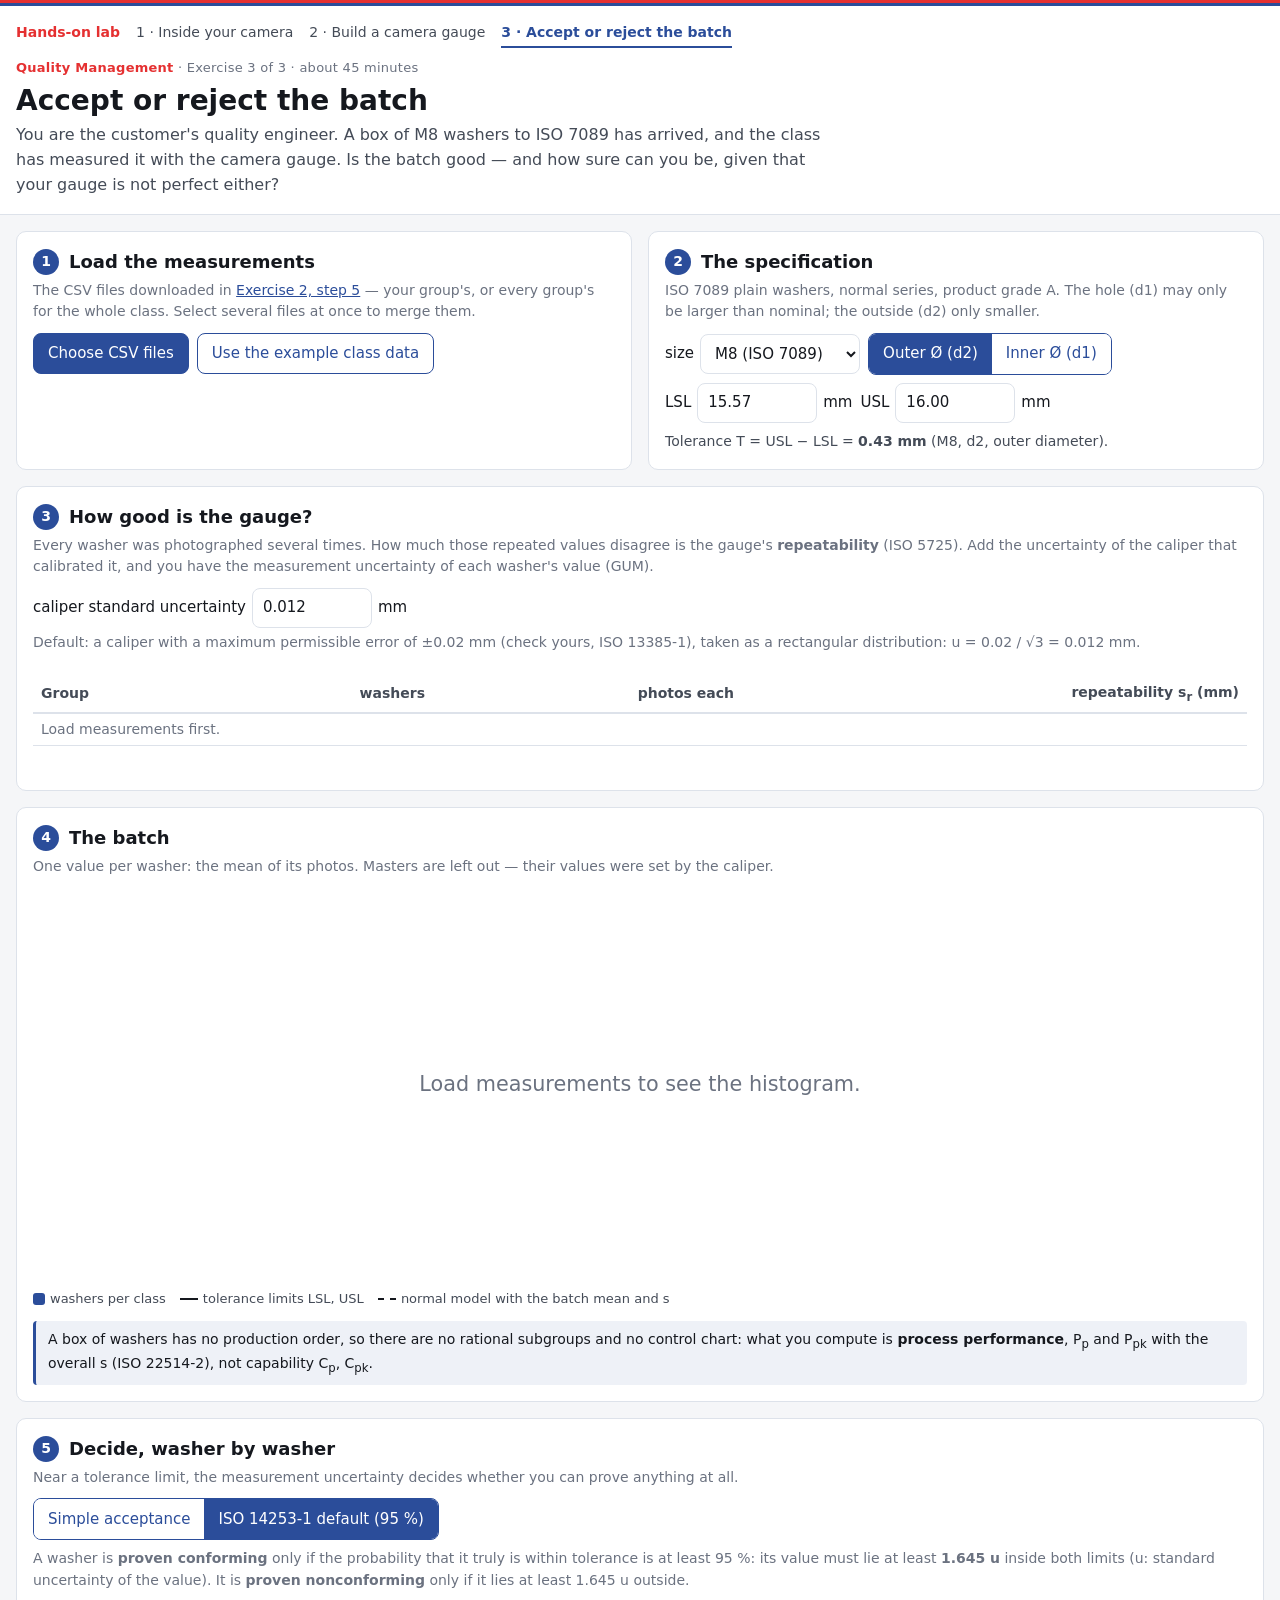
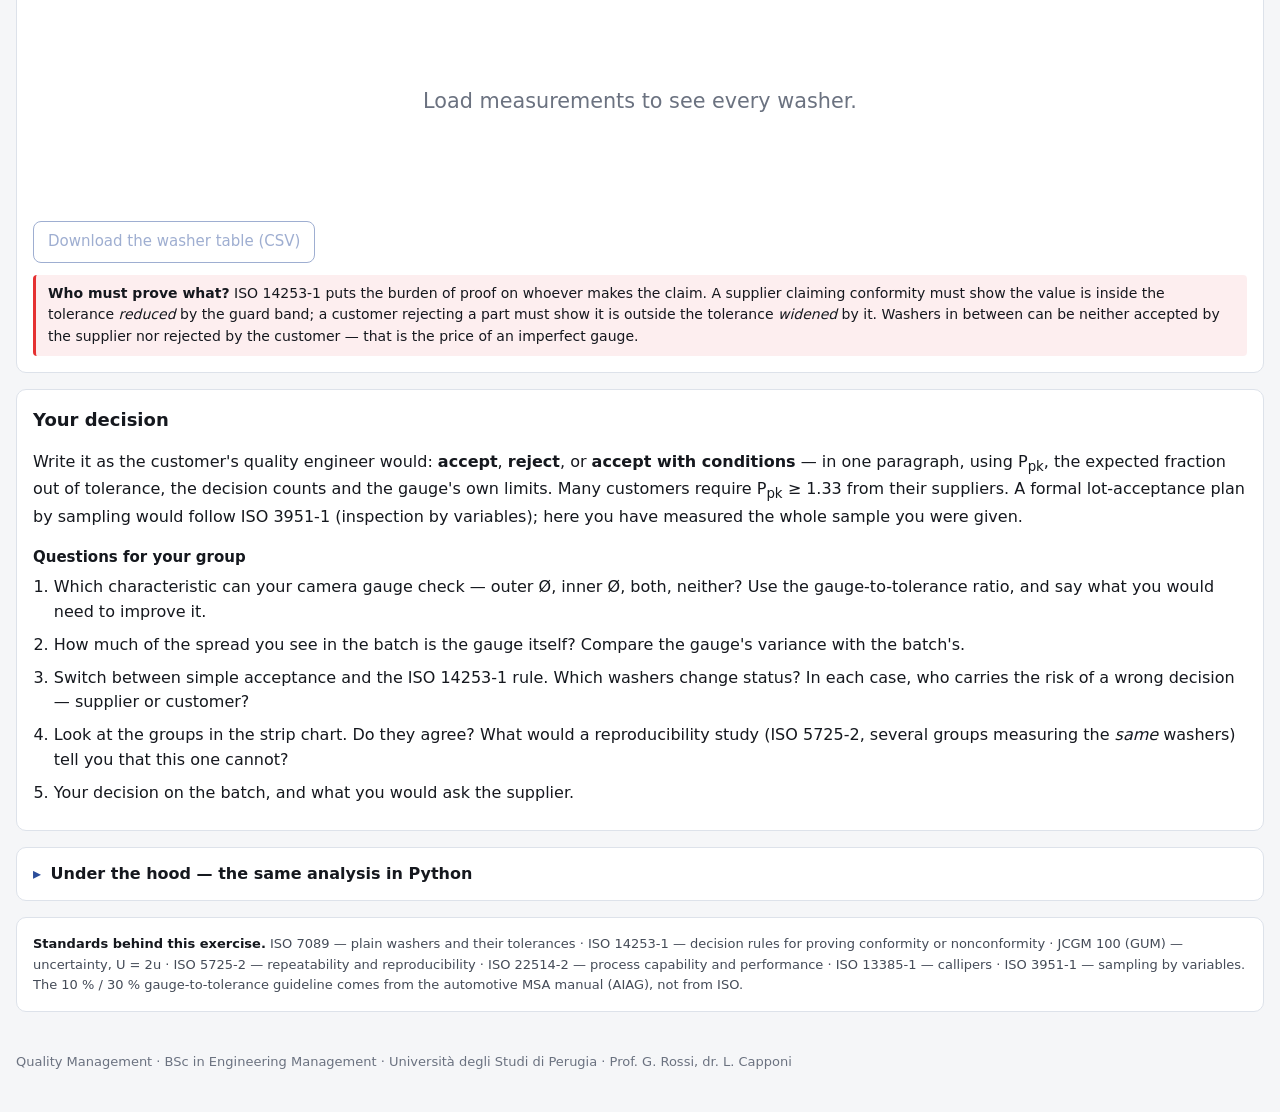
<file: materials/quality-management/lab/batch.html>
<!DOCTYPE html>
<html lang="en">
<head>
<meta charset="utf-8">
<meta name="viewport" content="width=device-width, initial-scale=1">
<title>Accept or reject the batch — Quality Management lab</title>
<meta name="description" content="Use the class's camera measurements to decide whether a batch of ISO 7089 washers is acceptable — and how sure you can be.">
<link rel="stylesheet" href="lab.css">
</head>
<body>

<header class="top">
  <div class="rules"></div>
  <div class="top-in">
    <nav class="nav" aria-label="Lab exercises">
      <a class="home" href="index.html">Hands-on lab</a>
      <a href="camera.html">1 · Inside your camera</a>
      <a href="gauge.html">2 · Build a camera gauge</a>
      <a href="batch.html" aria-current="page">3 · Accept or reject the batch</a>
    </nav>
    <div class="crumbs"><b>Quality Management</b> · Exercise 3 of 3 · about 45 minutes</div>
    <h1>Accept or reject the batch</h1>
    <p class="lead">You are the customer's quality engineer. A box of M8 washers to ISO 7089 has arrived, and the class has measured it with the camera gauge. Is the batch good — and how sure can you be, given that your gauge is not perfect either?</p>
  </div>
</header>

<main>
  <div class="two">
    <div class="card">
      <h2><span class="step-n">1</span>Load the measurements</h2>
      <p class="hint">The CSV files downloaded in <a href="gauge.html#step5">Exercise 2, step 5</a> — your group's, or every group's for the whole class. Select several files at once to merge them.</p>
      <div class="row">
        <label class="btn" for="file">Choose CSV files</label>
        <input type="file" id="file" accept=".csv,text/csv" multiple hidden>
        <button class="ghost" id="btnDemo" type="button">Use the example class data</button>
      </div>
      <div class="status" id="loadStatus"></div>
    </div>

    <div class="card">
      <h2><span class="step-n">2</span>The specification</h2>
      <p class="hint">ISO 7089 plain washers, normal series, product grade A. The hole (d1) may only be larger than nominal; the outside (d2) only smaller.</p>
      <div class="row">
        <label class="inline">size <select id="size"></select></label>
        <div class="seg" role="group" aria-label="Characteristic">
          <button type="button" id="cOD" aria-pressed="true">Outer Ø (d2)</button>
          <button type="button" id="cID" aria-pressed="false">Inner Ø (d1)</button>
        </div>
      </div>
      <div class="row" style="margin-top:8px">
        <label class="inline">LSL <input type="number" id="lsl" step="0.01"> mm</label>
        <label class="inline">USL <input type="number" id="usl" step="0.01"> mm</label>
      </div>
      <div class="status" id="specStatus"></div>
    </div>
  </div>

  <div class="card">
    <h2><span class="step-n">3</span>How good is the gauge?</h2>
    <p class="hint">Every washer was photographed several times. How much those repeated values disagree is the gauge's <b>repeatability</b> (ISO 5725). Add the uncertainty of the caliper that calibrated it, and you have the measurement uncertainty of each washer's value (GUM).</p>
    <div class="row">
      <label class="inline">caliper standard uncertainty <input type="number" id="ucal" step="0.001" min="0" value="0.012"> mm</label>
    </div>
    <p class="hint">Default: a caliper with a maximum permissible error of ±0.02 mm (check yours, ISO 13385-1), taken as a rectangular distribution: u = 0.02 / √3 = 0.012 mm.</p>
    <div class="figs" id="gaugeFigs"></div>
    <div class="tbl-wrap" style="margin-top:12px">
      <table>
        <thead><tr><th>Group</th><th class="num">washers</th><th class="num">photos each</th><th class="num">repeatability s<sub>r</sub> (mm)</th></tr></thead>
        <tbody id="groupBody"><tr><td colspan="4" class="hint">Load measurements first.</td></tr></tbody>
      </table>
    </div>
    <div class="status" id="gaugeStatus"></div>
  </div>

  <div class="card">
    <h2><span class="step-n">4</span>The batch</h2>
    <p class="hint">One value per washer: the mean of its photos. Masters are left out — their values were set by the caliper.</p>
    <div class="figs" id="batchFigs"></div>
    <div class="chart" id="histBox" style="margin-top:12px">
      <svg id="histSvg" viewBox="0 0 760 240" role="img" aria-label="Histogram of washer diameters with the tolerance limits"></svg>
      <div class="tip" id="histTip"></div>
    </div>
    <div class="legend">
      <span><span class="sw" style="background:var(--blue)"></span>washers per class</span>
      <span><span class="ln"></span>tolerance limits LSL, USL</span>
      <span><span class="ln dash"></span>normal model with the batch mean and s</span>
    </div>
    <div class="note">A box of washers has no production order, so there are no rational subgroups and no control chart: what you compute is <b>process performance</b>, P<sub>p</sub> and P<sub>pk</sub> with the overall s (ISO 22514-2), not capability C<sub>p</sub>, C<sub>pk</sub>.</div>
  </div>

  <div class="card">
    <h2><span class="step-n">5</span>Decide, washer by washer</h2>
    <p class="hint">Near a tolerance limit, the measurement uncertainty decides whether you can prove anything at all.</p>
    <div class="seg" role="group" aria-label="Decision rule">
      <button type="button" id="rSimple" aria-pressed="false">Simple acceptance</button>
      <button type="button" id="rISO" aria-pressed="true">ISO 14253-1 default (95 %)</button>
    </div>
    <p class="hint" id="ruleText" style="margin-top:8px"></p>
    <div class="row" id="pills" style="margin-top:4px"></div>
    <div class="chart" id="stripBox" style="margin-top:10px">
      <svg id="stripSvg" viewBox="0 0 760 260" role="img" aria-label="Every washer by group, against the tolerance and acceptance limits"></svg>
      <div class="tip" id="stripTip"></div>
    </div>
    <div class="legend" id="stripLegend"></div>
    <div class="row" style="margin-top:12px">
      <button class="ghost" id="btnCSV" type="button" disabled>Download the washer table (CSV)</button>
    </div>
    <div class="why"><b>Who must prove what?</b> ISO 14253-1 puts the burden of proof on whoever makes the claim. A supplier claiming conformity must show the value is inside the tolerance <i>reduced</i> by the guard band; a customer rejecting a part must show it is outside the tolerance <i>widened</i> by it. Washers in between can be neither accepted by the supplier nor rejected by the customer — that is the price of an imperfect gauge.</div>
  </div>

  <div class="card">
    <h2>Your decision</h2>
    <p>Write it as the customer's quality engineer would: <b>accept</b>, <b>reject</b>, or <b>accept with conditions</b> — in one paragraph, using P<sub>pk</sub>, the expected fraction out of tolerance, the decision counts and the gauge's own limits. Many customers require P<sub>pk</sub> ≥ 1.33 from their suppliers. A formal lot-acceptance plan by sampling would follow ISO 3951-1 (inspection by variables); here you have measured the whole sample you were given.</p>
    <h3>Questions for your group</h3>
    <ol class="q">
      <li>Which characteristic can your camera gauge check — outer Ø, inner Ø, both, neither? Use the gauge-to-tolerance ratio, and say what you would need to improve it.</li>
      <li>How much of the spread you see in the batch is the gauge itself? Compare the gauge's variance with the batch's.</li>
      <li>Switch between simple acceptance and the ISO 14253-1 rule. Which washers change status? In each case, who carries the risk of a wrong decision — supplier or customer?</li>
      <li>Look at the groups in the strip chart. Do they agree? What would a reproducibility study (ISO 5725-2, several groups measuring the <i>same</i> washers) tell you that this one cannot?</li>
      <li>Your decision on the batch, and what you would ask the supplier.</li>
    </ol>
  </div>

  <details>
    <summary>Under the hood — the same analysis in Python</summary>
    <div class="in">
      <p class="hint" style="margin-top:0">For the curious: the notebook does this analysis with pandas, step by step, on the example data or on your class's CSV files. It runs on Google Colab — nothing to install (a free Google account is needed).</p>
      <p><a class="btn" href="https://colab.research.google.com/github/LolloCappo/student-hub/blob/main/materials/quality-management/lab/notebooks/3-accept-or-reject.ipynb" target="_blank" rel="noopener">Open the notebook in Colab</a></p>
<pre id="pyCode">import numpy as np, pandas as pd
from scipy.stats import norm

df = pd.read_csv("example-class.csv")
df = df[df.master.astype(str).str.lower() != "true"]                  # masters were set by the caliper
by = df.groupby(["group", "part"]).od_mm                              # one washer = group + part name

s_r = np.sqrt((by.var() * (by.count() - 1)).sum() / (by.count() - 1).sum())   # pooled repeatability
u   = np.sqrt(s_r**2 / by.count().median() + 0.012**2)                # + caliper; for a mean of n photos
x   = by.mean()                                                       # one value per washer

LSL, USL = 15.57, 16.00                                               # ISO 7089, M8, outer diameter
m, s = x.mean(), x.std()
print(f"6u/T = {6 * u / (USL - LSL):.0%}   Pp = {(USL - LSL) / (6 * s):.2f}   Ppk = {min(USL - m, m - LSL) / (3 * s):.2f}")
print(f"expected out of tolerance: {1e6 * (norm.cdf(LSL, m, s) + norm.sf(USL, m, s)):.0f} ppm")

g = 1.645 * u                                                         # ISO 14253-1: 95 % conformance probability
status = np.where((x >= LSL + g) & (x <= USL - g), "conforming",
         np.where((x < LSL - g) | (x > USL + g), "nonconforming", "cannot decide"))
print(pd.Series(status).value_counts())</pre>
      <button class="ghost" id="btnCopy" type="button">Copy code</button>
    </div>
  </details>

  <div class="card std">
    <b>Standards behind this exercise.</b> ISO 7089 — plain washers and their tolerances ·
    ISO 14253-1 — decision rules for proving conformity or nonconformity ·
    JCGM 100 (GUM) — uncertainty, U = 2u ·
    ISO 5725-2 — repeatability and reproducibility ·
    ISO 22514-2 — process capability and performance ·
    ISO 13385-1 — callipers · ISO 3951-1 — sampling by variables.
    The 10 % / 30 % gauge-to-tolerance guideline comes from the automotive MSA manual (AIAG), not from ISO.
  </div>
</main>

<footer>Quality Management · BSc in Engineering Management · Università degli Studi di Perugia · Prof. G. Rossi, dr. L. Capponi</footer>

<script>
'use strict';
const $ = (s) => document.querySelector(s);

/* ISO 7089, product grade A: d1 (hole) and d2 (outside), limits in mm */
const ISO7089 = {
  M5: { d1: [5.30, 5.48], d2: [9.64, 10.00] },
  M6: { d1: [6.40, 6.62], d2: [11.57, 12.00] },
  M8: { d1: [8.40, 8.62], d2: [15.57, 16.00] },
  M10: { d1: [10.50, 10.77], d2: [19.48, 20.00] },
  M12: { d1: [13.00, 13.27], d2: [23.48, 24.00] },
};
const st = { rows: [], files: [], size: 'M8', ch: 'od', lsl: null, usl: null, rule: 'iso', res: null };

/* ---------------- CSV ---------------- */
function parseCSV(text) {
  const out = []; let row = [], cell = '', q = false;
  for (let i = 0; i < text.length; i++) {
    const c = text[i];
    if (q) { if (c === '"') { if (text[i + 1] === '"') { cell += '"'; i++; } else q = false; } else cell += c; }
    else if (c === '"') q = true;
    else if (c === ',') { row.push(cell); cell = ''; }
    else if (c === '\n' || c === '\r') { if (c === '\r' && text[i + 1] === '\n') i++; row.push(cell); cell = ''; if (row.some(v => v !== '')) out.push(row); row = []; }
    else cell += c;
  }
  row.push(cell); if (row.some(v => v !== '')) out.push(row);
  if (!out.length) return [];
  const head = out[0].map(h => h.trim().toLowerCase());
  return out.slice(1).map(r => Object.fromEntries(head.map((h, i) => [h, (r[i] || '').trim()])));
}

function addCSV(text, fname) {
  const recs = parseCSV(text);
  if (!recs.length || !('od_mm' in recs[0]) || !('part' in recs[0])) return `${fname}: not a gauge CSV (needs columns part, od_mm, id_mm).`;
  const stem = fname.replace(/\.csv$/i, '');
  for (const r of recs) {
    const od = parseFloat(r.od_mm), id = parseFloat(r.id_mm);
    if (isNaN(od) && isNaN(id)) continue;
    st.rows.push({ group: r.group || stem, part: r.part, od: isNaN(od) ? null : od, id: isNaN(id) ? null : id, master: /^true$/i.test(r.master || '') });
  }
  return null;
}

$('#file').addEventListener('change', async (e) => {
  const files = [...(e.target.files || [])]; if (!files.length) return;
  st.rows = []; const errs = [];
  for (const f of files) { const err = addCSV(await f.text(), f.name); if (err) errs.push(err); }
  st.files = files.map(f => f.name);
  e.target.value = '';
  afterLoad(errs);
});
$('#btnDemo').addEventListener('click', () => {
  const go = () => { st.rows = []; addCSV(window.EXAMPLE_CLASS_CSV, 'example-class.csv'); st.files = ['example class data']; afterLoad([]); };
  if (window.EXAMPLE_CLASS_CSV) return go();
  const s = document.createElement('script'); s.src = 'data/example-class.js'; s.onload = go;
  s.onerror = () => setStatus('#loadStatus', 'The example data could not be loaded.', true);
  document.head.appendChild(s);
});
function afterLoad(errs) {
  const groups = new Set(st.rows.map(r => r.group));
  const washers = new Set(st.rows.filter(r => !r.master).map(r => r.group + '/' + r.part));
  setStatus('#loadStatus', (errs.length ? errs.join(' ') + ' ' : '') +
    `<b>${st.rows.length} measurements</b> · ${groups.size} group${groups.size === 1 ? '' : 's'} · ${washers.size} washers (masters excluded).`, errs.length > 0, true);
  $('#btnCSV').disabled = !washers.size;
  analyse();
}

/* ---------------- specification ---------------- */
const sizeSel = $('#size');
sizeSel.innerHTML = Object.keys(ISO7089).map(k => `<option value="${k}" ${k === 'M8' ? 'selected' : ''}>${k} (ISO 7089)</option>`).join('') + '<option value="custom">custom</option>';
sizeSel.addEventListener('change', () => { st.size = sizeSel.value; setSpec(); });
$('#cOD').addEventListener('click', () => { st.ch = 'od'; press('#cOD', '#cID'); setSpec(); });
$('#cID').addEventListener('click', () => { st.ch = 'id'; press('#cID', '#cOD'); setSpec(); });
$('#lsl').addEventListener('input', () => { sizeSel.value = 'custom'; st.size = 'custom'; readSpec(); analyse(); });
$('#usl').addEventListener('input', () => { sizeSel.value = 'custom'; st.size = 'custom'; readSpec(); analyse(); });
$('#ucal').addEventListener('input', analyse);
function press(on, off) { $(on).setAttribute('aria-pressed', 'true'); $(off).setAttribute('aria-pressed', 'false'); }
function setSpec() {
  if (st.size !== 'custom') {
    const [l, u] = ISO7089[st.size][st.ch === 'od' ? 'd2' : 'd1'];
    $('#lsl').value = l.toFixed(2); $('#usl').value = u.toFixed(2);
  }
  readSpec(); analyse();
}
function readSpec() {
  st.lsl = parseFloat($('#lsl').value); st.usl = parseFloat($('#usl').value);
  const ok = st.usl > st.lsl;
  setStatus('#specStatus', ok ? `Tolerance T = USL − LSL = <b>${(st.usl - st.lsl).toFixed(2)} mm</b>` + (st.size !== 'custom' ? ` (${st.size}, ${st.ch === 'od' ? 'd2, outer' : 'd1, inner'} diameter).` : '.') : 'USL must be larger than LSL.', !ok, true);
}

/* ---------------- statistics ---------------- */
function mean(a) { return a.reduce((s, v) => s + v, 0) / a.length; }
function variance(a) { const m = mean(a); return a.reduce((s, v) => s + (v - m) ** 2, 0) / (a.length - 1); }
function median(a) { const b = [...a].sort((x, y) => x - y); return b.length % 2 ? b[b.length >> 1] : (b[b.length / 2 - 1] + b[b.length / 2]) / 2; }
function erf(x) { // Abramowitz & Stegun 7.1.26, |error| < 1.5e-7
  const s = Math.sign(x); x = Math.abs(x);
  const t = 1 / (1 + 0.3275911 * x);
  return s * (1 - (((((1.061405429 * t - 1.453152027) * t) + 1.421413741) * t - 0.284496736) * t + 0.254829592) * t * Math.exp(-x * x));
}
const Phi = (z) => 0.5 * (1 + erf(z / Math.SQRT2));

function analyse() {
  if (!st.rows.length || !(st.usl > st.lsl)) { st.res = null; drawAll(); return; }
  const key = st.ch, ucal = Math.max(0, parseFloat($('#ucal').value) || 0);
  const W = new Map();
  for (const r of st.rows) {
    if (r.master || r[key] == null) continue;
    const k = r.group + '/' + r.part;
    if (!W.has(k)) W.set(k, { group: r.group, part: r.part, vals: [] });
    W.get(k).vals.push(r[key]);
  }
  const washers = [...W.values()];
  if (!washers.length) { st.res = null; drawAll(); return; }
  // pooled repeatability, overall and per group
  const pool = (list) => { let num = 0, den = 0; for (const w of list) if (w.vals.length > 1) { num += variance(w.vals) * (w.vals.length - 1); den += w.vals.length - 1; } return den ? { s: Math.sqrt(num / den), dof: den } : null; };
  const rep = pool(washers);
  const nTyp = median(washers.map(w => w.vals.length));
  const groups = [...new Set(washers.map(w => w.group))].sort((a, b) => a.localeCompare(b, 'en', { numeric: true }));
  const perGroup = groups.map(g => { const l = washers.filter(w => w.group === g); return { g, n: l.length, photos: median(l.map(w => w.vals.length)), rep: pool(l) }; });
  const uRep = rep ? rep.s / Math.sqrt(nTyp) : null;
  const u = uRep != null ? Math.sqrt(uRep ** 2 + ucal ** 2) : null;
  // batch
  for (const w of washers) w.x = mean(w.vals);
  const xs = washers.map(w => w.x), n = xs.length, m = mean(xs), s = n > 1 ? Math.sqrt(variance(xs)) : null;
  const T = st.usl - st.lsl;
  const pp = s ? T / (6 * s) : null, ppk = s ? Math.min(st.usl - m, m - st.lsl) / (3 * s) : null;
  const pOut = s ? Phi((st.lsl - m) / s) + (1 - Phi((st.usl - m) / s)) : null;
  // decisions
  const g = st.rule === 'iso' && u != null ? 1.645 * u : 0;
  for (const w of washers) {
    if (w.x >= st.lsl + g && w.x <= st.usl - g) w.status = 'ok';
    else if (w.x < st.lsl - g || w.x > st.usl + g) w.status = 'bad';
    else w.status = 'warn';
  }
  st.res = { washers, groups, perGroup, rep, nTyp, uRep, ucal, u, U: u != null ? 2 * u : null, g, m, s, n, pp, ppk, pOut, T,
             gaugeShare: s && uRep ? uRep ** 2 / s ** 2 : null };
  drawAll();
}

/* ---------------- drawing ---------------- */
const fmt = (v, d) => v == null || isNaN(v) ? '—' : v.toFixed(d);
const fig = (k, v, s) => `<div class="fig"><div class="k">${k}</div><div class="v">${v}</div><div class="s">${s}</div></div>`;
const STATUS = { ok: { word: 'conforming', sym: '✓', cls: 'ok' }, warn: { word: 'cannot be decided', sym: '?', cls: 'warn' }, bad: { word: 'nonconforming', sym: '✕', cls: 'bad' } };

function drawAll() {
  const r = st.res;
  $('#ruleText').innerHTML = st.rule === 'iso'
    ? `A washer is <b>proven conforming</b> only if the probability that it truly is within tolerance is at least 95 %: its value must lie at least <b>1.645 u</b> inside both limits (u: standard uncertainty of the value). It is <b>proven nonconforming</b> only if it lies at least 1.645 u outside.`
    : `Every measured value inside the tolerance is accepted, everything outside rejected — as if the gauge were perfect. Simple, and common in practice; the risk of a wrong decision is simply not stated.`;
  if (!r) {
    $('#gaugeFigs').innerHTML = $('#batchFigs').innerHTML = $('#pills').innerHTML = $('#stripLegend').innerHTML = '';
    $('#groupBody').innerHTML = '<tr><td colspan="4" class="hint">Load measurements first.</td></tr>';
    setStatus('#gaugeStatus', ''); drawHist(); drawStrip(); return;
  }
  // gauge
  const ratio = r.u != null ? 6 * r.u / r.T : null;
  const verdict = ratio == null ? '' : ratio <= 0.10 ? 'good enough for this tolerance' : ratio <= 0.30 ? 'marginal for this tolerance' : 'not good enough for this tolerance';
  $('#gaugeFigs').innerHTML =
    fig('Repeatability s<sub>r</sub>', fmt(r.rep && r.rep.s * 1000, 1) + ' µm', `one photo · ${r.rep ? r.rep.dof : 0} degrees of freedom`) +
    fig('Photos per washer', fmt(r.nTyp, 0), `the mean of ${fmt(r.nTyp, 0)} photos: s<sub>r</sub>/√${fmt(r.nTyp, 0)} = ${fmt(r.uRep && r.uRep * 1000, 1)} µm`) +
    fig('Uncertainty u', fmt(r.u && r.u * 1000, 1) + ' µm', `√(${fmt(r.uRep && r.uRep * 1000, 1)}² + ${fmt(r.ucal * 1000, 1)}²) µm, repeatability and caliper`) +
    fig('Expanded U = 2u', fmt(r.U && r.U * 1000, 0) + ' µm', 'about 95 % coverage (GUM, k = 2)') +
    fig('Gauge-to-tolerance 6u/T', fmt(ratio && ratio * 100, 0) + ' %', verdict);
  $('#groupBody').innerHTML = r.perGroup.map(p => `<tr><td>${esc(p.g)}</td><td class="num">${p.n}</td><td class="num">${fmt(p.photos, 0)}</td><td class="num">${p.rep ? fmt(p.rep.s, 4) : '— (one photo only)'}</td></tr>`).join('');
  setStatus('#gaugeStatus', r.rep ? `Guideline (AIAG MSA): 6u/T up to 10 % good, 10–30 % marginal, above 30 % not adequate. Here: <b>${verdict}</b>.` : 'Each washer needs at least two photos to estimate repeatability.', !r.rep || ratio > 0.3, true);
  // batch
  $('#batchFigs').innerHTML =
    fig('Washers', r.n, `${r.groups.length} group${r.groups.length === 1 ? '' : 's'}`) +
    fig('Mean', fmt(r.m, 3) + ' mm', `nominal limits ${fmt(st.lsl, 2)}–${fmt(st.usl, 2)}`) +
    fig('Standard deviation s', fmt(r.s && r.s * 1000, 1) + ' µm', r.gaugeShare != null ? `${fmt(r.gaugeShare * 100, 0)} % of its variance is the gauge` : 'between washers') +
    fig('P<sub>p</sub>', fmt(r.pp, 2), 'tolerance / 6s') +
    fig('P<sub>pk</sub>', fmt(r.ppk, 2), 'distance to nearest limit / 3s') +
    fig('Expected out of tolerance', r.pOut == null ? '—' : r.pOut * 1e6 < 1 ? '< 1 ppm' : fmt(r.pOut * 1e6, 0) + ' ppm', 'normal model, both tails');
  // decision pills
  const cnt = { ok: 0, warn: 0, bad: 0 }; r.washers.forEach(w => cnt[w.status]++);
  $('#pills').innerHTML = ['ok', 'warn', 'bad'].map(k => `<span class="pill ${STATUS[k].cls}">${STATUS[k].sym} ${cnt[k]} ${STATUS[k].word}</span>`).join('') +
    (st.rule === 'iso' && r.u != null ? `<span class="hint" style="margin:0">guard band g = 1.645 u = ${fmt(r.g * 1000, 0)} µm on each side</span>` : '');
  $('#stripLegend').innerHTML = ['ok', 'warn', 'bad'].map(k => `<span><span class="st-${k}" style="font-weight:700">${STATUS[k].sym}</span> ${STATUS[k].word}</span>`).join('') +
    `<span><span class="ln"></span>tolerance limits</span>` + (st.rule === 'iso' ? `<span><span class="sw" style="background:var(--warn-weak);border:1px solid #e9c48a"></span>guard band</span>` : '');
  drawHist(); drawStrip();
}

function axis(lo, hi, x0, x1) {
  const span = hi - lo, raw = span / 6, p = 10 ** Math.floor(Math.log10(raw));
  const step = [1, 2, 2.5, 5, 10].map(f => f * p).find(v => v >= raw);
  const ticks = []; for (let v = Math.ceil(lo / step) * step; v <= hi + 1e-9; v += step) ticks.push(+v.toFixed(6));
  return { X: (v) => x0 + (v - lo) / (hi - lo) * (x1 - x0), ticks, dec: Math.max(0, -Math.floor(Math.log10(step) + 1e-9)) };
}
function range(r) {
  const vals = r.washers.map(w => w.x).concat([st.lsl, st.usl]);
  const lo = Math.min(...vals), hi = Math.max(...vals), pad = (hi - lo) * 0.08;
  return [lo - pad, hi + pad];
}

function drawHist() {
  const svg = $('#histSvg'), r = st.res, Wd = 760, Hd = 240, L = 40, R = 16, T = 18, B = 36;
  if (!r) { svg.innerHTML = `<text x="${Wd / 2}" y="${Hd / 2}" text-anchor="middle" font-size="13" fill="#6b7280">Load measurements to see the histogram.</text>`; return; }
  const [lo, hi] = range(r), ax = axis(lo, hi, L, Wd - R);
  const k = Math.max(5, Math.min(20, Math.round(Math.sqrt(r.n)))), bw = (hi - lo) / k;
  const counts = new Array(k).fill(0); r.washers.forEach(w => counts[Math.min(k - 1, Math.floor((w.x - lo) / bw))]++);
  const peak = r.s ? r.n * bw / (r.s * Math.sqrt(2 * Math.PI)) : 0;     // top of the normal model
  const cmax = Math.max(...counts, 1), ymax = Math.max(cmax, peak) * 1.05, Y = (c) => Hd - B - c / ymax * (Hd - T - B);
  let s = '';
  for (let c = 0; c <= ymax; c += Math.max(1, Math.ceil(ymax / 4))) s +=`<line x1="${L}" x2="${Wd - R}" y1="${Y(c)}" y2="${Y(c)}" stroke="#eceff4"/><text x="${L - 6}" y="${Y(c) + 4}" font-size="11" text-anchor="end" fill="#6b7280">${c}</text>`;
  ax.ticks.forEach(v => s += `<text x="${ax.X(v)}" y="${Hd - B + 16}" font-size="11" text-anchor="middle" fill="#6b7280">${v.toFixed(ax.dec)}</text>`);
  s += `<text x="${(L + Wd - R) / 2}" y="${Hd - 4}" font-size="12" text-anchor="middle" fill="#444b57">${st.ch === 'od' ? 'outer' : 'inner'} diameter (mm), mean of the photos of each washer</text>`;
  counts.forEach((c, i) => {
    if (!c) return;
    const x = ax.X(lo + i * bw) + 1, w = ax.X(lo + (i + 1) * bw) - ax.X(lo + i * bw) - 2, y = Y(c), h = Hd - B - y;
    s += `<path d="M${x} ${Hd - B}V${y + 3}q0 -3 3 -3h${w - 6}q3 0 3 3V${Hd - B}Z" fill="#2B4D9A"/>`;
    s += `<rect class="hit" data-i="${i}" x="${x}" y="${T}" width="${w}" height="${Hd - B - T}" fill="transparent"/>`;
  });
  if (r.s) { // normal model scaled to the counts
    let d = ''; for (let j = 0; j <= 120; j++) { const v = lo + (hi - lo) * j / 120, f = r.n * bw * Math.exp(-0.5 * ((v - r.m) / r.s) ** 2) / (r.s * Math.sqrt(2 * Math.PI)); d += (j ? 'L' : 'M') + ax.X(v).toFixed(1) + ' ' + Math.max(T, Y(f)).toFixed(1); }
    s += `<path d="${d}" fill="none" stroke="#15181e" stroke-width="1.5" stroke-dasharray="5 4"/>`;
  }
  for (const [v, lab] of [[st.lsl, 'LSL'], [st.usl, 'USL']]) s += `<line x1="${ax.X(v)}" x2="${ax.X(v)}" y1="${T - 6}" y2="${Hd - B}" stroke="#15181e" stroke-width="2"/><text x="${ax.X(v)}" y="${T - 9}" font-size="12" font-weight="700" text-anchor="middle" fill="#15181e">${lab} ${v.toFixed(2)}</text>`;
  s += `<line x1="${L}" x2="${Wd - R}" y1="${Hd - B}" y2="${Hd - B}" stroke="#9aa3b2"/>`;
  svg.innerHTML = s;
  const tip = $('#histTip');
  svg.querySelectorAll('.hit').forEach(h => {
    h.addEventListener('mouseenter', () => {
      const i = +h.dataset.i, rr = svg.getBoundingClientRect();
      tip.style.display = 'block'; tip.style.left = ((+h.getAttribute('x') + +h.getAttribute('width') / 2) * rr.width / Wd) + 'px'; tip.style.top = (Y(counts[i]) * rr.height / Hd) + 'px';
      tip.textContent = `${(lo + i * bw).toFixed(3)}–${(lo + (i + 1) * bw).toFixed(3)} mm: ${counts[i]} washer${counts[i] === 1 ? '' : 's'}`;
    });
    h.addEventListener('mouseleave', () => { tip.style.display = 'none'; });
  });
}

function drawStrip() {
  const svg = $('#stripSvg'), r = st.res, Wd = 760, L = 54, R = 16, T = 22, B = 34;
  if (!r) { svg.setAttribute('viewBox', `0 0 ${Wd} 120`); svg.innerHTML = `<text x="${Wd / 2}" y="60" text-anchor="middle" font-size="13" fill="#6b7280">Load measurements to see every washer.</text>`; return; }
  const lane = 30, Hd = T + B + lane * r.groups.length; svg.setAttribute('viewBox', `0 0 ${Wd} ${Hd}`);
  const [lo, hi] = range(r), ax = axis(lo, hi, L, Wd - R);
  let s = '';
  if (st.rule === 'iso' && r.g > 0) {
    for (const [a, b] of [[st.lsl - r.g, st.lsl + r.g], [st.usl - r.g, st.usl + r.g]]) {
      const x0 = Math.max(L, ax.X(a)), x1 = Math.min(Wd - R, ax.X(b));
      if (x1 > x0) s += `<rect x="${x0}" y="${T}" width="${x1 - x0}" height="${Hd - T - B}" fill="#fff3df"/>`;
    }
  }
  r.groups.forEach((g, i) => { const y = T + lane * (i + 0.5); s += `<line x1="${L}" x2="${Wd - R}" y1="${y}" y2="${y}" stroke="#eceff4"/><text x="${L - 8}" y="${y + 4}" font-size="12" text-anchor="end" fill="#444b57">${esc(g)}</text>`; });
  ax.ticks.forEach(v => s += `<text x="${ax.X(v)}" y="${Hd - B + 16}" font-size="11" text-anchor="middle" fill="#6b7280">${v.toFixed(ax.dec)}</text>`);
  s += `<text x="${(L + Wd - R) / 2}" y="${Hd - 4}" font-size="12" text-anchor="middle" fill="#444b57">${st.ch === 'od' ? 'outer' : 'inner'} diameter (mm)</text>`;
  for (const [v, lab] of [[st.lsl, 'LSL'], [st.usl, 'USL']]) s += `<line x1="${ax.X(v)}" x2="${ax.X(v)}" y1="${T - 4}" y2="${Hd - B}" stroke="#15181e" stroke-width="2"/><text x="${ax.X(v)}" y="${T - 8}" font-size="12" font-weight="700" text-anchor="middle" fill="#15181e">${lab}</text>`;
  const col = { ok: '#1f7a3a', warn: '#a15c00', bad: '#b42318' };
  r.washers.forEach((w, j) => {
    const gi = r.groups.indexOf(w.group), x = ax.X(w.x);
    const y = T + lane * (gi + 0.5) + ((j * 7919) % 11 - 5) * 1.1;        // small fixed jitter against overlap
    if (w.status === 'ok') s += `<circle cx="${x}" cy="${y}" r="5" fill="${col.ok}" stroke="#fff" stroke-width="1.5"/>`;
    else if (w.status === 'warn') s += `<path d="M${x} ${y - 7}L${x + 7} ${y}L${x} ${y + 7}L${x - 7} ${y}Z" fill="${col.warn}" stroke="#fff" stroke-width="1.5"/>`;
    else s += `<path d="M${x - 6} ${y - 6}L${x + 6} ${y + 6}M${x + 6} ${y - 6}L${x - 6} ${y + 6}" stroke="${col.bad}" stroke-width="3" stroke-linecap="round"/>`;
    s += `<circle class="hit" data-j="${j}" cx="${x}" cy="${y}" r="10" fill="transparent"/>`;
  });
  svg.innerHTML = s;
  const tip = $('#stripTip');
  svg.querySelectorAll('.hit').forEach(h => {
    h.addEventListener('mouseenter', () => {
      const w = r.washers[+h.dataset.j], rr = svg.getBoundingClientRect();
      tip.style.display = 'block'; tip.style.left = (+h.getAttribute('cx') * rr.width / Wd) + 'px'; tip.style.top = (+h.getAttribute('cy') * rr.height / Hd) + 'px';
      tip.textContent = `${w.group} · washer ${w.part}: ${w.x.toFixed(3)} mm (${w.vals.length} photo${w.vals.length === 1 ? '' : 's'}) — ${STATUS[w.status].word}`;
    });
    h.addEventListener('mouseleave', () => { tip.style.display = 'none'; });
  });
}

/* ---------------- rule, export, misc ---------------- */
$('#rSimple').addEventListener('click', () => { st.rule = 'simple'; press('#rSimple', '#rISO'); analyse(); });
$('#rISO').addEventListener('click', () => { st.rule = 'iso'; press('#rISO', '#rSimple'); analyse(); });
$('#btnCSV').addEventListener('click', () => {
  const r = st.res; if (!r) return;
  const lines = ['group,part,photos,value_mm,characteristic,status,rule,LSL,USL,u_mm,guard_band_mm'];
  r.washers.forEach(w => lines.push([w.group, w.part, w.vals.length, w.x.toFixed(4), st.ch === 'od' ? 'outer' : 'inner', STATUS[w.status].word, st.rule === 'iso' ? 'ISO 14253-1 95%' : 'simple', st.lsl, st.usl, r.u != null ? r.u.toFixed(4) : '', r.g.toFixed(4)].map(v => /[",]/.test(String(v)) ? `"${String(v).replace(/"/g, '""')}"` : v).join(',')));
  const a = document.createElement('a'); a.href = URL.createObjectURL(new Blob([lines.join('\n')], { type: 'text/csv' }));
  a.download = `batch-decision-${st.ch}.csv`; a.click(); setTimeout(() => URL.revokeObjectURL(a.href), 1000);
});
$('#btnCopy').addEventListener('click', async () => {
  try { await navigator.clipboard.writeText($('#pyCode').textContent); $('#btnCopy').textContent = 'Copied'; }
  catch (e) { $('#btnCopy').textContent = 'Select the code and copy it'; }
  setTimeout(() => { $('#btnCopy').textContent = 'Copy code'; }, 1800);
});
function esc(s) { return String(s).replace(/[&<>"]/g, c => ({ '&': '&amp;', '<': '&lt;', '>': '&gt;', '"': '&quot;' }[c])); }
function setStatus(sel, msg, warn, html) { const el = $(sel); el.classList.toggle('warn', !!warn); if (html) el.innerHTML = msg; else el.textContent = msg; }

setSpec();

/* self-test: ?autotest loads the example and reports the key figures for both diameters */
if (/[?&]autotest\b/.test(location.search)) {
  $('#btnDemo').click();
  const wait = setInterval(() => {
    if (!st.res) return; clearInterval(wait);
    const pick = (r) => ({ n: r.n, s_r: +r.rep.s.toFixed(5), u: +r.u.toFixed(5), ratio: +(6 * r.u / r.T).toFixed(3), mean: +r.m.toFixed(4), s: +r.s.toFixed(5), pp: +r.pp.toFixed(3), ppk: +r.ppk.toFixed(3), ppm: Math.round(r.pOut * 1e6), counts: ['ok', 'warn', 'bad'].map(k => r.washers.filter(w => w.status === k).length) });
    const out = { od: pick(st.res) };
    $('#cID').click(); out.id = pick(st.res);
    st.rule = 'simple'; analyse(); out.idSimple = pick(st.res).counts;
    st.rule = 'iso'; analyse();
    const pre = document.createElement('pre'); pre.id = 'AUTOTEST'; pre.textContent = 'AUTOTEST ' + JSON.stringify(out); document.body.appendChild(pre);
  }, 100);
}
</script>
</body>
</html>
</file>
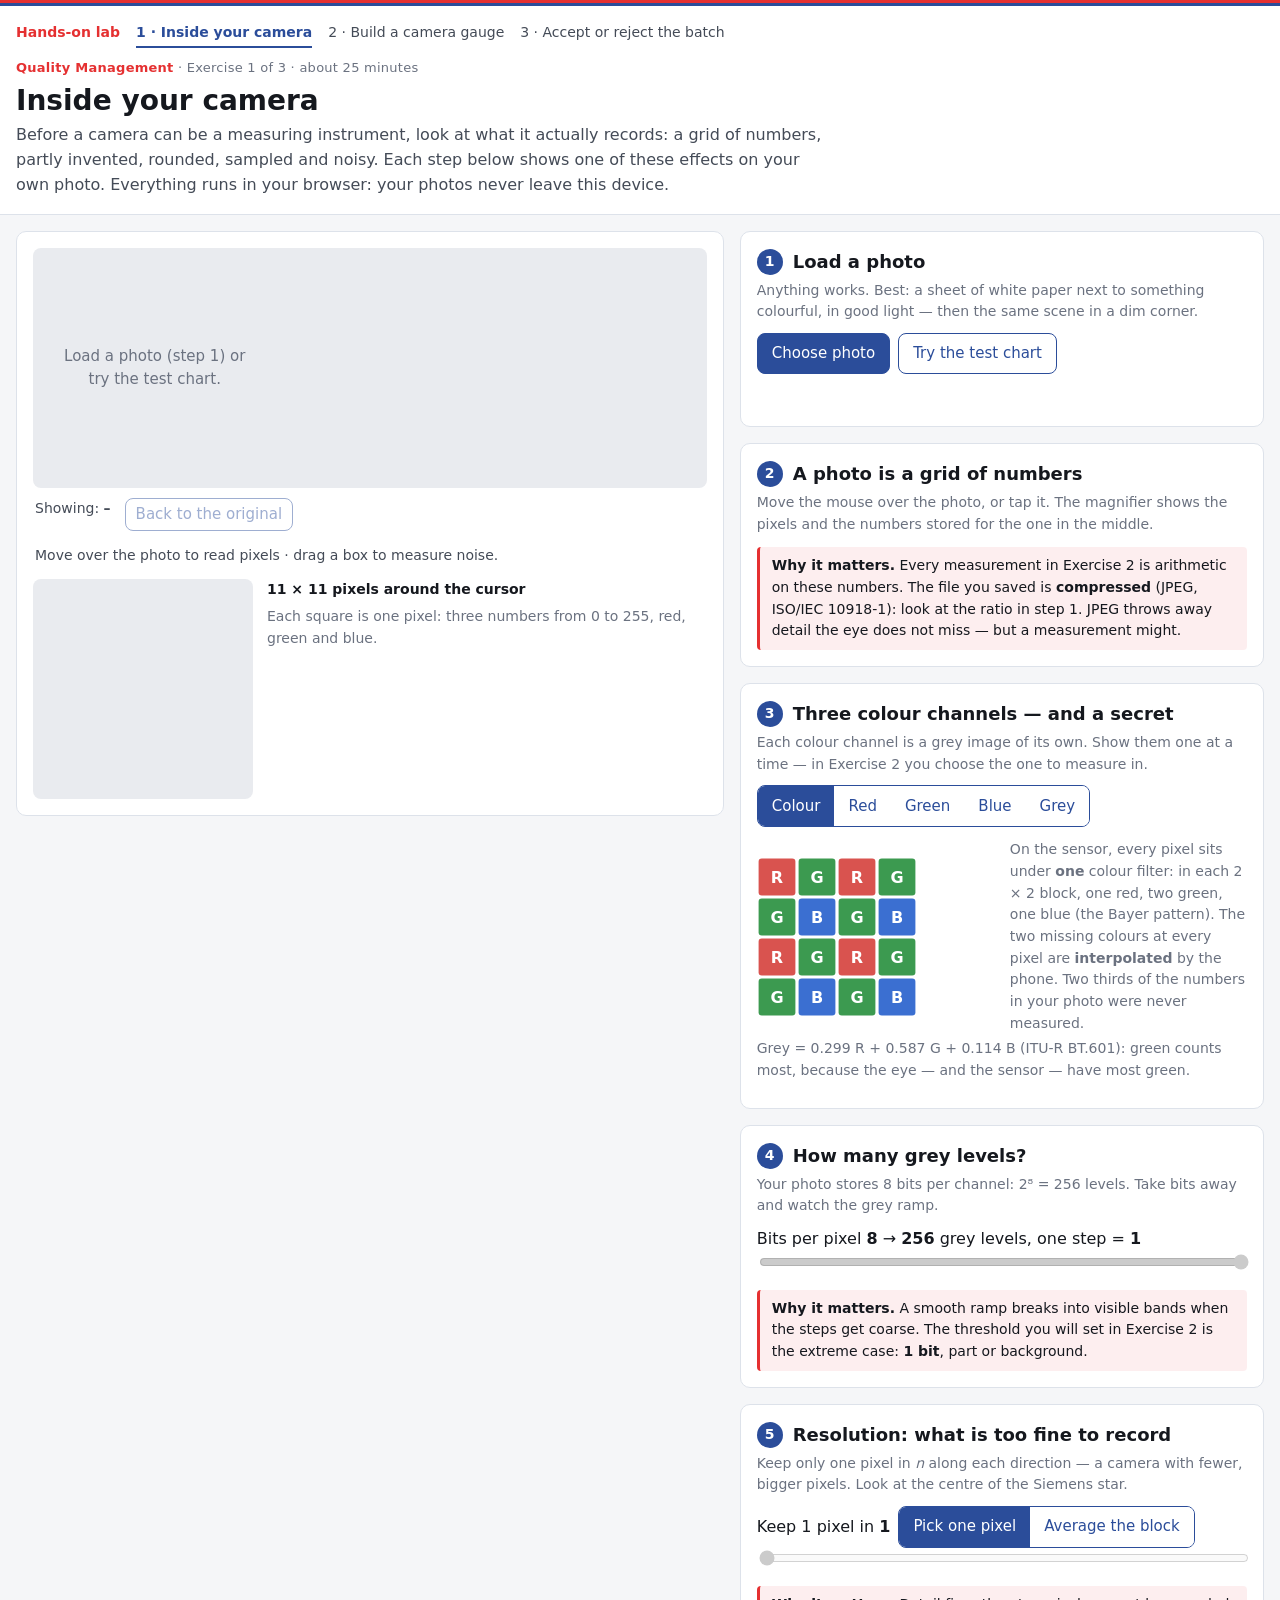
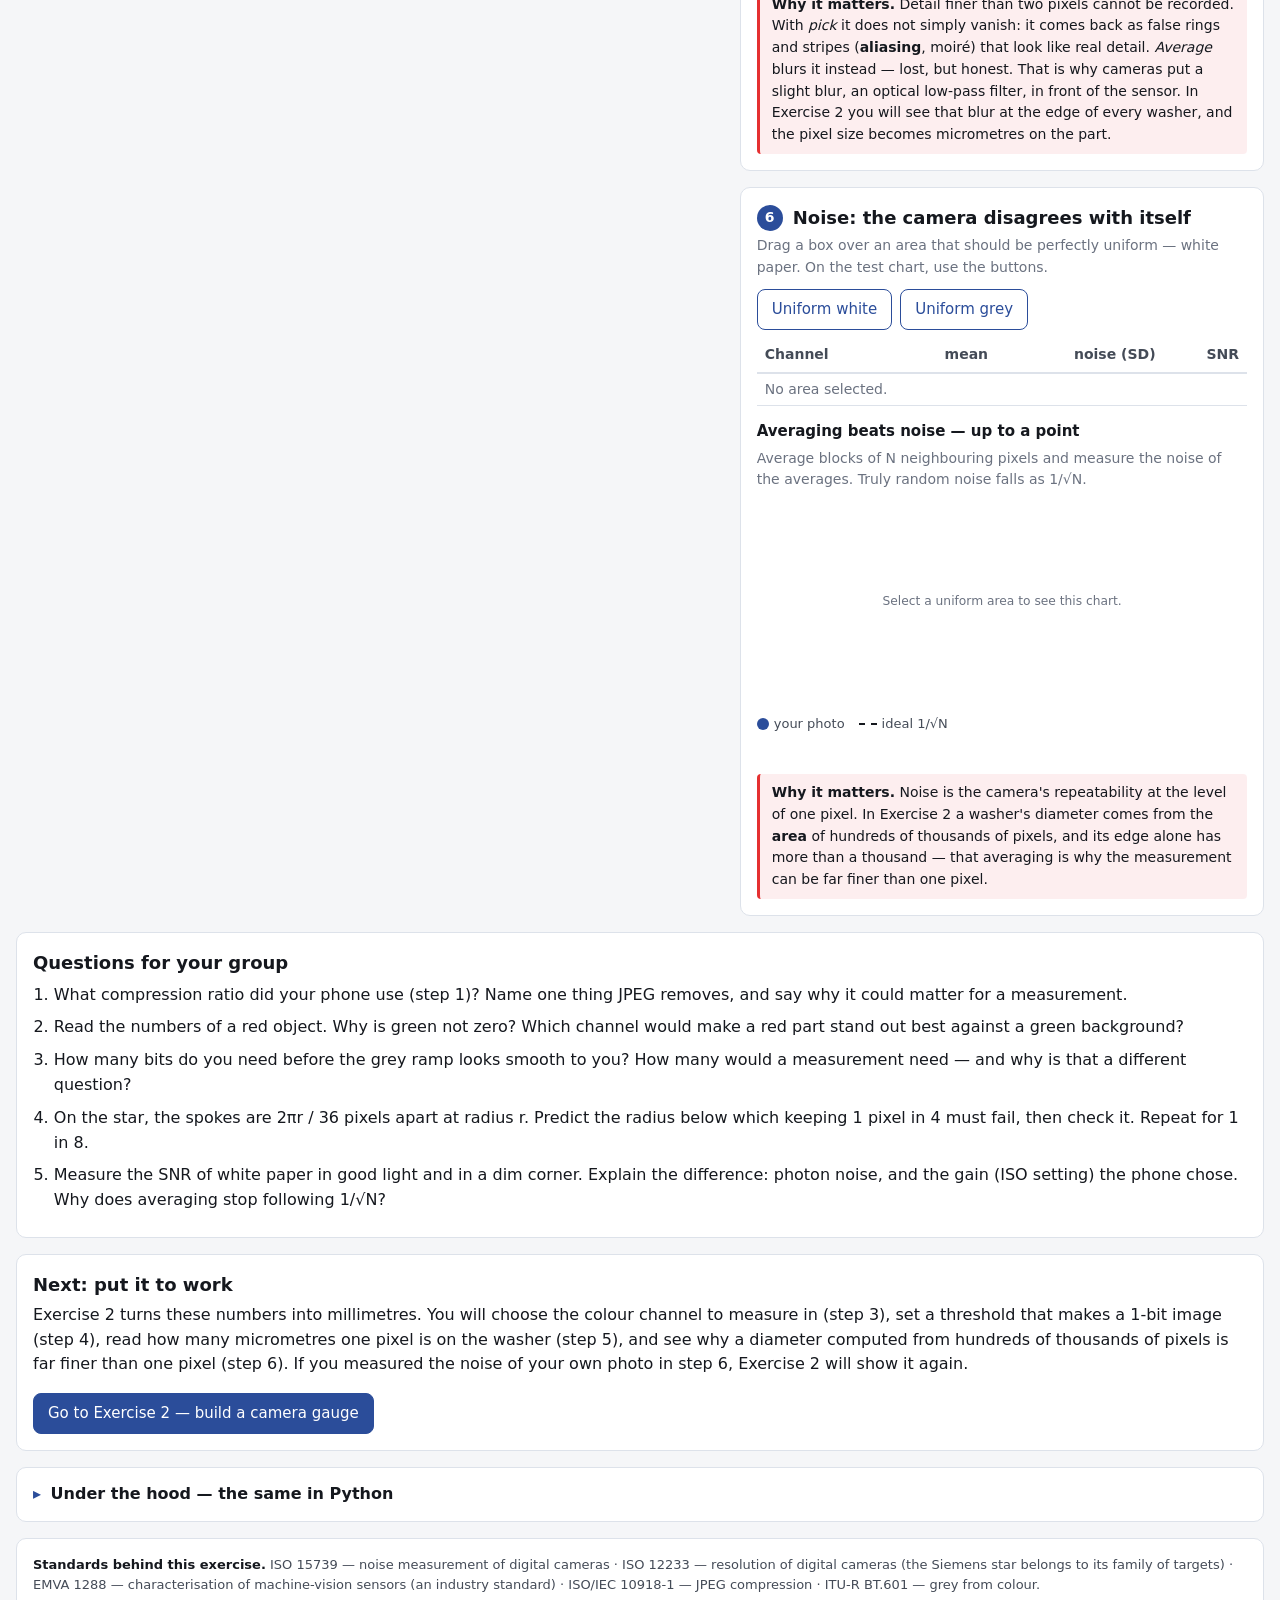
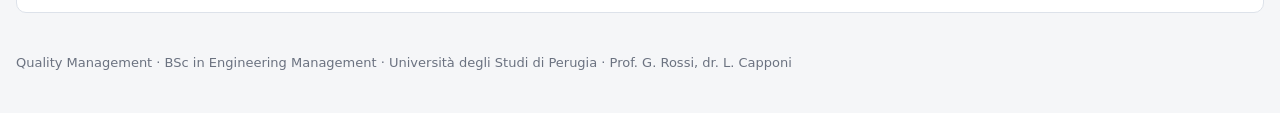
<file: materials/quality-management/lab/camera.html>
<!DOCTYPE html>
<html lang="en">
<head>
<meta charset="utf-8">
<meta name="viewport" content="width=device-width, initial-scale=1">
<title>Inside your camera — Quality Management lab</title>
<meta name="description" content="A digital photo is a grid of noisy numbers. Look at them before you measure with them.">
<link rel="stylesheet" href="lab.css">
</head>
<body>

<header class="top">
  <div class="rules"></div>
  <div class="top-in">
    <nav class="nav" aria-label="Lab exercises">
      <a class="home" href="index.html">Hands-on lab</a>
      <a href="camera.html" aria-current="page">1 · Inside your camera</a>
      <a href="gauge.html">2 · Build a camera gauge</a>
      <a href="batch.html">3 · Accept or reject the batch</a>
    </nav>
    <div class="crumbs"><b>Quality Management</b> · Exercise 1 of 3 · about 25 minutes</div>
    <h1>Inside your camera</h1>
    <p class="lead">Before a camera can be a measuring instrument, look at what it actually records: a grid of numbers, partly invented, rounded, sampled and noisy. Each step below shows one of these effects on your own photo. Everything runs in your browser: your photos never leave this device.</p>
  </div>
</header>

<main>
  <div class="grid">
    <!-- ======== viewer ======== -->
    <section class="viewer">
      <div class="card">
        <div class="stage">
          <div class="empty" id="empty">Load a photo (step 1) or try the test chart.</div>
          <canvas id="view" hidden></canvas>
        </div>
        <div class="toolbar">
          <span>Showing: <b id="modeName">–</b></span>
          <button class="ghost" id="btnOrig" type="button" style="min-height:32px;padding:4px 10px" disabled>Back to the original</button>
          <span>Move over the photo to read pixels · drag a box to measure noise.</span>
        </div>
        <div class="detail" id="detail" hidden>
          <canvas id="mag" class="zoombox" width="220" height="220"></canvas>
          <div>
            <p><b>11 × 11 pixels around the cursor</b></p>
            <p id="pixText"></p>
            <p class="hint" style="margin:0">Each square is one pixel: three numbers from 0 to 255, red, green and blue.</p>
          </div>
        </div>
      </div>
    </section>

    <!-- ======== steps ======== -->
    <section>
      <div class="card" id="step1">
        <h2><span class="step-n">1</span>Load a photo</h2>
        <p class="hint">Anything works. Best: a sheet of white paper next to something colourful, in good light — then the same scene in a dim corner.</p>
        <div class="row">
          <label class="btn" for="file">Choose photo</label>
          <input type="file" id="file" accept="image/*" hidden>
          <button class="ghost" id="btnDemo" type="button">Try the test chart</button>
        </div>
        <div class="status" id="loadStatus"></div>
        <div class="figs" id="sizeFigs" hidden></div>
      </div>

      <div class="card" id="step2">
        <h2><span class="step-n">2</span>A photo is a grid of numbers</h2>
        <p class="hint">Move the mouse over the photo, or tap it. The magnifier shows the pixels and the numbers stored for the one in the middle.</p>
        <div class="why"><b>Why it matters.</b> Every measurement in Exercise 2 is arithmetic on these numbers. The file you saved is <b>compressed</b> (JPEG, ISO/IEC 10918-1): look at the ratio in step 1. JPEG throws away detail the eye does not miss — but a measurement might.</div>
      </div>

      <div class="card" id="step3">
        <h2><span class="step-n">3</span>Three colour channels — and a secret</h2>
        <p class="hint">Each colour channel is a grey image of its own. Show them one at a time — in Exercise 2 you choose the one to measure in.</p>
        <div class="seg" role="group" aria-label="Channel">
          <button type="button" data-ch="colour" aria-pressed="true">Colour</button>
          <button type="button" data-ch="r" aria-pressed="false">Red</button>
          <button type="button" data-ch="g" aria-pressed="false">Green</button>
          <button type="button" data-ch="b" aria-pressed="false">Blue</button>
          <button type="button" data-ch="grey" aria-pressed="false">Grey</button>
        </div>
        <div class="two" style="margin-top:12px;align-items:center">
          <svg viewBox="0 0 200 200" style="width:160px;height:auto" role="img" aria-label="Bayer colour filter pattern: in every 2 by 2 block, one red, two green and one blue filter">
            <g id="bayer"></g>
          </svg>
          <p class="hint" style="margin:0">On the sensor, every pixel sits under <b>one</b> colour filter: in each 2 × 2 block, one red, two green, one blue (the Bayer pattern). The two missing colours at every pixel are <b>interpolated</b> by the phone. Two thirds of the numbers in your photo were never measured.</p>
        </div>
        <p class="hint">Grey = 0.299 R + 0.587 G + 0.114 B (ITU-R BT.601): green counts most, because the eye — and the sensor — have most green.</p>
      </div>

      <div class="card" id="step4">
        <h2><span class="step-n">4</span>How many grey levels?</h2>
        <p class="hint">Your photo stores 8 bits per channel: 2⁸ = 256 levels. Take bits away and watch the grey ramp.</p>
        <div class="row"><span>Bits per pixel <span class="value" id="bitsVal">8</span> → <span class="value" id="levelsVal">256</span> grey levels, one step = <span class="value" id="stepVal">1</span></span></div>
        <input type="range" id="bits" min="1" max="8" value="8" disabled aria-label="Bits per pixel">
        <div class="why"><b>Why it matters.</b> A smooth ramp breaks into visible bands when the steps get coarse. The threshold you will set in Exercise 2 is the extreme case: <b>1 bit</b>, part or background.</div>
      </div>

      <div class="card" id="step5">
        <h2><span class="step-n">5</span>Resolution: what is too fine to record</h2>
        <p class="hint">Keep only one pixel in <i>n</i> along each direction — a camera with fewer, bigger pixels. Look at the centre of the Siemens star.</p>
        <div class="row">
          <span>Keep 1 pixel in <span class="value" id="sampVal">1</span></span>
          <div class="seg" role="group" aria-label="Sampling method">
            <button type="button" id="sPick" aria-pressed="true">Pick one pixel</button>
            <button type="button" id="sAvg" aria-pressed="false">Average the block</button>
          </div>
        </div>
        <input type="range" id="samp" min="1" max="12" value="1" disabled aria-label="Sampling factor">
        <div class="why"><b>Why it matters.</b> Detail finer than two pixels cannot be recorded. With <i>pick</i> it does not simply vanish: it comes back as false rings and stripes (<b>aliasing</b>, moiré) that look like real detail. <i>Average</i> blurs it instead — lost, but honest. That is why cameras put a slight blur, an optical low-pass filter, in front of the sensor. In Exercise 2 you will see that blur at the edge of every washer, and the pixel size becomes micrometres on the part.</div>
      </div>

      <div class="card" id="step6">
        <h2><span class="step-n">6</span>Noise: the camera disagrees with itself</h2>
        <p class="hint">Drag a box over an area that should be perfectly uniform — white paper. On the test chart, use the buttons.</p>
        <div class="row" id="presetRow" hidden>
          <button class="ghost" type="button" data-reg="white">Uniform white</button>
          <button class="ghost" type="button" data-reg="grey">Uniform grey</button>
        </div>
        <div class="tbl-wrap" style="margin-top:8px">
          <table>
            <thead><tr><th>Channel</th><th class="num">mean</th><th class="num">noise (SD)</th><th class="num">SNR</th></tr></thead>
            <tbody id="noiseBody"><tr><td colspan="4" class="hint">No area selected.</td></tr></tbody>
          </table>
        </div>
        <h3>Averaging beats noise — up to a point</h3>
        <p class="hint" style="margin-top:0">Average blocks of N neighbouring pixels and measure the noise of the averages. Truly random noise falls as 1/√N.</p>
        <div class="chart" id="avgChart">
          <svg id="avgSvg" viewBox="0 0 520 220" role="img" aria-label="Noise of pixel averages against the number of pixels averaged"></svg>
          <div class="tip" id="avgTip"></div>
        </div>
        <div class="legend">
          <span><span class="sw" style="background:var(--blue);border-radius:50%"></span>your photo</span>
          <span><span class="ln dash"></span>ideal 1/√N</span>
        </div>
        <div class="status" id="noiseStatus"></div>
        <div class="why"><b>Why it matters.</b> Noise is the camera's repeatability at the level of one pixel. In Exercise 2 a washer's diameter comes from the <b>area</b> of hundreds of thousands of pixels, and its edge alone has more than a thousand — that averaging is why the measurement can be far finer than one pixel.</div>
      </div>
    </section>
  </div>

  <div class="card">
    <h2>Questions for your group</h2>
    <ol class="q">
      <li>What compression ratio did your phone use (step 1)? Name one thing JPEG removes, and say why it could matter for a measurement.</li>
      <li>Read the numbers of a red object. Why is green not zero? Which channel would make a red part stand out best against a green background?</li>
      <li>How many bits do you need before the grey ramp looks smooth to you? How many would a measurement need — and why is that a different question?</li>
      <li>On the star, the spokes are 2πr / 36 pixels apart at radius r. Predict the radius below which keeping 1 pixel in 4 must fail, then check it. Repeat for 1 in 8.</li>
      <li>Measure the SNR of white paper in good light and in a dim corner. Explain the difference: photon noise, and the gain (ISO setting) the phone chose. Why does averaging stop following 1/√N?</li>
    </ol>
  </div>

  <div class="card">
    <h2>Next: put it to work</h2>
    <p style="margin-top:4px">Exercise 2 turns these numbers into millimetres. You will choose the colour channel to measure in (step 3), set a threshold that makes a 1-bit image (step 4), read how many micrometres one pixel is on the washer (step 5), and see why a diameter computed from hundreds of thousands of pixels is far finer than one pixel (step 6). If you measured the noise of your own photo in step 6, Exercise 2 will show it again.</p>
    <a class="btn" href="gauge.html">Go to Exercise 2 — build a camera gauge</a>
  </div>

  <details>
    <summary>Under the hood — the same in Python</summary>
    <div class="in">
      <p class="hint" style="margin-top:0">For the curious: the notebook does every step of this page on the test chart or on your photo, with plots. It runs on Google Colab — nothing to install (a free Google account is needed).</p>
      <p><a class="btn" href="https://colab.research.google.com/github/LolloCappo/student-hub/blob/main/materials/quality-management/lab/notebooks/1-inside-your-camera.ipynb" target="_blank" rel="noopener">Open the notebook in Colab</a></p>
<pre id="pyCode">import numpy as np
from PIL import Image

img = np.asarray(Image.open("photo.jpg").convert("RGB")).astype(float)   # rows x columns x 3
print(img.shape, img[100, 200])            # the size, and one pixel: [R, G, B]

grey = img @ [0.299, 0.587, 0.114]         # ITU-R BT.601 weights
two_bits = np.floor(grey / 64) * 64 + 32   # 2 bits: only 4 grey levels left
every_4th = grey[::4, ::4]                 # keep 1 pixel in 4: aliasing

patch = grey[500:700, 800:1000]            # an area that should be uniform
print(f"mean {patch.mean():.1f}  noise {patch.std():.2f}  SNR {patch.mean() / patch.std():.0f}")</pre>
      <button class="ghost" id="btnCopy" type="button">Copy code</button>
    </div>
  </details>

  <div class="card std">
    <b>Standards behind this exercise.</b> ISO 15739 — noise measurement of digital cameras ·
    ISO 12233 — resolution of digital cameras (the Siemens star belongs to its family of targets) ·
    EMVA 1288 — characterisation of machine-vision sensors (an industry standard) ·
    ISO/IEC 10918-1 — JPEG compression · ITU-R BT.601 — grey from colour.
  </div>
</main>

<footer>Quality Management · BSc in Engineering Management · Università degli Studi di Perugia · Prof. G. Rossi, dr. L. Capponi</footer>

<script>
'use strict';
const $ = (s) => document.querySelector(s);
const MAX_SIDE = 2400;
const st = { W: 0, H: 0, src: null, rgba: null, grey: null, mode: 'colour', bits: 8, samp: 1, avg: false, box: null, regions: null };

/* ---------------- Bayer diagram ---------------- */
(() => {
  const g = $('#bayer'); let s = '';
  const col = { R: '#d9534f', G: '#3c9a50', B: '#3b6fd1' };
  for (let y = 0; y < 4; y++) for (let x = 0; x < 4; x++) {
    const c = (y % 2 === 0) ? (x % 2 === 0 ? 'R' : 'G') : (x % 2 === 0 ? 'G' : 'B');
    s += `<rect x="${x * 50 + 2}" y="${y * 50 + 2}" width="46" height="46" rx="4" fill="${col[c]}"/>` +
         `<text x="${x * 50 + 25}" y="${y * 50 + 32}" text-anchor="middle" font-size="20" font-weight="700" fill="#fff">${c}</text>`;
  }
  g.innerHTML = s;
})();

/* ---------------- loading ---------------- */
$('#file').addEventListener('change', (e) => {
  const f = e.target.files && e.target.files[0]; if (!f) return;
  const url = URL.createObjectURL(f);
  load(url, f.name, f.size, null, () => URL.revokeObjectURL(url));
  e.target.value = '';
});
$('#btnDemo').addEventListener('click', () => {
  const go = () => load(window.TEST_CHART, 'test chart', Math.round((window.TEST_CHART.length - 23) * 3 / 4), window.TEST_CHART_REGIONS);
  if (window.TEST_CHART) return go();
  const s = document.createElement('script'); s.src = 'img/test-chart.js'; s.onload = go;
  s.onerror = () => setStatus('#loadStatus', 'The test chart could not be loaded.', true);
  document.head.appendChild(s);
});

function load(url, name, bytes, regions, done) {
  setStatus('#loadStatus', 'Reading the photo…');
  const im = new Image();
  im.onload = () => { if (done) done(); setImage(im, name, bytes, regions); };
  im.onerror = () => { if (done) done(); setStatus('#loadStatus', 'This browser cannot read that photo. iPhone: Settings → Camera → Formats → Most Compatible.', true); };
  im.src = url;
}

function setImage(im, name, bytes, regions) {
  const w0 = im.naturalWidth, h0 = im.naturalHeight, k = Math.min(1, MAX_SIDE / Math.max(w0, h0));
  const W = Math.round(w0 * k), H = Math.round(h0 * k);
  const c = document.createElement('canvas'); c.width = W; c.height = H;
  const ctx = c.getContext('2d', { willReadFrequently: true });
  ctx.drawImage(im, 0, 0, W, H);
  const rgba = ctx.getImageData(0, 0, W, H).data, grey = new Float32Array(W * H);
  for (let i = 0, j = 0; i < W * H; i++, j += 4) grey[i] = 0.299 * rgba[j] + 0.587 * rgba[j + 1] + 0.114 * rgba[j + 2];
  Object.assign(st, { W, H, src: c, rgba, grey, box: null, regions: regions ? scaleRegions(regions, k) : null, k });
  const v = $('#view'); v.width = W; v.height = H; v.hidden = false; $('#empty').hidden = true;
  $('#detail').hidden = false;
  ['#bits', '#samp'].forEach(s => $(s).disabled = false); $('#btnOrig').disabled = false;
  $('#presetRow').hidden = !st.regions;
  const raw = w0 * h0 * 3;
  setStatus('#loadStatus', `${esc(name)} · ${w0} × ${h0} pixels` + (k < 1 ? ` (shown at ${W} × ${H})` : ''), false, true);
  $('#sizeFigs').hidden = false;
  $('#sizeFigs').innerHTML =
    fig('Pixels', (w0 * h0 / 1e6).toFixed(1) + ' MP', `${w0} × ${h0}`) +
    fig('As raw numbers', mb(raw), '3 bytes per pixel') +
    (bytes ? fig('As saved', mb(bytes), 'compressed file') + fig('Compression', '1 : ' + Math.round(raw / bytes), `the file is ${(100 * bytes / raw).toFixed(raw / bytes > 20 ? 1 : 0)} % of the raw size`) : '');
  setMode('colour'); $('#bits').value = 8; $('#samp').value = 1; st.bits = 8; st.samp = 1; updateLabels();
  if (st.regions) selectBox(st.regions.white); else { drawNoise(); }
  showPixel(Math.round(W / 2), Math.round(H / 2));
}
function scaleRegions(r, k) { const o = {}; for (const n in r) o[n] = r[n].map(v => Math.round(v * k)); return o; }
function fig(k, v, s) { return `<div class="fig"><div class="k">${k}</div><div class="v">${v}</div><div class="s">${s}</div></div>`; }
function mb(b) { return b > 1e6 ? (b / 1e6).toFixed(1) + ' MB' : (b / 1e3).toFixed(0) + ' kB'; }

/* ---------------- view modes ---------------- */
const MODE_NAMES = { colour: 'original colour', r: 'red channel', g: 'green channel', b: 'blue channel', grey: 'grey', bits: 'reduced grey levels', samp: 'fewer pixels' };
document.querySelectorAll('[data-ch]').forEach(b => b.addEventListener('click', () => setMode(b.dataset.ch)));
$('#btnOrig').addEventListener('click', () => { $('#bits').value = 8; $('#samp').value = 1; st.bits = 8; st.samp = 1; updateLabels(); setMode('colour'); });
$('#bits').addEventListener('input', (e) => { st.bits = +e.target.value; updateLabels(); setMode('bits'); });
$('#samp').addEventListener('input', (e) => { st.samp = +e.target.value; updateLabels(); setMode('samp'); });
$('#sPick').addEventListener('click', () => { st.avg = false; pressed('#sPick', '#sAvg'); setMode('samp'); });
$('#sAvg').addEventListener('click', () => { st.avg = true; pressed('#sAvg', '#sPick'); setMode('samp'); });
function pressed(on, off) { $(on).setAttribute('aria-pressed', 'true'); $(off).setAttribute('aria-pressed', 'false'); }
function updateLabels() {
  const L = 2 ** st.bits;
  $('#bitsVal').textContent = st.bits; $('#levelsVal').textContent = L; $('#stepVal').textContent = 256 / L;
  $('#sampVal').textContent = st.samp;
}

function setMode(m) {
  st.mode = m;
  document.querySelectorAll('[data-ch]').forEach(b => b.setAttribute('aria-pressed', String(b.dataset.ch === m)));
  $('#modeName').textContent = MODE_NAMES[m] + (m === 'bits' ? ` (${2 ** st.bits} levels)` : m === 'samp' ? ` (1 in ${st.samp}, ${st.avg ? 'averaged' : 'picked'})` : '');
  render();
}

function render() {
  if (!st.W) return;
  const { W, H, rgba, grey } = st, v = $('#view'), ctx = v.getContext('2d');
  if (st.mode === 'colour') ctx.drawImage(st.src, 0, 0);
  else if (st.mode === 'samp') {
    const n = st.samp, w = Math.ceil(W / n), h = Math.ceil(H / n);
    const c = document.createElement('canvas'); c.width = w; c.height = h;
    const cx = c.getContext('2d'), out = cx.createImageData(w, h), d = out.data;
    for (let y = 0; y < h; y++) for (let x = 0; x < w; x++) {
      const o = (y * w + x) * 4;
      if (!st.avg) { const j = ((y * n) * W + x * n) * 4; d[o] = rgba[j]; d[o + 1] = rgba[j + 1]; d[o + 2] = rgba[j + 2]; }
      else {
        let r = 0, g = 0, b = 0, cnt = 0;
        for (let yy = y * n; yy < Math.min(H, y * n + n); yy++) for (let xx = x * n; xx < Math.min(W, x * n + n); xx++) {
          const j = (yy * W + xx) * 4; r += rgba[j]; g += rgba[j + 1]; b += rgba[j + 2]; cnt++;
        }
        d[o] = r / cnt; d[o + 1] = g / cnt; d[o + 2] = b / cnt;
      }
      d[o + 3] = 255;
    }
    cx.putImageData(out, 0, 0);
    ctx.imageSmoothingEnabled = false; ctx.drawImage(c, 0, 0, w * n, h * n); ctx.imageSmoothingEnabled = true;
  } else {
    const out = ctx.createImageData(W, H), d = out.data, step = 256 / 2 ** st.bits;
    for (let i = 0, j = 0; i < W * H; i++, j += 4) {
      let val;
      if (st.mode === 'r') val = rgba[j]; else if (st.mode === 'g') val = rgba[j + 1]; else if (st.mode === 'b') val = rgba[j + 2];
      else if (st.mode === 'grey') val = grey[i];
      else val = st.bits === 8 ? grey[i] : Math.min(255, Math.floor(grey[i] / step) * step + step / 2);
      d[j] = d[j + 1] = d[j + 2] = val; d[j + 3] = 255;
    }
    ctx.putImageData(out, 0, 0);
  }
  if (st.box) {
    const [x, y, w, h] = st.box;
    ctx.lineWidth = Math.max(3, W / 500); ctx.strokeStyle = '#E53031'; ctx.setLineDash([12, 8]);
    ctx.strokeRect(x, y, w, h); ctx.setLineDash([]);
  }
}

/* ---------------- pixel magnifier ---------------- */
const view = $('#view');
function toImg(e) {
  const r = view.getBoundingClientRect();
  return [Math.floor((e.clientX - r.left) * st.W / r.width), Math.floor((e.clientY - r.top) * st.H / r.height)];
}
function showPixel(px, py) {
  if (!st.W) return;
  const m = $('#mag'), ctx = m.getContext('2d'), N = 11, s = 20, { W, H, rgba } = st;
  ctx.fillStyle = '#e9ebef'; ctx.fillRect(0, 0, 220, 220);
  for (let dy = 0; dy < N; dy++) for (let dx = 0; dx < N; dx++) {
    const x = px - 5 + dx, y = py - 5 + dy;
    if (x < 0 || y < 0 || x >= W || y >= H) continue;
    const j = (y * W + x) * 4;
    ctx.fillStyle = `rgb(${rgba[j]},${rgba[j + 1]},${rgba[j + 2]})`;
    ctx.fillRect(dx * s, dy * s, s, s);
  }
  ctx.strokeStyle = 'rgba(255,255,255,0.35)'; ctx.lineWidth = 1;
  for (let i = 0; i <= N; i++) { ctx.beginPath(); ctx.moveTo(i * s + 0.5, 0); ctx.lineTo(i * s + 0.5, 220); ctx.stroke(); ctx.beginPath(); ctx.moveTo(0, i * s + 0.5); ctx.lineTo(220, i * s + 0.5); ctx.stroke(); }
  ctx.strokeStyle = '#E53031'; ctx.lineWidth = 2.5; ctx.strokeRect(5 * s + 1, 5 * s + 1, s - 2, s - 2);
  const j = (Math.min(H - 1, Math.max(0, py)) * W + Math.min(W - 1, Math.max(0, px))) * 4;
  $('#pixText').innerHTML = `Pixel (x ${px}, y ${py})<br><b style="color:#b42318">R ${rgba[j]}</b> · <b style="color:#1f7a3a">G ${rgba[j + 1]}</b> · <b style="color:#2B4D9A">B ${rgba[j + 2]}</b> → grey ${Math.round(st.grey[j / 4])}`;
}

let drag = null;
view.addEventListener('pointermove', (e) => {
  if (!st.W) return;
  const [x, y] = toImg(e);
  if (drag) { drag.x1 = x; drag.y1 = y; const b = boxOf(drag); if (b[2] > 4 && b[3] > 4) { st.box = b; render(); } }
  else showPixel(x, y);
});
view.addEventListener('pointerdown', (e) => {
  if (!st.W) return;
  const [x, y] = toImg(e); drag = { x0: x, y0: y, x1: x, y1: y };
  view.setPointerCapture(e.pointerId); showPixel(x, y);
});
view.addEventListener('pointerup', () => {
  if (!drag) return;
  const b = boxOf(drag); drag = null;
  if (b[2] >= 12 && b[3] >= 12) selectBox(b);
});
function boxOf(d) {
  const x = Math.max(0, Math.min(d.x0, d.x1)), y = Math.max(0, Math.min(d.y0, d.y1));
  return [x, y, Math.min(st.W, Math.max(d.x0, d.x1)) - x, Math.min(st.H, Math.max(d.y0, d.y1)) - y];
}
document.querySelectorAll('[data-reg]').forEach(b => b.addEventListener('click', () => { if (st.regions) selectBox(st.regions[b.dataset.reg]); }));

/* ---------------- noise ---------------- */
function selectBox(b) { st.box = b; render(); drawNoise(); }

/* Fit and remove a plane a + b x + c y: a smooth change of light is shading, not noise. */
function detrend(vals, w, h) {
  let n = 0, sx = 0, sy = 0, sz = 0, sxx = 0, syy = 0, sxy = 0, sxz = 0, syz = 0;
  for (let y = 0; y < h; y++) for (let x = 0; x < w; x++) {
    const z = vals[y * w + x]; n++; sx += x; sy += y; sz += z; sxx += x * x; syy += y * y; sxy += x * y; sxz += x * z; syz += y * z;
  }
  const A = [[n, sx, sy], [sx, sxx, sxy], [sy, sxy, syy]], B = [sz, sxz, syz];
  const det = (M) => M[0][0] * (M[1][1] * M[2][2] - M[1][2] * M[2][1]) - M[0][1] * (M[1][0] * M[2][2] - M[1][2] * M[2][0]) + M[0][2] * (M[1][0] * M[2][1] - M[1][1] * M[2][0]);
  const D = det(A), sol = [0, 1, 2].map(c => det(A.map((r, i) => r.map((v, j) => j === c ? B[i] : v))) / D);
  const mean = sz / n, out = new Float64Array(w * h);
  for (let y = 0; y < h; y++) for (let x = 0; x < w; x++) out[y * w + x] = vals[y * w + x] - (sol[0] + sol[1] * x + sol[2] * y) + mean;
  return out;
}
function sd(a) { let m = 0; for (const v of a) m += v; m /= a.length; let s = 0; for (const v of a) s += (v - m) * (v - m); return { mean: m, sd: Math.sqrt(s / (a.length - 1)) }; }

function drawNoise() {
  const tb = $('#noiseBody');
  if (!st.box) { tb.innerHTML = '<tr><td colspan="4" class="hint">No area selected.</td></tr>'; drawAvgChart(null); setStatus('#noiseStatus', ''); return; }
  const [x0, y0, w, h] = st.box, { W, rgba, grey } = st;
  const chans = { Red: 0, Green: 1, Blue: 2 }, rows = [];
  for (const [name, off] of Object.entries(chans)) {
    const a = new Float64Array(w * h);
    for (let y = 0; y < h; y++) for (let x = 0; x < w; x++) a[y * w + x] = rgba[((y0 + y) * W + x0 + x) * 4 + off];
    rows.push([name, sd(detrend(a, w, h))]);
  }
  const g = new Float64Array(w * h);
  for (let y = 0; y < h; y++) for (let x = 0; x < w; x++) g[y * w + x] = grey[(y0 + y) * W + x0 + x];
  const gd = detrend(g, w, h);
  rows.push(['Grey', sd(gd)]);
  if (!st.regions) {   // only for the student's own photo: Exercise 2 shows it again
    const g = rows[3][1];
    try { localStorage.setItem('qm-lab-ex1', JSON.stringify({ noise: g.sd, level: g.mean, snr: g.mean / g.sd, source: 'your photo, ' + new Date().toLocaleDateString('en-GB') })); } catch (e) {}
  }
  tb.innerHTML = rows.map(([n, s]) => `<tr><td>${n}</td><td class="num">${s.mean.toFixed(1)}</td><td class="num">${s.sd.toFixed(2)}</td><td class="num">${s.sd > 0 ? Math.round(s.mean / s.sd) : '—'}</td></tr>`).join('');
  // noise of block averages
  const pts = [];
  for (const k of [1, 2, 4, 8, 16]) {
    const bw = Math.floor(w / k), bh = Math.floor(h / k); if (bw * bh < 6) break;
    const means = new Float64Array(bw * bh);
    for (let by = 0; by < bh; by++) for (let bx = 0; bx < bw; bx++) {
      let s = 0; for (let y = by * k; y < by * k + k; y++) for (let x = bx * k; x < bx * k + k; x++) s += gd[y * w + x];
      means[by * bw + bx] = s / (k * k);
    }
    pts.push({ n: k * k, sd: sd(means).sd, blocks: bw * bh });
  }
  drawAvgChart(pts);
  const last = pts[pts.length - 1];
  setStatus('#noiseStatus', `Area ${w} × ${h} pixels. Averaging ${last.n} pixels cut the noise by <b>× ${(pts[0].sd / last.sd).toFixed(1)}</b>; truly random noise would give × ${Math.sqrt(last.n).toFixed(0)}. A smooth change of light across the box has been removed first: that is shading, not noise.`, false, true);
}

function drawAvgChart(pts) {
  const svg = $('#avgSvg'), Wd = 520, Hd = 220, L = 48, R = 14, T = 12, B = 34;
  if (!pts || !pts.length) { svg.innerHTML = `<text x="${Wd / 2}" y="${Hd / 2}" text-anchor="middle" font-size="13" fill="#6b7280">Select a uniform area to see this chart.</text>`; return; }
  const xs = (n) => L + (Math.log2(n) / 8) * (Wd - L - R);            // N from 1 to 256
  const ymax = pts[0].sd * 1.1, ys = (v) => T + (Hd - T - B) * (1 - v / ymax);
  let s = '';
  for (let i = 0; i <= 4; i++) {
    const v = ymax * i / 4, y = ys(v);
    s += `<line x1="${L}" y1="${y}" x2="${Wd - R}" y2="${y}" stroke="#eceff4"/><text x="${L - 6}" y="${y + 4}" text-anchor="end" font-size="11" fill="#6b7280">${v.toFixed(1)}</text>`;
  }
  for (const n of [1, 4, 16, 64, 256]) s += `<text x="${xs(n)}" y="${Hd - B + 16}" text-anchor="middle" font-size="11" fill="#6b7280">${n}</text>`;
  s += `<text x="${(L + Wd - R) / 2}" y="${Hd - 4}" text-anchor="middle" font-size="12" fill="#444b57">pixels averaged, N</text>`;
  s += `<text x="12" y="${(T + Hd - B) / 2}" text-anchor="middle" font-size="12" fill="#444b57" transform="rotate(-90 12 ${(T + Hd - B) / 2})">noise (grey levels)</text>`;
  let ideal = ''; for (let n = 1; n <= 256; n *= 1.25) ideal += (ideal ? 'L' : 'M') + xs(n).toFixed(1) + ' ' + ys(pts[0].sd / Math.sqrt(n)).toFixed(1);
  s += `<path d="${ideal}" fill="none" stroke="#15181e" stroke-width="1.5" stroke-dasharray="5 4"/>`;
  s += `<path d="${pts.map((p, i) => (i ? 'L' : 'M') + xs(p.n).toFixed(1) + ' ' + ys(p.sd).toFixed(1)).join('')}" fill="none" stroke="#2B4D9A" stroke-width="2"/>`;
  pts.forEach((p, i) => {
    s += `<circle cx="${xs(p.n)}" cy="${ys(p.sd)}" r="5" fill="#2B4D9A" stroke="#fff" stroke-width="2"/>` +
         `<circle class="hit" data-i="${i}" cx="${xs(p.n)}" cy="${ys(p.sd)}" r="14" fill="transparent"/>`;
  });
  svg.innerHTML = s;
  const tip = $('#avgTip');
  svg.querySelectorAll('.hit').forEach(c => {
    c.addEventListener('mouseenter', () => {
      const p = pts[+c.dataset.i], r = svg.getBoundingClientRect();
      tip.style.display = 'block'; tip.style.left = (+c.getAttribute('cx') * r.width / Wd) + 'px'; tip.style.top = (+c.getAttribute('cy') * r.height / Hd) + 'px';
      tip.textContent = `N = ${p.n}: noise ${p.sd.toFixed(2)} (ideal ${(pts[0].sd / Math.sqrt(p.n)).toFixed(2)}), ${p.blocks} blocks`;
    });
    c.addEventListener('mouseleave', () => { tip.style.display = 'none'; });
  });
}

/* ---------------- misc ---------------- */
$('#btnCopy').addEventListener('click', async () => {
  try { await navigator.clipboard.writeText($('#pyCode').textContent); $('#btnCopy').textContent = 'Copied'; }
  catch (e) { $('#btnCopy').textContent = 'Select the code and copy it'; }
  setTimeout(() => { $('#btnCopy').textContent = 'Copy code'; }, 1800);
});
function esc(s) { return String(s).replace(/[&<>"]/g, c => ({ '&': '&amp;', '<': '&lt;', '>': '&gt;', '"': '&quot;' }[c])); }
function setStatus(sel, msg, warn, html) { const el = $(sel); el.classList.toggle('warn', !!warn); if (html) el.innerHTML = msg; else el.textContent = msg; }
drawAvgChart(null);

/* self-test: ?autotest loads the test chart and reports the noise figures */
if (/[?&]autotest\b/.test(location.search)) {
  $('#btnDemo').click();
  const wait = setInterval(() => {
    if (!st.W || !st.box) return; clearInterval(wait);
    const rows = [...document.querySelectorAll('#noiseBody tr')].map(r => r.textContent.replace(/\s+/g, ' ').trim());
    const res = { W: st.W, H: st.H, rows, status: $('#noiseStatus').textContent, figs: $('#sizeFigs').textContent.replace(/\s+/g, ' ') };
    const want = /[?&]mode=(\w+)/.exec(location.search); if (want) { if (want[1] === 'samp') { st.samp = 8; updateLabels(); } if (want[1] === 'bits') { st.bits = 3; updateLabels(); } setMode(want[1]); }
    const pre = document.createElement('pre'); pre.id = 'AUTOTEST'; pre.textContent = 'AUTOTEST ' + JSON.stringify(res); document.body.appendChild(pre);
  }, 100);
}
</script>
</body>
</html>
</file>
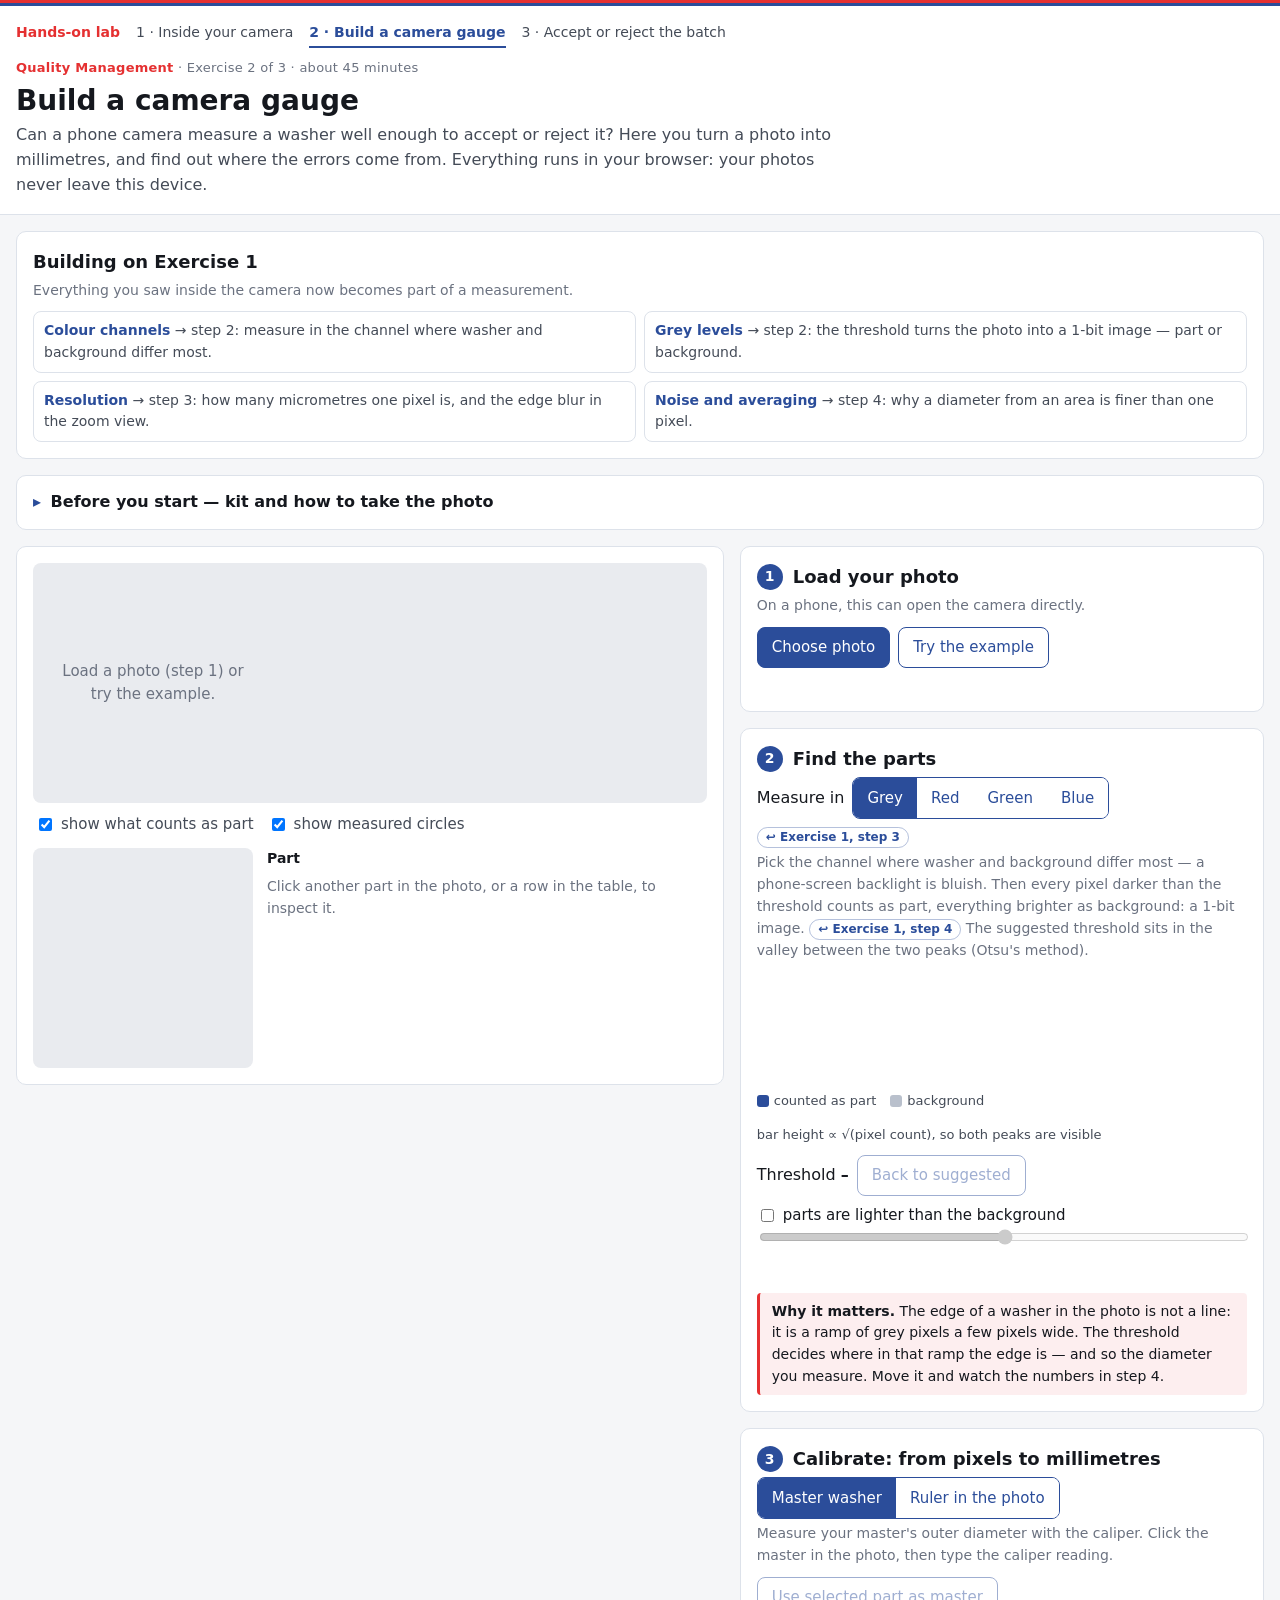
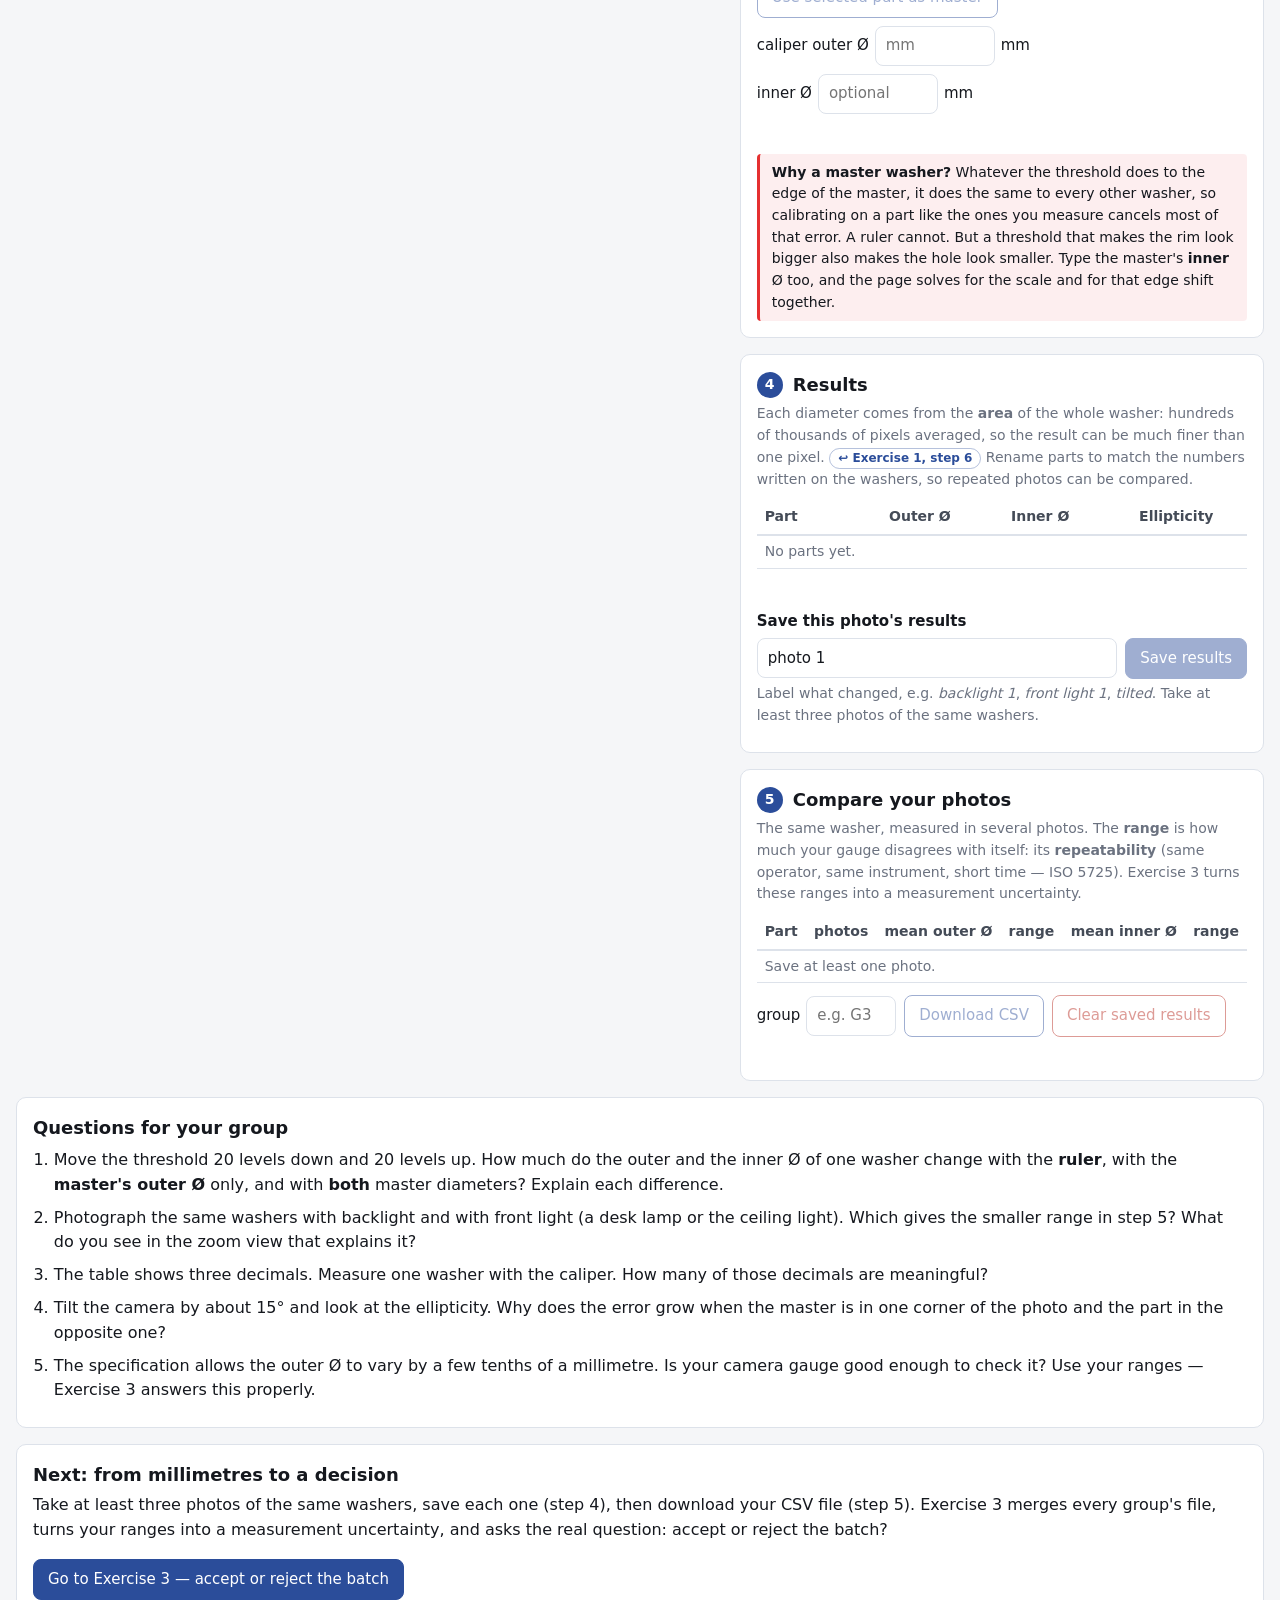
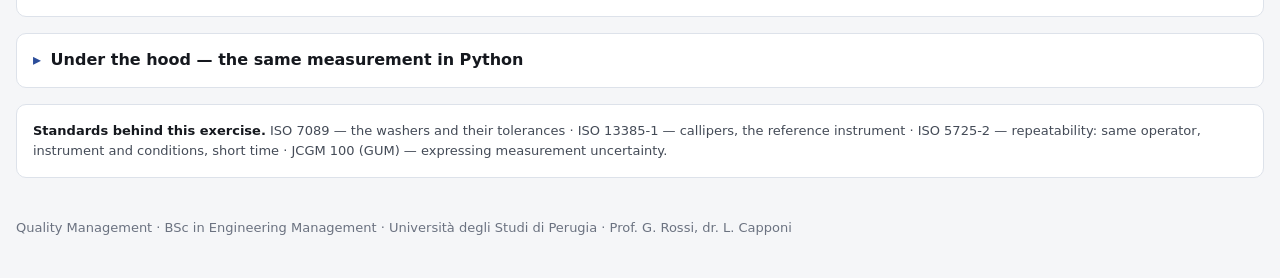
<file: materials/quality-management/lab/gauge.html>
<!DOCTYPE html>
<html lang="en">
<head>
<meta charset="utf-8">
<meta name="viewport" content="width=device-width, initial-scale=1">
<title>Camera gauge — Quality Management lab</title>
<meta name="description" content="Turn a phone photo into millimetres, and find out how good your camera gauge really is.">
<link rel="stylesheet" href="lab.css">
</head>
<body>

<header class="top">
  <div class="rules"></div>
  <div class="top-in">
    <nav class="nav" aria-label="Lab exercises">
      <a class="home" href="index.html">Hands-on lab</a>
      <a href="camera.html">1 · Inside your camera</a>
      <a href="gauge.html" aria-current="page">2 · Build a camera gauge</a>
      <a href="batch.html">3 · Accept or reject the batch</a>
    </nav>
    <div class="crumbs"><b>Quality Management</b> · Exercise 2 of 3 · about 45 minutes</div>
    <h1>Build a camera gauge</h1>
    <p class="lead">Can a phone camera measure a washer well enough to accept or reject it? Here you turn a photo into millimetres, and find out where the errors come from. Everything runs in your browser: your photos never leave this device.</p>
  </div>
</header>

<main>
  <div class="card">
    <h2>Building on Exercise 1</h2>
    <p class="hint" style="margin:0">Everything you saw inside the camera now becomes part of a measurement.</p>
    <div class="links4">
      <a href="camera.html#step3"><b>Colour channels</b> → step 2: measure in the channel where washer and background differ most.</a>
      <a href="camera.html#step4"><b>Grey levels</b> → step 2: the threshold turns the photo into a 1-bit image — part or background.</a>
      <a href="camera.html#step5"><b>Resolution</b> → step 3: how many micrometres one pixel is, and the edge blur in the zoom view.</a>
      <a href="camera.html#step6"><b>Noise and averaging</b> → step 4: why a diameter from an area is finer than one pixel.</a>
    </div>
    <p class="note" id="ex1Mine" hidden></p>
  </div>

  <details>
    <summary>Before you start — kit and how to take the photo</summary>
    <div class="in two">
      <div>
        <h3>Your group's kit</h3>
        <ul class="kit">
          <li>10–15 washers from the batch, and one <b>master washer</b> marked with a pen</li>
          <li>two phones (one is the light, one is the camera), a sheet of plain paper</li>
          <li>the caliper (ISO 13385-1), at the instructor's desk — measure your master's outer and inner diameter there</li>
        </ul>
        <h3>Backlight: the best light for a silhouette</h3>
        <p class="hint" style="margin-top:0">Open this page on the second phone or a tablet, press <b>Lightbox</b>, lay it flat, cover it with the paper and put the washers on the paper. The paper protects the screen and spreads the light evenly.</p>
        <button class="ghost" id="btnLight" type="button">Lightbox</button>
      </div>
      <div>
        <h3>Taking the photo</h3>
        <ul class="kit">
          <li>Hold the camera <b>parallel</b> to the table. Rest it on two cups or a stack of books so it does not move between photos.</li>
          <li>Step back: from farther away, perspective distorts less. Use <b>2× zoom</b> only if your phone has a real 2× lens — a digital zoom just enlarges pixels and adds no detail. <a class="ex1" href="camera.html#step5">↩ Exercise 1, step 5</a></li>
          <li>Use the highest image quality: JPEG compression smears edges. <a class="ex1" href="camera.html#step2">↩ Exercise 1, step 2</a></li>
          <li>Washers must not touch each other or the edge of the photo. The master can be anywhere.</li>
          <li>Tap the screen to focus on the washers; avoid flash.</li>
        </ul>
        <p class="hint">iPhone photo will not load on a laptop? Set <i>Settings → Camera → Formats → Most Compatible</i>, or open this page on the phone and take the photo from here.</p>
      </div>
    </div>
  </details>

  <div class="grid">
    <!-- ======== viewer ======== -->
    <section class="viewer">
      <div class="card">
        <div class="stage" id="stage">
          <div class="empty" id="empty">Load a photo (step 1) or try the example.</div>
          <canvas id="view" hidden></canvas>
        </div>
        <div class="toolbar">
          <label class="inline"><input type="checkbox" id="chkMask" checked> show what counts as part</label>
          <label class="inline"><input type="checkbox" id="chkOutline" checked> show measured circles</label>
          <span id="viewInfo"></span>
        </div>
        <div class="detail" id="detail" hidden>
          <canvas id="zoom" class="zoombox" width="220" height="220"></canvas>
          <div>
            <p><b id="detTitle">Part</b></p>
            <p id="detText"></p>
            <p class="hint" style="margin:0">Click another part in the photo, or a row in the table, to inspect it.</p>
          </div>
        </div>
      </div>
    </section>

    <!-- ======== steps ======== -->
    <section>
      <div class="card" id="step1">
        <h2><span class="step-n">1</span>Load your photo</h2>
        <p class="hint">On a phone, this can open the camera directly.</p>
        <div class="row">
          <label class="btn" for="file">Choose photo</label>
          <input type="file" id="file" accept="image/*" hidden>
          <button class="ghost" id="btnDemo" type="button">Try the example</button>
        </div>
        <div class="status" id="loadStatus"></div>
      </div>

      <div class="card" id="step2">
        <h2><span class="step-n">2</span>Find the parts</h2>
        <div class="row" style="margin:2px 0 4px">
          <span>Measure in</span>
          <div class="seg" role="group" aria-label="Colour channel">
            <button type="button" data-ch="grey" aria-pressed="true">Grey</button>
            <button type="button" data-ch="r" aria-pressed="false">Red</button>
            <button type="button" data-ch="g" aria-pressed="false">Green</button>
            <button type="button" data-ch="b" aria-pressed="false">Blue</button>
          </div>
          <a class="ex1" href="camera.html#step3">↩ Exercise 1, step 3</a>
        </div>
        <p class="hint">Pick the channel where washer and background differ most — a phone-screen backlight is bluish. Then every pixel darker than the threshold counts as part, everything brighter as background: a 1-bit image. <a class="ex1" href="camera.html#step4">↩ Exercise 1, step 4</a> The suggested threshold sits in the valley between the two peaks (Otsu's method).</p>
        <div class="chart" id="hist">
          <svg id="histSvg" viewBox="0 0 520 120" role="img" aria-label="Histogram of grey levels with the threshold"></svg>
          <div class="tip" id="histTip"></div>
        </div>
        <div class="legend">
          <span><span class="sw" style="background:var(--blue)"></span>counted as part</span>
          <span><span class="sw" style="background:#b9c0cc"></span>background</span>
          <span>bar height ∝ √(pixel count), so both peaks are visible</span>
        </div>
        <div class="row" style="margin-top:10px">
          <span>Threshold <span class="value" id="thrVal">–</span></span>
          <button class="ghost" id="btnAuto" type="button" disabled>Back to suggested</button>
          <label class="inline"><input type="checkbox" id="chkLight"> parts are lighter than the background</label>
        </div>
        <input type="range" id="thr" min="1" max="254" value="128" disabled aria-label="Threshold">
        <div class="status" id="segStatus"></div>
        <div class="why"><b>Why it matters.</b> The edge of a washer in the photo is not a line: it is a ramp of grey pixels a few pixels wide. The threshold decides where in that ramp the edge is — and so the diameter you measure. Move it and watch the numbers in step 4.</div>
      </div>

      <div class="card" id="step3">
        <h2><span class="step-n">3</span>Calibrate: from pixels to millimetres</h2>
        <div class="seg" role="group" aria-label="Calibration method">
          <button type="button" id="calMaster" aria-pressed="true">Master washer</button>
          <button type="button" id="calRuler" aria-pressed="false">Ruler in the photo</button>
        </div>
        <div id="panelMaster">
          <p class="hint">Measure your master's outer diameter with the caliper. Click the master in the photo, then type the caliper reading.</p>
          <div class="row">
            <button class="ghost" id="btnSetMaster" type="button" disabled>Use selected part as master</button>
            <label class="inline">caliper outer Ø <input type="number" id="masterMM" step="0.01" min="0" placeholder="mm"> mm</label>
            <label class="inline">inner Ø <input type="number" id="masterIDmm" step="0.01" min="0" placeholder="optional"> mm</label>
          </div>
        </div>
        <div id="panelRuler" hidden>
          <p class="hint">Put a ruler in the photo. Press the button, click two marks on it, and type the distance between them.</p>
          <div class="row">
            <button class="ghost" id="btnRuler" type="button" disabled>Pick two points</button>
            <label class="inline">distance <input type="number" id="rulerMM" step="0.5" min="0" placeholder="mm"> mm</label>
          </div>
        </div>
        <div class="status" id="calStatus"></div>
        <div class="why"><b>Why a master washer?</b> Whatever the threshold does to the edge of the master, it does the same to every other washer, so calibrating on a part like the ones you measure cancels most of that error. A ruler cannot. But a threshold that makes the rim look bigger also makes the hole look smaller. Type the master's <b>inner</b> Ø too, and the page solves for the scale and for that edge shift together.</div>
      </div>

      <div class="card" id="step4">
        <h2><span class="step-n">4</span>Results</h2>
        <p class="hint">Each diameter comes from the <b>area</b> of the whole washer: hundreds of thousands of pixels averaged, so the result can be much finer than one pixel. <a class="ex1" href="camera.html#step6">↩ Exercise 1, step 6</a> Rename parts to match the numbers written on the washers, so repeated photos can be compared.</p>
        <div class="tbl-wrap">
          <table>
            <thead><tr><th>Part</th><th class="num" id="thOD">Outer Ø</th><th class="num" id="thID">Inner Ø</th><th class="num">Ellipticity</th><th></th></tr></thead>
            <tbody id="resBody" class="click"><tr><td colspan="5" class="hint">No parts yet.</td></tr></tbody>
          </table>
        </div>
        <div class="status" id="tiltStatus"></div>
        <h3>Save this photo's results</h3>
        <div class="row">
          <input type="text" id="condLabel" value="photo 1" aria-label="Label for this photo" style="flex:1;min-width:160px">
          <button id="btnSave" type="button" disabled>Save results</button>
        </div>
        <p class="hint">Label what changed, e.g. <i>backlight 1</i>, <i>front light 1</i>, <i>tilted</i>. Take at least three photos of the same washers.</p>
      </div>

      <div class="card" id="step5">
        <h2><span class="step-n">5</span>Compare your photos</h2>
        <p class="hint">The same washer, measured in several photos. The <b>range</b> is how much your gauge disagrees with itself: its <b>repeatability</b> (same operator, same instrument, short time — ISO 5725). Exercise 3 turns these ranges into a measurement uncertainty.</p>
        <div class="tbl-wrap">
          <table>
            <thead><tr><th>Part</th><th class="num">photos</th><th class="num">mean outer Ø</th><th class="num">range</th><th class="num">mean inner Ø</th><th class="num">range</th></tr></thead>
            <tbody id="sumBody"><tr><td colspan="6" class="hint">Save at least one photo.</td></tr></tbody>
          </table>
        </div>
        <div class="row" style="margin-top:12px">
          <label class="inline">group <input type="text" id="group" placeholder="e.g. G3" style="width:90px"></label>
          <button class="ghost" id="btnCSV" type="button" disabled>Download CSV</button>
          <button class="danger" id="btnClear" type="button" disabled>Clear saved results</button>
        </div>
        <div class="status" id="logStatus"></div>
      </div>
    </section>
  </div>

  <div class="card">
    <h2>Questions for your group</h2>
    <ol class="q">
      <li>Move the threshold 20 levels down and 20 levels up. How much do the outer and the inner Ø of one washer change with the <b>ruler</b>, with the <b>master's outer Ø</b> only, and with <b>both</b> master diameters? Explain each difference.</li>
      <li>Photograph the same washers with backlight and with front light (a desk lamp or the ceiling light). Which gives the smaller range in step 5? What do you see in the zoom view that explains it?</li>
      <li>The table shows three decimals. Measure one washer with the caliper. How many of those decimals are meaningful?</li>
      <li>Tilt the camera by about 15° and look at the ellipticity. Why does the error grow when the master is in one corner of the photo and the part in the opposite one?</li>
      <li>The specification allows the outer Ø to vary by a few tenths of a millimetre. Is your camera gauge good enough to check it? Use your ranges — Exercise 3 answers this properly.</li>
    </ol>
  </div>

  <div class="card">
    <h2>Next: from millimetres to a decision</h2>
    <p style="margin-top:4px">Take at least three photos of the same washers, save each one (step 4), then download your CSV file (step 5). Exercise 3 merges every group's file, turns your ranges into a measurement uncertainty, and asks the real question: accept or reject the batch?</p>
    <a class="btn" href="batch.html">Go to Exercise 3 — accept or reject the batch</a>
  </div>

  <details>
    <summary>Under the hood — the same measurement in Python</summary>
    <div class="in">
      <p class="hint" style="margin-top:0">For the curious: what this page does, in a few lines of Python. The notebook runs it step by step on the example photo or on yours, with plots — nothing to install, it runs on Google Colab (a free Google account is needed).</p>
      <p><a class="btn" href="https://colab.research.google.com/github/LolloCappo/student-hub/blob/main/materials/quality-management/lab/notebooks/2-camera-gauge.ipynb" target="_blank" rel="noopener">Open the notebook in Colab</a></p>
<pre id="pyCode">import cv2, numpy as np
from scipy import ndimage

img = cv2.imread("washers.jpg", cv2.IMREAD_GRAYSCALE)        # grey levels, 0 = black, 255 = white
t, _ = cv2.threshold(img, 0, 255, cv2.THRESH_BINARY + cv2.THRESH_OTSU)   # the suggested threshold
metal  = img < t                                            # dark washers on a bright backlight
filled = ndimage.binary_fill_holes(metal)                   # each washer with its hole filled in
lab, n = ndimage.label(filled)                              # give every washer a number

idx   = np.arange(1, n + 1)
a_out = ndimage.sum(filled, lab, idx)                       # area inside the outer edge
a_in  = a_out - ndimage.sum(metal, lab, idx)                # area of the hole
edge  = np.unique(np.r_[lab[0], lab[-1], lab[:, 0], lab[:, -1]])
keep  = (a_out > 2000) & ~np.isin(idx, edge)                # no specks, nothing cut by the edge
od_px = 2 * np.sqrt(a_out[keep] / np.pi)                    # diameter of a circle of the same area
id_px = 2 * np.sqrt(a_in[keep] / np.pi)

master = 0                                  # index of your master washer in the list
mm_per_px = 15.94 / od_px[master]           # its caliper reading, in mm
for k in range(len(od_px)):
    print(f"part {k}: outer {od_px[k] * mm_per_px:.3f} mm, inner {id_px[k] * mm_per_px:.3f} mm")</pre>
      <button class="ghost" id="btnCopy" type="button">Copy code</button>
      <p class="hint">Two ideas carry the whole method. A diameter from an <b>area</b> (Ø = 2√(A/π)) averages over hundreds of edge pixels, so it is far steadier than measuring from one edge to the other. And the <b>hole</b> is the background enclosed by the part, found by filling the part in and subtracting.</p>
    </div>
  </details>

  <div class="card std">
    <b>Standards behind this exercise.</b> ISO 7089 — the washers and their tolerances ·
    ISO 13385-1 — callipers, the reference instrument ·
    ISO 5725-2 — repeatability: same operator, instrument and conditions, short time ·
    JCGM 100 (GUM) — expressing measurement uncertainty.
  </div>
</main>

<footer>Quality Management · BSc in Engineering Management · Università degli Studi di Perugia · Prof. G. Rossi, dr. L. Capponi</footer>

<div id="lightbox" role="button" aria-label="Lightbox: click to close"><p>Lightbox — turn screen brightness to maximum. Click or press Esc to close.</p></div>

<script>
'use strict';
/* =====================================================================
   Camera gauge — everything runs locally, no libraries.
   Pipeline: image -> grey -> threshold -> connected parts -> filled area
   -> equivalent diameters (px) -> calibration (mm/px) -> results.
   ===================================================================== */
const $ = (s) => document.querySelector(s);
const MAX_SIDE = 3200;          // working resolution cap (long side, px)
const LOG_KEY = 'qm-lab-gauge-log-v1';

const st = {
  name: '', W: 0, H: 0, scaleDown: 1,
  src: null,            // offscreen canvas with the working image
  rgba: null, channel: 'grey',   // colour data and the channel we measure in
  gray: null, hist: null, otsu: 128, thr: 128, light: false,
  labels: null, comps: [], parts: [], ignored: { edge: 0, small: 0, irregular: 0 },
  overlay: null,        // canvas with the part mask
  sel: -1,              // index into st.parts
  cal: { mode: 'master', masterKey: null, masterMM: null, pts: [], picking: false, rulerMM: null },
  mmPerPx: null,
  edgePx: 0,            // apparent outward shift of every edge, from a two-diameter master
  keys: 0,             // running id so parts keep their names across re-thresholding
};

/* ---------------- storage (never required) ---------------- */
function loadLog() { try { return JSON.parse(localStorage.getItem(LOG_KEY) || '[]'); } catch (e) { return []; } }
function saveLog(log) { try { localStorage.setItem(LOG_KEY, JSON.stringify(log)); } catch (e) { /* private mode: keep in memory */ } }
let LOG = loadLog();
try { $('#group').value = localStorage.getItem('qm-lab-group') || ''; } catch (e) {}

/* ---------------- loading ---------------- */
$('#file').addEventListener('change', (e) => {
  const f = e.target.files && e.target.files[0];
  if (!f) return;
  const url = URL.createObjectURL(f);
  loadFromURL(url, f.name, () => URL.revokeObjectURL(url));
  e.target.value = '';
});
$('#btnDemo').addEventListener('click', () => {
  if (window.DEMO_IMAGE) { loadFromURL(window.DEMO_IMAGE, 'example photo'); return; }
  const s = document.createElement('script');
  s.src = 'img/demo-washers.js';
  s.onload = () => loadFromURL(window.DEMO_IMAGE, 'example photo');
  s.onerror = () => setStatus('#loadStatus', 'The example could not be loaded.', true);
  document.head.appendChild(s);
});

function loadFromURL(url, name, done) {
  setStatus('#loadStatus', 'Reading the photo…');
  const im = new Image();
  im.onload = () => { if (done) done(); setImage(im, name); };
  im.onerror = () => {
    if (done) done();
    setStatus('#loadStatus', 'This browser cannot read that photo. iPhone: Settings → Camera → Formats → Most Compatible, or take the photo from this page on the phone.', true);
  };
  im.src = url;
}

function setImage(im, name) {
  const w0 = im.naturalWidth, h0 = im.naturalHeight;
  const k = Math.min(1, MAX_SIDE / Math.max(w0, h0));
  const W = Math.round(w0 * k), H = Math.round(h0 * k);
  const c = document.createElement('canvas'); c.width = W; c.height = H;
  const ctx = c.getContext('2d', { willReadFrequently: true });
  ctx.drawImage(im, 0, 0, W, H);
  const rgba = ctx.getImageData(0, 0, W, H).data;
  Object.assign(st, { name, W, H, scaleDown: k, src: c, rgba, sel: -1, parts: [], comps: [] });
  st.cal.masterKey = null; st.cal.pts = []; st.cal.picking = false; st.mmPerPx = null;
  $('#thr').disabled = false; $('#btnAuto').disabled = false;
  $('#empty').hidden = true; $('#view').hidden = false;
  const v = $('#view'); v.width = W; v.height = H;
  setStatus('#loadStatus', `${name} · ${w0} × ${h0} px` + (k < 1 ? ` (measured at ${W} × ${H})` : ''));
  useChannel(st.channel);
}

/* The grey image we measure in: the luma of Exercise 1 (ITU-R BT.601) or one colour channel. */
function useChannel(ch) {
  st.channel = ch;
  document.querySelectorAll('[data-ch]').forEach(b => b.setAttribute('aria-pressed', String(b.dataset.ch === ch)));
  if (!st.rgba) return;
  const { rgba } = st, N = st.W * st.H, gray = new Uint8Array(N), hist = new Float64Array(256);
  const off = { r: 0, g: 1, b: 2 }[ch];
  for (let i = 0, j = 0; i < N; i++, j += 4) {
    const g = off === undefined ? (299 * rgba[j] + 587 * rgba[j + 1] + 114 * rgba[j + 2] + 500) / 1000 | 0 : rgba[j + off];
    gray[i] = g; hist[g]++;
  }
  st.gray = gray; st.hist = hist;
  st.otsu = otsu(hist);
  // Polarity: the background is whichever side of the threshold holds most pixels.
  let below = 0; for (let g = 0; g < st.otsu; g++) below += hist[g];
  st.light = below > N / 2;
  $('#chkLight').checked = st.light;
  st.thr = st.otsu; $('#thr').value = st.thr;
  const selKey = st.sel >= 0 && st.parts[st.sel] ? st.parts[st.sel].key : null;
  segment();
  st.sel = st.parts.findIndex(p => p.key === selKey);
  updateCalibration(); renderAll();
}
document.querySelectorAll('[data-ch]').forEach(b => b.addEventListener('click', () => useChannel(b.dataset.ch)));

/* Contrast between parts and background, in units of the camera noise (Exercise 1, step 6).
   Noise from neighbouring background pixels: for two independent pixels E|a - b| = 2 sigma / sqrt(pi). */
function contrastToNoise() {
  const { gray, labels, comps, W, H } = st;
  let sf = 0, nf = 0, sb = 0, nb = 0, sd = 0, nd = 0;
  for (let i = 0; i < W * H - 1; i += 3) {
    const l = labels[i];
    if (l) { if (comps[l].status === 'part') { sf += gray[i]; nf++; } continue; }
    sb += gray[i]; nb++;
    if ((i + 1) % W && !labels[i + 1]) { sd += Math.abs(gray[i + 1] - gray[i]); nd++; }
  }
  if (!nf || !nb || !nd) return null;
  const part = sf / nf, bg = sb / nb, noise = Math.max(0.3, sd / nd * Math.sqrt(Math.PI) / 2);
  return { part, bg, noise, cnr: Math.abs(bg - part) / noise };
}

/* ---------------- Otsu threshold ---------------- */
function otsu(hist) {
  let total = 0, sum = 0;
  for (let g = 0; g < 256; g++) { total += hist[g]; sum += g * hist[g]; }
  let wB = 0, sumB = 0, best = -1, thr = 128;
  for (let t = 0; t < 256; t++) {
    wB += hist[t]; if (!wB) continue;
    const wF = total - wB; if (!wF) break;
    sumB += t * hist[t];
    const mB = sumB / wB, mF = (sum - sumB) / wF, between = wB * wF * (mB - mF) * (mB - mF);
    if (between > best) { best = between; thr = t + 1; }
  }
  return Math.min(254, Math.max(1, thr));
}

/* ---------------- segmentation ---------------- */
function segment() {
  const { W, H, gray, thr, light } = st, N = W * H;
  const fg = new Uint8Array(N);
  if (light) { for (let i = 0; i < N; i++) fg[i] = gray[i] >= thr ? 1 : 0; }
  else { for (let i = 0; i < N; i++) fg[i] = gray[i] < thr ? 1 : 0; }

  const labels = new Int32Array(N), stack = new Int32Array(N), comps = [null];
  for (let i = 0; i < N; i++) {
    if (!fg[i] || labels[i]) continue;
    const id = comps.length;
    let sp = 0; stack[sp++] = i; labels[i] = id;
    let area = 0, sx = 0, sy = 0, sxx = 0, syy = 0, sxy = 0, x0 = W, y0 = H, x1 = 0, y1 = 0, edge = false;
    while (sp) {
      const p = stack[--sp], x = p % W, y = (p - x) / W;
      area++; sx += x; sy += y; sxx += x * x; syy += y * y; sxy += x * y;
      if (x < x0) x0 = x; if (x > x1) x1 = x; if (y < y0) y0 = y; if (y > y1) y1 = y;
      if (x === 0 || y === 0 || x === W - 1 || y === H - 1) edge = true;
      for (let dy = -1; dy <= 1; dy++) {
        const yy = y + dy; if (yy < 0 || yy >= H) continue;
        for (let dx = -1; dx <= 1; dx++) {
          const xx = x + dx; if (xx < 0 || xx >= W) continue;
          const q = yy * W + xx;
          if (fg[q] && !labels[q]) { labels[q] = id; stack[sp++] = q; }
        }
      }
    }
    comps.push({ id, area, sx, sy, sxx, syy, sxy, x0, y0, x1, y1, edge, status: 'small' });
  }

  const minArea = Math.max(150, 0.0003 * N);
  const ignored = { edge: 0, small: 0, irregular: 0 };
  const parts = [];
  for (let c = 1; c < comps.length; c++) {
    const k = comps[c];
    if (k.area < minArea) { k.status = 'small'; if (k.area > minArea * 0.2) ignored.small++; continue; }
    if (k.edge) { k.status = 'edge'; ignored.edge++; continue; }
    measureComp(k, labels);
    k.status = k.irregular ? 'irregular' : 'part';
    if (k.irregular) ignored.irregular++;
    parts.push(k);
  }
  // reading order: rows top to bottom, left to right within a row
  const med = parts.length ? parts.map(p => p.odPx).sort((a, b) => a - b)[parts.length >> 1] : 1;
  parts.sort((a, b) => a.cy - b.cy);
  const rows = [];
  for (const p of parts) {
    const r = rows.length && Math.abs(p.cy - rows[rows.length - 1][0].cy) < med * 0.6 ? rows[rows.length - 1] : (rows.push([]), rows[rows.length - 1]);
    r.push(p);
  }
  const ordered = rows.flatMap(r => r.sort((a, b) => a.cx - b.cx));
  carryNames(ordered);
  st.labels = labels; st.comps = comps; st.parts = ordered; st.ignored = ignored;
  buildOverlay();
}

/* Filled shape = part + the background it encloses (the hole). */
function measureComp(k, labels) {
  const { W, H } = st;
  const bx0 = Math.max(0, k.x0 - 1), by0 = Math.max(0, k.y0 - 1);
  const bx1 = Math.min(W - 1, k.x1 + 1), by1 = Math.min(H - 1, k.y1 + 1);
  const bw = bx1 - bx0 + 1, bh = by1 - by0 + 1, n = bw * bh;
  const outside = new Uint8Array(n), stack = new Int32Array(n);
  let sp = 0;
  const seed = (lx, ly) => {
    const li = ly * bw + lx;
    if (outside[li] || labels[(by0 + ly) * W + bx0 + lx] === k.id) return;
    outside[li] = 1; stack[sp++] = li;
  };
  for (let x = 0; x < bw; x++) { seed(x, 0); seed(x, bh - 1); }
  for (let y = 0; y < bh; y++) { seed(0, y); seed(bw - 1, y); }
  while (sp) {
    const li = stack[--sp], lx = li % bw, ly = (li - lx) / bw;
    if (lx > 0) seed(lx - 1, ly); if (lx < bw - 1) seed(lx + 1, ly);
    if (ly > 0) seed(lx, ly - 1); if (ly < bh - 1) seed(lx, ly + 1);
  }
  let ha = 0, hx = 0, hy = 0, hxx = 0, hyy = 0, hxy = 0;
  for (let ly = 0; ly < bh; ly++) for (let lx = 0; lx < bw; lx++) {
    const li = ly * bw + lx;
    if (outside[li] || labels[(by0 + ly) * W + bx0 + lx] === k.id) continue;
    const x = bx0 + lx, y = by0 + ly;
    ha++; hx += x; hy += y; hxx += x * x; hyy += y * y; hxy += x * y;
  }
  const A = k.area + ha;
  const cx = (k.sx + hx) / A, cy = (k.sy + hy) / A;
  const mxx = (k.sxx + hxx) / A - cx * cx, myy = (k.syy + hyy) / A - cy * cy, mxy = (k.sxy + hxy) / A - cx * cy;
  const tr = mxx + myy, d = Math.sqrt(Math.max(0, tr * tr / 4 - (mxx * myy - mxy * mxy)));
  const l1 = tr / 2 + d, l2 = Math.max(1e-9, tr / 2 - d);
  Object.assign(k, {
    filled: A, hole: ha, cx, cy,
    odPx: 2 * Math.sqrt(A / Math.PI),
    idPx: ha > 0.02 * A ? 2 * Math.sqrt(ha / Math.PI) : null,
    ratio: Math.sqrt(l2 / l1),
    // a filled ellipse has area = pi*a*b with a = 2*sqrt(l1), b = 2*sqrt(l2)
    irregular: A / (4 * Math.PI * Math.sqrt(l1 * l2)) < 0.93,
  });
}

/* Keep user-given names and the master when the threshold changes. */
function carryNames(parts) {
  const old = st.parts || [];
  for (const p of parts) {
    let best = null, bd = Infinity;
    for (const o of old) { const d = Math.hypot(o.cx - p.cx, o.cy - p.cy); if (d < bd) { bd = d; best = o; } }
    if (best && bd < p.odPx * 0.4) { p.key = best.key; p.name = best.name; }
    else { p.key = ++st.keys; p.name = null; }
  }
  parts.forEach((p, i) => { if (!p.name) p.name = String(i + 1); });
}

function buildOverlay() {
  const { W, H, labels, comps } = st, N = W * H;
  const c = document.createElement('canvas'); c.width = W; c.height = H;
  const ctx = c.getContext('2d'), img = ctx.createImageData(W, H), d = img.data;
  const color = comps.map(k => !k ? null : k.status === 'part' ? [43, 77, 154, 120] : k.status === 'small' ? [229, 48, 49, 70] : [229, 48, 49, 110]);
  for (let i = 0, j = 0; i < N; i++, j += 4) {
    const l = labels[i]; if (!l) continue;
    const col = color[l]; d[j] = col[0]; d[j + 1] = col[1]; d[j + 2] = col[2]; d[j + 3] = col[3];
  }
  ctx.putImageData(img, 0, 0);
  st.overlay = c;
}

/* ---------------- calibration ---------------- */
function masterPart() { return st.parts.find(p => p.key === st.cal.masterKey) || null; }
function updateCalibration() {
  const c = st.cal; let msg = '', warn = false, edgeMsg = '';
  st.mmPerPx = null; st.edgePx = 0;
  if (c.mode === 'master') {
    const m = masterPart(), mm = parseFloat($('#masterMM').value), mmIn = parseFloat($('#masterIDmm').value);
    if (!st.parts.length) msg = '';
    else if (!m) msg = 'Click your master washer in the photo, then press "Use selected part as master".';
    else if (!(mm > 0)) msg = `Master: part ${m.name}. Now type its caliper diameter.`;
    else if (mmIn > 0 && m.idPx && mmIn < mm) {
      // Two diameters, two unknowns. The threshold moves every edge outward by b px:
      //   outer: OD_px = OD/k + 2b      inner: ID_px = ID/k - 2b
      // Adding them removes b:  k = (OD + ID) / (OD_px + ID_px)
      st.mmPerPx = (mm + mmIn) / (m.odPx + m.idPx);
      st.edgePx = (m.odPx - mm / st.mmPerPx) / 2;
      c.masterMM = mm;
      edgeMsg = ` Edge correction: at this threshold the metal looks <b>${fmt(Math.abs(st.edgePx), 2)} px ${st.edgePx >= 0 ? 'bigger' : 'smaller'}</b> on every edge (${fmt(Math.abs(st.edgePx) * st.mmPerPx * 1000, 0)} µm); all diameters are corrected for it.`;
    }
    else { st.mmPerPx = mm / m.odPx; c.masterMM = mm; }
  } else {
    const mm = parseFloat($('#rulerMM').value);
    if (c.pts.length < 2) msg = c.picking ? `Click point ${c.pts.length + 1} of 2 on the ruler.` : 'Press "Pick two points".';
    else if (!(mm > 0)) msg = 'Now type the distance between the two points.';
    else {
      const dpx = Math.hypot(c.pts[1][0] - c.pts[0][0], c.pts[1][1] - c.pts[0][1]);
      if (dpx < 20) { msg = 'The two points are too close together — pick marks far apart.'; warn = true; }
      else st.mmPerPx = mm / dpx;
    }
  }
  if (st.mmPerPx) {
    msg = `Scale: <b>${fmt(st.mmPerPx, 4)} mm per pixel</b> (${fmt(1 / st.mmPerPx, 2)} pixels per mm). One pixel is ${fmt(st.mmPerPx * 1000, 0)} µm on the washer, and a washer is about ${fmt((masterPart() || st.parts[0] || { odPx: 0 }).odPx, 0)} pixels across. <a class="ex1" href="camera.html#step5">↩ Exercise 1, step 5</a>` + edgeMsg;
  }
  setStatus('#calStatus', msg, warn, true);
  $('#btnSave').disabled = !(st.parts.length && st.mmPerPx);
}

$('#calMaster').addEventListener('click', () => setCalMode('master'));
$('#calRuler').addEventListener('click', () => setCalMode('ruler'));
function setCalMode(m) {
  st.cal.mode = m; st.cal.picking = false;
  $('#calMaster').setAttribute('aria-pressed', m === 'master');
  $('#calRuler').setAttribute('aria-pressed', m === 'ruler');
  $('#panelMaster').hidden = m !== 'master'; $('#panelRuler').hidden = m !== 'ruler';
  updateCalibration(); renderAll();
}
$('#btnSetMaster').addEventListener('click', () => {
  if (st.sel < 0) return;
  st.cal.masterKey = st.parts[st.sel].key;
  updateCalibration(); renderAll();
  $('#masterMM').focus();
});
$('#masterMM').addEventListener('input', () => { updateCalibration(); renderAll(); });
$('#masterIDmm').addEventListener('input', () => { updateCalibration(); renderAll(); });

/* Measured diameters in mm, corrected for the edge shift when it is known. */
function odMM(p) { return st.mmPerPx ? (p.odPx - 2 * st.edgePx) * st.mmPerPx : null; }
function idMM(p) { return st.mmPerPx && p.idPx ? (p.idPx + 2 * st.edgePx) * st.mmPerPx : null; }
$('#rulerMM').addEventListener('input', () => { updateCalibration(); renderAll(); });
$('#btnRuler').addEventListener('click', () => { st.cal.pts = []; st.cal.picking = true; updateCalibration(); renderAll(); });

/* ---------------- threshold controls ---------------- */
$('#thr').addEventListener('input', (e) => { st.thr = +e.target.value; resegment(); });
$('#btnAuto').addEventListener('click', () => { st.thr = st.otsu; $('#thr').value = st.thr; resegment(); });
$('#chkLight').addEventListener('change', (e) => { st.light = e.target.checked; resegment(); });
let segTimer = null;
function resegment() {
  $('#thrVal').textContent = st.thr;
  drawHist();
  clearTimeout(segTimer);
  segTimer = setTimeout(() => {
    const selKey = st.sel >= 0 ? st.parts[st.sel].key : null;
    segment();
    st.sel = st.parts.findIndex(p => p.key === selKey);
    updateCalibration(); renderAll();
  }, 60);
}

/* ---------------- clicks on the photo ---------------- */
$('#view').addEventListener('click', (e) => {
  if (!st.W) return;
  const r = e.target.getBoundingClientRect();
  const x = (e.clientX - r.left) * st.W / r.width, y = (e.clientY - r.top) * st.H / r.height;
  if (st.cal.mode === 'ruler' && st.cal.picking) {
    st.cal.pts.push([x, y]);
    if (st.cal.pts.length === 2) st.cal.picking = false;
    updateCalibration(); renderAll(); return;
  }
  let best = -1, bd = Infinity;
  st.parts.forEach((p, i) => { const d = Math.hypot(p.cx - x, p.cy - y); if (d < p.odPx * 0.6 && d < bd) { bd = d; best = i; } });
  st.sel = best; renderAll();
});

/* ---------------- rendering ---------------- */
function renderAll() {
  drawView(); drawHist(); drawTable(); drawDetail(); drawSummary();
  $('#thrVal').textContent = st.W ? st.thr : '–';
  $('#btnSetMaster').disabled = st.sel < 0;
  $('#btnRuler').disabled = !st.W;
  const ig = st.ignored, extra = [];
  if (ig.edge) extra.push(`${ig.edge} touching the edge of the photo`);
  if (ig.irregular) extra.push(`${ig.irregular} not round — parts touching each other, or a shadow?`);
  if (ig.small) extra.push(`${ig.small} small specks`);
  if (st.W) {
    const c = st.parts.length ? contrastToNoise() : null;
    const cTxt = c ? ` Washers ≈ ${c.part.toFixed(0)}, background ≈ ${c.bg.toFixed(0)} grey levels: a contrast of ${Math.abs(c.bg - c.part).toFixed(0)}, about <b>${c.cnr.toFixed(0)} × the noise</b> (≈ ${c.noise.toFixed(1)} levels). The larger this ratio, the less the threshold moves the edge. <a class="ex1" href="camera.html#step6">↩ Exercise 1, step 6</a>` : '';
    setStatus('#segStatus', `<b>${st.parts.filter(p => !p.irregular).length} parts found.</b>` + (extra.length ? ' Not measured: ' + extra.join('; ') + '.' : '') + cTxt, false, true);
  }
}

function drawView() {
  if (!st.W) return;
  const v = $('#view'), ctx = v.getContext('2d');
  ctx.drawImage(st.src, 0, 0);
  if ($('#chkMask').checked && st.overlay) ctx.drawImage(st.overlay, 0, 0);
  const lw = Math.max(2, st.W / 700), fs = Math.max(14, st.W / 55);
  ctx.font = `600 ${fs}px system-ui, sans-serif`; ctx.textBaseline = 'middle';
  if ($('#chkOutline').checked) {
    st.parts.forEach((p, i) => {
      const isM = p.key === st.cal.masterKey, isS = i === st.sel;
      ctx.lineWidth = isS ? lw * 2.2 : lw;
      ctx.strokeStyle = p.irregular ? '#E53031' : isM ? '#E53031' : '#ffd23f';
      ctx.beginPath(); ctx.arc(p.cx, p.cy, p.odPx / 2, 0, 2 * Math.PI); ctx.stroke();
      if (p.idPx) { ctx.beginPath(); ctx.arc(p.cx, p.cy, p.idPx / 2, 0, 2 * Math.PI); ctx.stroke(); }
      const label = isM ? `${p.name} · master` : p.name;
      const tw = ctx.measureText(label).width, bx = p.cx - tw / 2 - fs * 0.35, by = p.cy - p.odPx / 2 - fs * 1.15;
      ctx.fillStyle = isM ? '#E53031' : isS ? '#2B4D9A' : 'rgba(21,24,30,0.78)';
      ctx.fillRect(bx, by - fs * 0.6, tw + fs * 0.7, fs * 1.2);
      ctx.fillStyle = '#fff'; ctx.fillText(label, bx + fs * 0.35, by);
    });
  }
  const pts = st.cal.mode === 'ruler' ? st.cal.pts : [];
  if (pts.length) {
    ctx.strokeStyle = '#E53031'; ctx.fillStyle = '#E53031'; ctx.lineWidth = lw;
    if (pts.length === 2) { ctx.beginPath(); ctx.moveTo(pts[0][0], pts[0][1]); ctx.lineTo(pts[1][0], pts[1][1]); ctx.stroke(); }
    pts.forEach(([x, y]) => { ctx.beginPath(); ctx.arc(x, y, lw * 3, 0, 2 * Math.PI); ctx.fill(); });
  }
  $('#viewInfo').textContent = st.cal.picking ? 'Click on the ruler marks.' : 'Click a part to inspect it.';
}

function drawHist() {
  const svg = $('#histSvg');
  if (!st.hist) { svg.innerHTML = ''; return; }
  const Wd = 520, Hd = 120, L = 6, R = 6, T = 6, B = 22, pw = (Wd - L - R) / 256;
  let mx = 0; for (let g = 0; g < 256; g++) mx = Math.max(mx, Math.sqrt(st.hist[g]));
  const y = (v) => T + (Hd - T - B) * (1 - Math.sqrt(v) / mx);
  let partPath = '', bgPath = '';
  for (let g = 0; g < 256; g++) {
    if (!st.hist[g]) continue;
    const x = L + g * pw, top = y(st.hist[g]);
    const seg = `M${x.toFixed(2)} ${(Hd - B).toFixed(2)}V${top.toFixed(2)}h${(pw * 0.86).toFixed(2)}V${(Hd - B).toFixed(2)}Z`;
    const isPart = st.light ? g >= st.thr : g < st.thr;
    if (isPart) partPath += seg; else bgPath += seg;
  }
  const tx = L + st.thr * pw, ox = L + st.otsu * pw;
  svg.innerHTML =
    `<line x1="${L}" y1="${Hd - B}" x2="${Wd - R}" y2="${Hd - B}" stroke="#c5cbd6"/>` +
    `<path d="${bgPath}" fill="#b9c0cc"/><path d="${partPath}" fill="#2B4D9A"/>` +
    `<line x1="${ox}" y1="${T}" x2="${ox}" y2="${Hd - B}" stroke="#2B4D9A" stroke-dasharray="3 3" stroke-width="1"/>` +
    `<line x1="${tx}" y1="${T - 4}" x2="${tx}" y2="${Hd - B + 4}" stroke="#E53031" stroke-width="2"/>` +
    `<text x="${L}" y="${Hd - 6}" font-size="11" fill="#6b7280">0 black</text>` +
    `<text x="${Wd - R}" y="${Hd - 6}" font-size="11" fill="#6b7280" text-anchor="end">255 white</text>` +
    `<text x="${Math.min(Math.max(tx, 60), Wd - 60)}" y="${Hd - 6}" font-size="11" fill="#E53031" text-anchor="middle">threshold ${st.thr}</text>` +
    `<rect id="histHit" x="${L}" y="0" width="${Wd - L - R}" height="${Hd - B}" fill="transparent"/>`;
  const hit = svg.querySelector('#histHit'), tip = $('#histTip');
  hit.addEventListener('mousemove', (e) => {
    const r = svg.getBoundingClientRect(), g = Math.max(0, Math.min(255, Math.floor(((e.clientX - r.left) * Wd / r.width - L) / pw)));
    tip.style.display = 'block';
    tip.style.left = (e.clientX - r.left) + 'px'; tip.style.top = (e.clientY - r.top) + 'px';
    tip.textContent = `grey ${g} · ${Math.round(st.hist[g]).toLocaleString('en')} px`;
  });
  hit.addEventListener('mouseleave', () => { tip.style.display = 'none'; });
}

function drawTable() {
  const tb = $('#resBody'), cal = !!st.mmPerPx, k = st.mmPerPx || 1, u = cal ? 'mm' : 'px';
  $('#thOD').textContent = `Outer Ø (${u})`; $('#thID').textContent = `Inner Ø (${u})`;
  if (!st.parts.length) { tb.innerHTML = `<tr><td colspan="5" class="hint">${st.W ? 'No parts found — try moving the threshold.' : 'No parts yet.'}</td></tr>`; $('#tiltStatus').textContent = ''; return; }
  const dec = cal ? 3 : 1;
  tb.innerHTML = st.parts.map((p, i) => {
    const isM = p.key === st.cal.masterKey;
    const tags = (isM ? '<span class="tag m">master</span> ' : '') + (p.irregular ? '<span class="tag w">not round</span>' : '');
    return `<tr data-i="${i}" class="${i === st.sel ? 'sel' : ''} ${isM ? 'master' : ''}">
      <td><input type="text" value="${esc(p.name)}" data-k="${p.key}" aria-label="Part name"></td>
      <td class="num">${cal ? fmt(odMM(p), dec) : fmt(p.odPx, dec)}</td>
      <td class="num">${p.idPx ? (cal ? fmt(idMM(p), dec) : fmt(p.idPx, dec)) : '—'}</td>
      <td class="num">${fmt((1 - p.ratio) * 100, 1)} %</td>
      <td>${tags}</td></tr>`;
  }).join('');
  tb.querySelectorAll('tr').forEach(tr => tr.addEventListener('click', (e) => {
    if (e.target.tagName === 'INPUT') return;
    st.sel = +tr.dataset.i; renderAll();
  }));
  tb.querySelectorAll('input').forEach(inp => inp.addEventListener('change', () => {
    const p = st.parts.find(q => q.key === +inp.dataset.k); if (p) p.name = inp.value.trim() || p.name;
    drawView(); drawDetail();
  }));
  // Tilt: a circle seen at an angle becomes an ellipse with axis ratio = cos(tilt).
  const good = st.parts.filter(p => !p.irregular).map(p => p.ratio).sort((a, b) => a - b);
  if (good.length) {
    const r = good[good.length >> 1], tilt = Math.acos(Math.min(1, r)) * 180 / Math.PI;
    const msg = tilt < 4 ? `The parts look round: the camera is close to parallel (tilt under ~4°).`
      : `The parts look ${fmt((1 - r) * 100, 1)} % elliptical: the camera is tilted by about ${fmt(tilt, 0)}°. Diameters shrink in the tilted direction.`;
    setStatus('#tiltStatus', msg, tilt >= 8);
  }
}

function drawDetail() {
  const box = $('#detail');
  if (st.sel < 0 || !st.parts[st.sel]) { box.hidden = true; return; }
  box.hidden = false;
  const p = st.parts[st.sel], z = $('#zoom'), ctx = z.getContext('2d');
  const half = p.odPx * 0.62, sx = p.cx - half, sy = p.cy - half, s = 2 * half;
  ctx.imageSmoothingEnabled = false;
  ctx.fillStyle = '#e9ebef'; ctx.fillRect(0, 0, 220, 220);
  ctx.drawImage(st.src, sx, sy, s, s, 0, 0, 220, 220);
  const f = 220 / s;
  ctx.strokeStyle = '#ffd23f'; ctx.lineWidth = 1.5;
  ctx.beginPath(); ctx.arc((p.cx - sx) * f, (p.cy - sy) * f, p.odPx / 2 * f, 0, 2 * Math.PI); ctx.stroke();
  if (p.idPx) { ctx.beginPath(); ctx.arc((p.cx - sx) * f, (p.cy - sy) * f, p.idPx / 2 * f, 0, 2 * Math.PI); ctx.stroke(); }
  const e = edgeWidth(p);
  const k = st.mmPerPx;
  $('#detTitle').textContent = `Part ${p.name}` + (p.key === st.cal.masterKey ? ' (master)' : '');
  let t = `Outer Ø ${k ? fmt(odMM(p), 3) + ' mm' : fmt(p.odPx, 1) + ' px'} across ${fmt(p.odPx, 0)} pixels.`;
  if (e) t += ` The edge is blurred over about <b>${fmt(e, 1)} pixels</b>` + (k ? ` (${fmt(e * k, 2)} mm)` : '') + ': that ramp of greys is where the threshold places the edge. It is the slight blur every camera adds before sampling. <a class="ex1" href="camera.html#step5">↩ Exercise 1, step 5</a>';
  $('#detText').innerHTML = t;
}

/* 10–90 % edge width, averaged over 32 rays across the outer edge. */
function edgeWidth(p) {
  const { gray, W, H } = st, R = p.odPx / 2;
  const sample = (x, y) => {
    const x0 = Math.floor(x), y0 = Math.floor(y), fx = x - x0, fy = y - y0;
    if (x0 < 0 || y0 < 0 || x0 >= W - 1 || y0 >= H - 1) return NaN;
    const i = y0 * W + x0;
    return gray[i] * (1 - fx) * (1 - fy) + gray[i + 1] * fx * (1 - fy) + gray[i + W] * (1 - fx) * fy + gray[i + W + 1] * fx * fy;
  };
  const span = Math.max(6, R * 0.12), widths = [];
  for (let a = 0; a < 32; a++) {
    const th = a / 32 * 2 * Math.PI, c = Math.cos(th), s = Math.sin(th), prof = [];
    for (let d = -span; d <= span; d += 0.25) prof.push(sample(p.cx + (R + d) * c, p.cy + (R + d) * s));
    if (prof.some(isNaN)) continue;
    const inner = prof.slice(0, 8).reduce((a, b) => a + b) / 8, outer = prof.slice(-8).reduce((a, b) => a + b) / 8;
    if (Math.abs(outer - inner) < 20) continue;
    const at = (frac) => {
      const lvl = inner + frac * (outer - inner);
      for (let j = 1; j < prof.length; j++) {
        if ((prof[j - 1] - lvl) * (prof[j] - lvl) <= 0 && prof[j] !== prof[j - 1]) return (j - 1 + (lvl - prof[j - 1]) / (prof[j] - prof[j - 1])) * 0.25;
      }
      return NaN;
    };
    const w = at(0.9) - at(0.1);
    if (w > 0) widths.push(w);
  }
  if (widths.length < 8) return null;
  widths.sort((a, b) => a - b);
  return widths[widths.length >> 1];
}

/* ---------------- saving and comparing ---------------- */
$('#btnSave').addEventListener('click', () => {
  if (!st.mmPerPx) return;
  const cond = $('#condLabel').value.trim() || 'photo';
  const t = new Date().toISOString();
  for (const p of st.parts) {
    if (p.irregular) continue;
    LOG.push({
      time: t, photo: st.name, condition: cond, part: p.name,
      od_mm: +odMM(p).toFixed(4), id_mm: p.idPx ? +idMM(p).toFixed(4) : null,
      ellipticity_pct: +((1 - p.ratio) * 100).toFixed(2), master: p.key === st.cal.masterKey,
      calibration: st.cal.mode === 'ruler' ? 'ruler' : st.edgePx ? 'master outer+inner' : 'master outer',
      mm_per_px: +st.mmPerPx.toFixed(6), edge_px: +st.edgePx.toFixed(3), threshold: st.thr,
    });
  }
  saveLog(LOG);
  const m = cond.match(/^(.*?)(\d+)$/);
  $('#condLabel').value = m ? m[1] + (+m[2] + 1) : cond + ' 2';
  setStatus('#logStatus', `Saved ${st.parts.filter(p => !p.irregular).length} parts as “${esc(cond)}”.`, false, true);
  drawSummary();
});

function drawSummary() {
  const tb = $('#sumBody');
  $('#btnCSV').disabled = $('#btnClear').disabled = !LOG.length;
  if (!LOG.length) { tb.innerHTML = '<tr><td colspan="6" class="hint">Save at least one photo.</td></tr>'; return; }
  const by = new Map();
  for (const r of LOG) { if (!by.has(r.part)) by.set(r.part, []); by.get(r.part).push(r); }
  const names = [...by.keys()].sort((a, b) => a.localeCompare(b, 'en', { numeric: true }));
  const stat = (arr) => arr.length ? { mean: arr.reduce((a, b) => a + b) / arr.length, range: Math.max(...arr) - Math.min(...arr) } : null;
  tb.innerHTML = names.map(n => {
    const rows = by.get(n), od = stat(rows.map(r => r.od_mm)), id = stat(rows.map(r => r.id_mm).filter(v => v != null));
    const one = rows.length < 2;
    return `<tr><td>${esc(n)}${rows.some(r => r.master) ? ' <span class="tag m">master</span>' : ''}</td><td class="num">${rows.length}</td>
      <td class="num">${fmt(od.mean, 3)}</td><td class="num">${one ? '—' : fmt(od.range, 3)}</td>
      <td class="num">${id ? fmt(id.mean, 3) : '—'}</td><td class="num">${id && !one ? fmt(id.range, 3) : '—'}</td></tr>`;
  }).join('');
}

$('#group').addEventListener('change', (e) => { try { localStorage.setItem('qm-lab-group', e.target.value.trim()); } catch (er) {} });
$('#btnCSV').addEventListener('click', () => {
  const g = $('#group').value.trim();
  const cols = ['group', 'time', 'photo', 'condition', 'part', 'od_mm', 'id_mm', 'ellipticity_pct', 'master', 'calibration', 'mm_per_px', 'edge_px', 'threshold'];
  const q = (v) => v == null ? '' : /[",\n]/.test(String(v)) ? `"${String(v).replace(/"/g, '""')}"` : String(v);
  const csv = [cols.join(',')].concat(LOG.map(r => cols.map(c => q(c === 'group' ? g : r[c])).join(','))).join('\n');
  const a = document.createElement('a');
  a.href = URL.createObjectURL(new Blob([csv], { type: 'text/csv' }));
  a.download = `gauge-${g || 'group'}.csv`; a.click();
  setTimeout(() => URL.revokeObjectURL(a.href), 1000);
});
$('#btnClear').addEventListener('click', () => {
  if (!confirm('Delete all saved results on this device?')) return;
  LOG = []; saveLog(LOG); drawSummary(); setStatus('#logStatus', 'Saved results cleared.');
});

/* ---------------- misc ---------------- */
$('#chkMask').addEventListener('change', drawView);
$('#chkOutline').addEventListener('change', drawView);
$('#btnCopy').addEventListener('click', async () => {
  try { await navigator.clipboard.writeText($('#pyCode').textContent); $('#btnCopy').textContent = 'Copied'; }
  catch (e) { $('#btnCopy').textContent = 'Select the code and copy it'; }
  setTimeout(() => { $('#btnCopy').textContent = 'Copy code'; }, 1800);
});
const lb = $('#lightbox');
$('#btnLight').addEventListener('click', () => {
  lb.style.display = 'flex';
  if (lb.requestFullscreen) lb.requestFullscreen().catch(() => {});
});
function closeLight() { lb.style.display = 'none'; if (document.fullscreenElement) document.exitFullscreen().catch(() => {}); }
lb.addEventListener('click', closeLight);
document.addEventListener('keydown', (e) => { if (e.key === 'Escape' && lb.style.display === 'flex') closeLight(); });
document.addEventListener('fullscreenchange', () => { if (!document.fullscreenElement && lb.style.display === 'flex') lb.style.display = 'none'; });

function fmt(v, d) { return v == null || isNaN(v) ? '—' : v.toFixed(d); }
function esc(s) { return String(s).replace(/[&<>"]/g, c => ({ '&': '&amp;', '<': '&lt;', '>': '&gt;', '"': '&quot;' }[c])); }
function setStatus(sel, msg, warn, html) {
  const el = $(sel); el.classList.toggle('warn', !!warn);
  if (html) el.innerHTML = msg; else el.textContent = msg;
}
drawSummary();
try {
  const e1 = JSON.parse(localStorage.getItem('qm-lab-ex1') || 'null');
  if (e1 && e1.noise) {
    const el = $('#ex1Mine'); el.hidden = false;
    el.innerHTML = `<b>Your camera, as measured in Exercise 1</b> (${esc(e1.source)}): noise ≈ ${e1.noise.toFixed(1)} grey levels on a level of ${e1.level.toFixed(0)}, a signal-to-noise ratio of ${e1.snr.toFixed(0)}. Step 2 compares the washers' contrast with the noise of this photo.`;
  }
} catch (e) { /* storage unavailable: nothing to show */ }

/* ---------------- self-test (open with ?autotest) ----------------
   Loads the synthetic example, calibrates on the master with its true
   diameter and reports the error on every other part. */
if (/[?&]autotest\b/.test(location.search)) {
  const s = document.createElement('script'); s.src = 'img/demo-washers.js';
  s.onload = () => {
    const im = new Image();
    im.onload = () => {
      setImage(im, 'example photo');
      const T = window.DEMO_TRUTH, out = {};
      const run = (thr) => {
        st.thr = thr; segment();
        const match = (t) => st.parts.reduce((b, p) => { const d = Math.hypot(p.cx - t.cx_px * st.scaleDown, p.cy - t.cy_px * st.scaleDown); return d < b.d ? { p, d } : b; }, { p: null, d: Infinity }).p;
        const m = match(T.parts[0]), res = { thr, parts: st.parts.length };
        st.cal.mode = 'master'; st.cal.masterKey = m.key;
        for (const [tag, inner] of [['outer', ''], ['both', String(T.parts[0].id)]]) {
          $('#masterMM').value = T.parts[0].od; $('#masterIDmm').value = inner; updateCalibration();
          const eOD = [], eID = [];
          for (const t of T.parts.slice(1)) { const p = match(t); eOD.push(+(odMM(p) - t.od).toFixed(4)); eID.push(+(idMM(p) - t.id).toFixed(4)); }
          res[tag] = { scale: +st.mmPerPx.toFixed(5), edgePx: +st.edgePx.toFixed(3), maxOD: Math.max(...eOD.map(Math.abs)), maxID: Math.max(...eID.map(Math.abs)) };
        }
        return res;
      };
      out.otsu = st.otsu; out.light = st.light;
      out.runs = [run(st.otsu), run(st.otsu - 20), run(st.otsu + 20)];
      out.edge = edgeWidth(st.parts[0]);
      const pre = document.createElement('pre'); pre.id = 'AUTOTEST'; pre.textContent = 'AUTOTEST ' + JSON.stringify(out);
      document.body.appendChild(pre);
      // leave the page in a realistic state for a screenshot
      st.thr = st.otsu; $('#thr').value = st.thr; segment();
      st.cal.masterKey = st.parts[0].key; st.sel = 2;
      $('#masterMM').value = T.parts[0].od; $('#masterIDmm').value = ''; updateCalibration(); renderAll();
    };
    im.src = window.DEMO_IMAGE;
  };
  document.head.appendChild(s);
}
</script>
</body>
</html>
</file>
<file: materials/quality-management/hands-on/lab.css>
/* =====================================================================
   Quality Management — hands-on lab. Shared style for every page.
   UniPG red #E53031 and blue #2B4D9A, as in the course slides.
   ===================================================================== */
:root {
  --red: #E53031; --blue: #2B4D9A;
  --ink: #15181e; --ink-2: #444b57; --muted: #6b7280;
  --line: #dde2ea; --bg: #f5f6f8; --card: #ffffff;
  --blue-weak: rgba(43, 77, 154, 0.08); --red-weak: rgba(229, 48, 49, 0.08);
  /* status: reserved for conformity decisions, always shown with a symbol and a word */
  --ok: #1f7a3a; --ok-weak: #e7f4ea; --warn: #a15c00; --warn-weak: #fff3df; --bad: #b42318; --bad-weak: #fde8e6;
  --radius: 10px;
  color-scheme: light;
}
* { box-sizing: border-box; }
html { -webkit-text-size-adjust: 100%; }
body {
  margin: 0; background: var(--bg); color: var(--ink);
  font: 16px/1.55 system-ui, -apple-system, "Segoe UI", Roboto, sans-serif;
}
a { color: var(--blue); }
code, pre, .mono { font-family: ui-monospace, "Cascadia Code", Consolas, monospace; }
code { font-size: 0.92em; background: #eef1f6; padding: 1px 5px; border-radius: 4px; }

/* ---------- header and navigation ---------- */
.top { background: var(--card); border-bottom: 1px solid var(--line); }
.top-in { max-width: 1320px; margin: 0 auto; padding: 14px 16px 16px; }
.rules { height: 3px; background: var(--red); box-shadow: 0 3px 0 var(--blue); margin-bottom: 3px; }
.nav { display: flex; flex-wrap: wrap; gap: 4px 16px; font-size: 14px; margin-bottom: 10px; }
.nav a { text-decoration: none; color: var(--ink-2); padding: 2px 0; border-bottom: 2px solid transparent; }
.nav a:hover { color: var(--blue); }
.nav a[aria-current=page] { color: var(--blue); border-bottom-color: var(--blue); font-weight: 600; }
.nav .home { color: var(--red); font-weight: 700; }
.crumbs { font-size: 13px; color: var(--muted); letter-spacing: 0.02em; }
.crumbs b { color: var(--red); font-weight: 700; }
h1 { font-size: 28px; line-height: 1.2; margin: 6px 0 6px; }
.lead { max-width: 820px; color: var(--ink-2); margin: 0; }

/* ---------- layout ---------- */
main { max-width: 1320px; margin: 0 auto; padding: 16px; }
.grid { display: grid; grid-template-columns: minmax(0, 1.35fr) minmax(0, 1fr); gap: 16px; align-items: start; }
@media (max-width: 980px) { .grid { grid-template-columns: minmax(0, 1fr); } }
.viewer { position: sticky; top: 12px; }
@media (max-width: 980px) { .viewer { position: static; } }
.two { display: grid; grid-template-columns: 1fr 1fr; gap: 16px; }
@media (max-width: 760px) { .two { grid-template-columns: 1fr; } }

.card { background: var(--card); border: 1px solid var(--line); border-radius: var(--radius); padding: 16px; margin-bottom: 16px; }
.card h2 { font-size: 18px; margin: 0 0 4px; display: flex; align-items: center; gap: 10px; }
.card h3 { font-size: 15px; margin: 14px 0 4px; }
.step-n {
  display: inline-flex; width: 26px; height: 26px; border-radius: 50%; flex: none;
  align-items: center; justify-content: center;
  background: var(--blue); color: #fff; font-size: 14px; font-weight: 700;
}
.hint { color: var(--muted); font-size: 14px; margin: 4px 0 10px; }
.why {
  border-left: 3px solid var(--red); background: var(--red-weak);
  padding: 8px 12px; border-radius: 4px; font-size: 14px; margin-top: 12px;
}
.why b { color: var(--ink); }
.note {
  border-left: 3px solid var(--blue); background: var(--blue-weak);
  padding: 8px 12px; border-radius: 4px; font-size: 14px; margin-top: 12px;
}

/* ---------- controls ---------- */
.row { display: flex; flex-wrap: wrap; gap: 8px; align-items: center; }
button, .btn {
  font: inherit; font-size: 15px; border-radius: 8px; padding: 8px 14px; cursor: pointer;
  border: 1px solid var(--blue); background: var(--blue); color: #fff; min-height: 40px;
  text-decoration: none; display: inline-flex; align-items: center; gap: 6px;
}
button.ghost, .btn.ghost { background: #fff; color: var(--blue); }
button:disabled { opacity: 0.45; cursor: not-allowed; }
button.danger { border-color: var(--bad); background: #fff; color: var(--bad); }
input[type=number], input[type=text], select {
  font: inherit; font-size: 15px; padding: 7px 10px; border: 1px solid var(--line);
  border-radius: 8px; min-height: 40px; background: #fff; color: var(--ink);
}
input[type=number] { width: 120px; }
input[type=range] { width: 100%; accent-color: var(--blue); }
label.inline { display: inline-flex; align-items: center; gap: 6px; font-size: 15px; }
.seg { display: inline-flex; flex-wrap: wrap; border: 1px solid var(--blue); border-radius: 8px; overflow: hidden; }
.seg button { border: 0; border-radius: 0; background: #fff; color: var(--blue); }
.seg button[aria-pressed=true] { background: var(--blue); color: #fff; }
.value { font-weight: 700; font-variant-numeric: tabular-nums; }
.status { font-size: 14px; color: var(--ink-2); margin-top: 8px; min-height: 1.4em; }
.status.warn { color: #9a3412; }

/* ---------- viewer ---------- */
.stage {
  position: relative; background: #e9ebef; border-radius: 8px; overflow: hidden;
  min-height: 240px; display: flex; align-items: center; justify-content: center;
}
.stage canvas { display: block; width: 100%; height: auto; cursor: crosshair; touch-action: manipulation; }
.empty { color: var(--muted); padding: 40px 20px; text-align: center; font-size: 15px; }
.toolbar { display: flex; flex-wrap: wrap; gap: 14px; margin: 10px 2px 0; font-size: 14px; color: var(--ink-2); }
.detail { display: grid; grid-template-columns: 220px minmax(0, 1fr); gap: 14px; margin-top: 12px; align-items: start; }
@media (max-width: 520px) { .detail { grid-template-columns: minmax(0, 1fr); } }
.zoombox { width: 220px; height: 220px; border-radius: 8px; background: #e9ebef; image-rendering: pixelated; }
.detail p { margin: 0 0 6px; font-size: 14px; }

/* ---------- charts ---------- */
.chart { position: relative; margin-top: 4px; }
.chart svg { display: block; width: 100%; height: auto; overflow: visible; }
.chart text { font-family: system-ui, -apple-system, "Segoe UI", Roboto, sans-serif; }
.tip {
  position: absolute; pointer-events: none; background: var(--ink); color: #fff;
  font-size: 12px; padding: 4px 8px; border-radius: 5px; white-space: nowrap;
  transform: translate(-50%, -115%); display: none; z-index: 5;
}
.legend { display: flex; gap: 14px; font-size: 13px; color: var(--ink-2); margin-top: 6px; flex-wrap: wrap; }
.sw { display: inline-block; width: 12px; height: 12px; border-radius: 3px; vertical-align: -2px; margin-right: 5px; }
.ln { display: inline-block; width: 18px; height: 0; border-top: 2px solid var(--ink); vertical-align: 3px; margin-right: 5px; }
.ln.dash { border-top-style: dashed; }

/* ---------- tables ---------- */
.tbl-wrap { overflow-x: auto; }
table { border-collapse: collapse; width: 100%; font-size: 14px; font-variant-numeric: tabular-nums; }
th { text-align: left; font-weight: 600; color: var(--ink-2); border-bottom: 2px solid var(--line); padding: 6px 8px; white-space: nowrap; }
td { border-bottom: 1px solid var(--line); padding: 5px 8px; white-space: nowrap; }
td.num, th.num { text-align: right; }
tr.sel td { background: var(--blue-weak); }
tr.master td:first-child { box-shadow: inset 3px 0 0 var(--red); }
tbody.click tr { cursor: pointer; }
td input[type=text] { width: 64px; min-height: 30px; padding: 3px 6px; font-size: 14px; }
.tag { display: inline-block; font-size: 12px; padding: 1px 7px; border-radius: 999px; border: 1px solid; white-space: nowrap; }
.tag.m { color: var(--red); border-color: var(--red); }
.tag.w { color: #9a3412; border-color: #f0b78a; background: #fff7ed; }
.st-ok { color: var(--ok); } .st-warn { color: var(--warn); } .st-bad { color: var(--bad); }
.pill { display: inline-flex; gap: 6px; align-items: center; font-weight: 600; padding: 2px 10px; border-radius: 999px; font-size: 14px; }
.pill.ok { background: var(--ok-weak); color: var(--ok); }
.pill.warn { background: var(--warn-weak); color: var(--warn); }
.pill.bad { background: var(--bad-weak); color: var(--bad); }

/* ---------- key figures ---------- */
.figs { display: grid; grid-template-columns: repeat(auto-fit, minmax(140px, 1fr)); gap: 10px; margin-top: 8px; }
.fig { border: 1px solid var(--line); border-radius: 8px; padding: 8px 10px; }
.fig .k { font-size: 12px; color: var(--muted); }
.fig .v { font-size: 20px; font-weight: 700; font-variant-numeric: tabular-nums; }
.fig .s { font-size: 12px; color: var(--ink-2); }

/* ---------- disclosure, code, lists ---------- */
details { border: 1px solid var(--line); border-radius: var(--radius); background: var(--card); margin-bottom: 16px; }
details > summary { cursor: pointer; padding: 14px 16px; font-weight: 600; list-style: none; }
details > summary::-webkit-details-marker { display: none; }
details > summary::before { content: '▸'; display: inline-block; width: 1.1em; color: var(--blue); }
details[open] > summary::before { content: '▾'; }
details > .in { padding: 0 16px 16px; }
pre {
  background: #0f1420; color: #e6e9ef; padding: 14px; border-radius: 8px; overflow-x: auto;
  font-size: 13px; line-height: 1.5; margin: 8px 0;
}
ol.q { padding-left: 1.3em; margin: 6px 0 0; }
ol.q li { margin-bottom: 8px; }
ul.kit { padding-left: 1.2em; margin: 6px 0; }
.std { font-size: 13px; color: var(--ink-2); }
.std b { color: var(--ink); }

/* ---------- links between exercises ---------- */
.links4 { display: grid; grid-template-columns: repeat(2, minmax(0, 1fr)); gap: 8px; margin-top: 10px; }
@media (max-width: 760px) { .links4 { grid-template-columns: minmax(0, 1fr); } }
.links4 a {
  display: block; border: 1px solid var(--line); border-radius: 8px; padding: 8px 10px;
  text-decoration: none; color: var(--ink-2); font-size: 14px; background: #fff;
}
.links4 a:hover { border-color: var(--blue); background: var(--blue-weak); }
.links4 a b { color: var(--blue); }
a.ex1 {
  display: inline-block; font-size: 12px; font-weight: 600; color: var(--blue); text-decoration: none;
  border: 1px solid rgba(43, 77, 154, 0.35); border-radius: 999px; padding: 0 8px; white-space: nowrap; line-height: 1.6;
}
a.ex1:hover { background: var(--blue-weak); }
.card[id] { scroll-margin-top: 12px; }
.card:target { box-shadow: 0 0 0 3px rgba(43, 77, 154, 0.35); }

/* ---------- home page ---------- */
.ex-grid { display: grid; grid-template-columns: repeat(3, minmax(0, 1fr)); gap: 16px; }
@media (max-width: 900px) { .ex-grid { grid-template-columns: minmax(0, 1fr); } }
.ex { display: flex; flex-direction: column; }
.ex .num { font-size: 13px; font-weight: 700; color: var(--red); letter-spacing: 0.06em; text-transform: uppercase; }
.ex h2 { font-size: 20px; margin: 4px 0 6px; display: block; }
.ex .q { font-style: italic; color: var(--ink-2); margin: 0 0 10px; }
.ex ul { padding-left: 1.2em; margin: 0 0 12px; font-size: 14px; }
.ex .go { margin-top: auto; display: flex; gap: 8px; flex-wrap: wrap; }
.timeline { list-style: none; padding: 0; margin: 6px 0 0; }
.timeline li { display: grid; grid-template-columns: 64px minmax(0, 1fr); gap: 10px; padding: 7px 0; border-bottom: 1px solid var(--line); font-size: 15px; }
.timeline li:last-child { border-bottom: 0; }
.timeline .t { font-weight: 700; color: var(--blue); font-variant-numeric: tabular-nums; }

/* ---------- lightbox ---------- */
#lightbox {
  position: fixed; inset: 0; background: #fff; z-index: 50; display: none;
  align-items: flex-start; justify-content: center; cursor: pointer;
}
#lightbox p { color: #c8c8c8; font-size: 13px; margin-top: 10px; }
footer { max-width: 1320px; margin: 0 auto; padding: 8px 16px 40px; color: var(--muted); font-size: 13px; }
</file>
<file: materials/quality-management/lab/lab.css>
/* =====================================================================
   Quality Management — hands-on lab. Shared style for every page.
   UniPG red #E53031 and blue #2B4D9A, as in the course slides.
   ===================================================================== */
:root {
  --red: #E53031; --blue: #2B4D9A;
  --ink: #15181e; --ink-2: #444b57; --muted: #6b7280;
  --line: #dde2ea; --bg: #f5f6f8; --card: #ffffff;
  --blue-weak: rgba(43, 77, 154, 0.08); --red-weak: rgba(229, 48, 49, 0.08);
  /* status: reserved for conformity decisions, always shown with a symbol and a word */
  --ok: #1f7a3a; --ok-weak: #e7f4ea; --warn: #a15c00; --warn-weak: #fff3df; --bad: #b42318; --bad-weak: #fde8e6;
  --radius: 10px;
  color-scheme: light;
}
* { box-sizing: border-box; }
html { -webkit-text-size-adjust: 100%; }
body {
  margin: 0; background: var(--bg); color: var(--ink);
  font: 16px/1.55 system-ui, -apple-system, "Segoe UI", Roboto, sans-serif;
}
a { color: var(--blue); }
code, pre, .mono { font-family: ui-monospace, "Cascadia Code", Consolas, monospace; }
code { font-size: 0.92em; background: #eef1f6; padding: 1px 5px; border-radius: 4px; }

/* ---------- header and navigation ---------- */
.top { background: var(--card); border-bottom: 1px solid var(--line); }
.top-in { max-width: 1320px; margin: 0 auto; padding: 14px 16px 16px; }
.rules { height: 3px; background: var(--red); box-shadow: 0 3px 0 var(--blue); margin-bottom: 3px; }
.nav { display: flex; flex-wrap: wrap; gap: 4px 16px; font-size: 14px; margin-bottom: 10px; }
.nav a { text-decoration: none; color: var(--ink-2); padding: 2px 0; border-bottom: 2px solid transparent; }
.nav a:hover { color: var(--blue); }
.nav a[aria-current=page] { color: var(--blue); border-bottom-color: var(--blue); font-weight: 600; }
.nav .home { color: var(--red); font-weight: 700; }
.crumbs { font-size: 13px; color: var(--muted); letter-spacing: 0.02em; }
.crumbs b { color: var(--red); font-weight: 700; }
h1 { font-size: 28px; line-height: 1.2; margin: 6px 0 6px; }
.lead { max-width: 820px; color: var(--ink-2); margin: 0; }

/* ---------- layout ---------- */
main { max-width: 1320px; margin: 0 auto; padding: 16px; }
.grid { display: grid; grid-template-columns: minmax(0, 1.35fr) minmax(0, 1fr); gap: 16px; align-items: start; }
@media (max-width: 980px) { .grid { grid-template-columns: minmax(0, 1fr); } }
.viewer { position: sticky; top: 12px; }
@media (max-width: 980px) { .viewer { position: static; } }
.two { display: grid; grid-template-columns: 1fr 1fr; gap: 16px; }
@media (max-width: 760px) { .two { grid-template-columns: 1fr; } }

.card { background: var(--card); border: 1px solid var(--line); border-radius: var(--radius); padding: 16px; margin-bottom: 16px; }
.card h2 { font-size: 18px; margin: 0 0 4px; display: flex; align-items: center; gap: 10px; }
.card h3 { font-size: 15px; margin: 14px 0 4px; }
.step-n {
  display: inline-flex; width: 26px; height: 26px; border-radius: 50%; flex: none;
  align-items: center; justify-content: center;
  background: var(--blue); color: #fff; font-size: 14px; font-weight: 700;
}
.hint { color: var(--muted); font-size: 14px; margin: 4px 0 10px; }
.why {
  border-left: 3px solid var(--red); background: var(--red-weak);
  padding: 8px 12px; border-radius: 4px; font-size: 14px; margin-top: 12px;
}
.why b { color: var(--ink); }
.note {
  border-left: 3px solid var(--blue); background: var(--blue-weak);
  padding: 8px 12px; border-radius: 4px; font-size: 14px; margin-top: 12px;
}

/* ---------- controls ---------- */
.row { display: flex; flex-wrap: wrap; gap: 8px; align-items: center; }
button, .btn {
  font: inherit; font-size: 15px; border-radius: 8px; padding: 8px 14px; cursor: pointer;
  border: 1px solid var(--blue); background: var(--blue); color: #fff; min-height: 40px;
  text-decoration: none; display: inline-flex; align-items: center; gap: 6px;
}
button.ghost, .btn.ghost { background: #fff; color: var(--blue); }
button:disabled { opacity: 0.45; cursor: not-allowed; }
button.danger { border-color: var(--bad); background: #fff; color: var(--bad); }
input[type=number], input[type=text], select {
  font: inherit; font-size: 15px; padding: 7px 10px; border: 1px solid var(--line);
  border-radius: 8px; min-height: 40px; background: #fff; color: var(--ink);
}
input[type=number] { width: 120px; }
input[type=range] { width: 100%; accent-color: var(--blue); }
label.inline { display: inline-flex; align-items: center; gap: 6px; font-size: 15px; }
.seg { display: inline-flex; flex-wrap: wrap; border: 1px solid var(--blue); border-radius: 8px; overflow: hidden; }
.seg button { border: 0; border-radius: 0; background: #fff; color: var(--blue); }
.seg button[aria-pressed=true] { background: var(--blue); color: #fff; }
.value { font-weight: 700; font-variant-numeric: tabular-nums; }
.status { font-size: 14px; color: var(--ink-2); margin-top: 8px; min-height: 1.4em; }
.status.warn { color: #9a3412; }

/* ---------- viewer ---------- */
.stage {
  position: relative; background: #e9ebef; border-radius: 8px; overflow: hidden;
  min-height: 240px; display: flex; align-items: center; justify-content: center;
}
.stage canvas { display: block; width: 100%; height: auto; cursor: crosshair; touch-action: manipulation; }
.empty { color: var(--muted); padding: 40px 20px; text-align: center; font-size: 15px; }
.toolbar { display: flex; flex-wrap: wrap; gap: 14px; margin: 10px 2px 0; font-size: 14px; color: var(--ink-2); }
.detail { display: grid; grid-template-columns: 220px minmax(0, 1fr); gap: 14px; margin-top: 12px; align-items: start; }
@media (max-width: 520px) { .detail { grid-template-columns: minmax(0, 1fr); } }
.zoombox { width: 220px; height: 220px; border-radius: 8px; background: #e9ebef; image-rendering: pixelated; }
.detail p { margin: 0 0 6px; font-size: 14px; }

/* ---------- charts ---------- */
.chart { position: relative; margin-top: 4px; }
.chart svg { display: block; width: 100%; height: auto; overflow: visible; }
.chart text { font-family: system-ui, -apple-system, "Segoe UI", Roboto, sans-serif; }
.tip {
  position: absolute; pointer-events: none; background: var(--ink); color: #fff;
  font-size: 12px; padding: 4px 8px; border-radius: 5px; white-space: nowrap;
  transform: translate(-50%, -115%); display: none; z-index: 5;
}
.legend { display: flex; gap: 14px; font-size: 13px; color: var(--ink-2); margin-top: 6px; flex-wrap: wrap; }
.sw { display: inline-block; width: 12px; height: 12px; border-radius: 3px; vertical-align: -2px; margin-right: 5px; }
.ln { display: inline-block; width: 18px; height: 0; border-top: 2px solid var(--ink); vertical-align: 3px; margin-right: 5px; }
.ln.dash { border-top-style: dashed; }

/* ---------- tables ---------- */
.tbl-wrap { overflow-x: auto; }
table { border-collapse: collapse; width: 100%; font-size: 14px; font-variant-numeric: tabular-nums; }
th { text-align: left; font-weight: 600; color: var(--ink-2); border-bottom: 2px solid var(--line); padding: 6px 8px; white-space: nowrap; }
td { border-bottom: 1px solid var(--line); padding: 5px 8px; white-space: nowrap; }
td.num, th.num { text-align: right; }
tr.sel td { background: var(--blue-weak); }
tr.master td:first-child { box-shadow: inset 3px 0 0 var(--red); }
tbody.click tr { cursor: pointer; }
td input[type=text] { width: 64px; min-height: 30px; padding: 3px 6px; font-size: 14px; }
.tag { display: inline-block; font-size: 12px; padding: 1px 7px; border-radius: 999px; border: 1px solid; white-space: nowrap; }
.tag.m { color: var(--red); border-color: var(--red); }
.tag.w { color: #9a3412; border-color: #f0b78a; background: #fff7ed; }
.st-ok { color: var(--ok); } .st-warn { color: var(--warn); } .st-bad { color: var(--bad); }
.pill { display: inline-flex; gap: 6px; align-items: center; font-weight: 600; padding: 2px 10px; border-radius: 999px; font-size: 14px; }
.pill.ok { background: var(--ok-weak); color: var(--ok); }
.pill.warn { background: var(--warn-weak); color: var(--warn); }
.pill.bad { background: var(--bad-weak); color: var(--bad); }

/* ---------- key figures ---------- */
.figs { display: grid; grid-template-columns: repeat(auto-fit, minmax(140px, 1fr)); gap: 10px; margin-top: 8px; }
.fig { border: 1px solid var(--line); border-radius: 8px; padding: 8px 10px; }
.fig .k { font-size: 12px; color: var(--muted); }
.fig .v { font-size: 20px; font-weight: 700; font-variant-numeric: tabular-nums; }
.fig .s { font-size: 12px; color: var(--ink-2); }

/* ---------- disclosure, code, lists ---------- */
details { border: 1px solid var(--line); border-radius: var(--radius); background: var(--card); margin-bottom: 16px; }
details > summary { cursor: pointer; padding: 14px 16px; font-weight: 600; list-style: none; }
details > summary::-webkit-details-marker { display: none; }
details > summary::before { content: '▸'; display: inline-block; width: 1.1em; color: var(--blue); }
details[open] > summary::before { content: '▾'; }
details > .in { padding: 0 16px 16px; }
pre {
  background: #0f1420; color: #e6e9ef; padding: 14px; border-radius: 8px; overflow-x: auto;
  font-size: 13px; line-height: 1.5; margin: 8px 0;
}
ol.q { padding-left: 1.3em; margin: 6px 0 0; }
ol.q li { margin-bottom: 8px; }
ul.kit { padding-left: 1.2em; margin: 6px 0; }
.std { font-size: 13px; color: var(--ink-2); }
.std b { color: var(--ink); }

/* ---------- links between exercises ---------- */
.links4 { display: grid; grid-template-columns: repeat(2, minmax(0, 1fr)); gap: 8px; margin-top: 10px; }
@media (max-width: 760px) { .links4 { grid-template-columns: minmax(0, 1fr); } }
.links4 a {
  display: block; border: 1px solid var(--line); border-radius: 8px; padding: 8px 10px;
  text-decoration: none; color: var(--ink-2); font-size: 14px; background: #fff;
}
.links4 a:hover { border-color: var(--blue); background: var(--blue-weak); }
.links4 a b { color: var(--blue); }
a.ex1 {
  display: inline-block; font-size: 12px; font-weight: 600; color: var(--blue); text-decoration: none;
  border: 1px solid rgba(43, 77, 154, 0.35); border-radius: 999px; padding: 0 8px; white-space: nowrap; line-height: 1.6;
}
a.ex1:hover { background: var(--blue-weak); }
.card[id] { scroll-margin-top: 12px; }
.card:target { box-shadow: 0 0 0 3px rgba(43, 77, 154, 0.35); }

/* ---------- home page ---------- */
.ex-grid { display: grid; grid-template-columns: repeat(3, minmax(0, 1fr)); gap: 16px; }
@media (max-width: 900px) { .ex-grid { grid-template-columns: minmax(0, 1fr); } }
.ex { display: flex; flex-direction: column; }
.ex .num { font-size: 13px; font-weight: 700; color: var(--red); letter-spacing: 0.06em; text-transform: uppercase; }
.ex h2 { font-size: 20px; margin: 4px 0 6px; display: block; }
.ex .q { font-style: italic; color: var(--ink-2); margin: 0 0 10px; }
.ex ul { padding-left: 1.2em; margin: 0 0 12px; font-size: 14px; }
.ex .go { margin-top: auto; display: flex; gap: 8px; flex-wrap: wrap; }
.timeline { list-style: none; padding: 0; margin: 6px 0 0; }
.timeline li { display: grid; grid-template-columns: 64px minmax(0, 1fr); gap: 10px; padding: 7px 0; border-bottom: 1px solid var(--line); font-size: 15px; }
.timeline li:last-child { border-bottom: 0; }
.timeline .t { font-weight: 700; color: var(--blue); font-variant-numeric: tabular-nums; }

/* ---------- lightbox ---------- */
#lightbox {
  position: fixed; inset: 0; background: #fff; z-index: 50; display: none;
  align-items: flex-start; justify-content: center; cursor: pointer;
}
#lightbox p { color: #c8c8c8; font-size: 13px; margin-top: 10px; }
footer { max-width: 1320px; margin: 0 auto; padding: 8px 16px 40px; color: var(--muted); font-size: 13px; }
</file>
